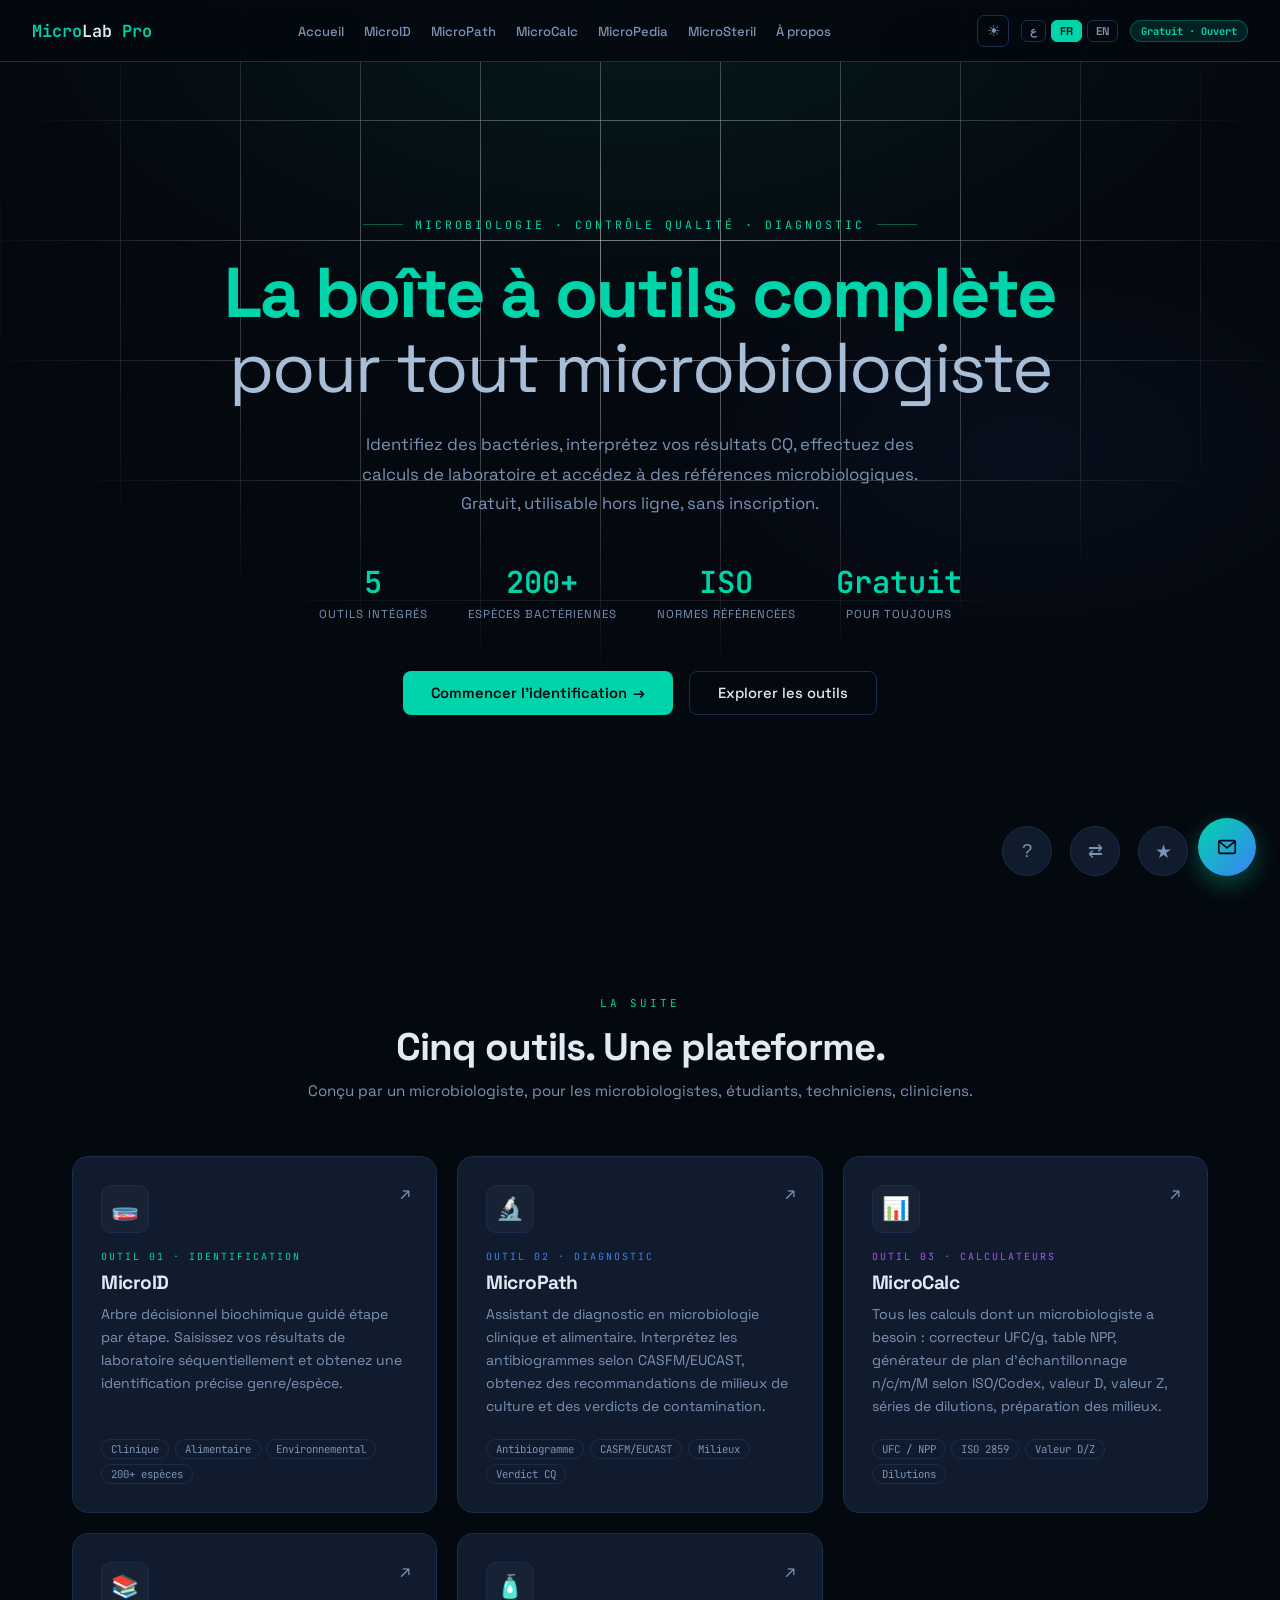
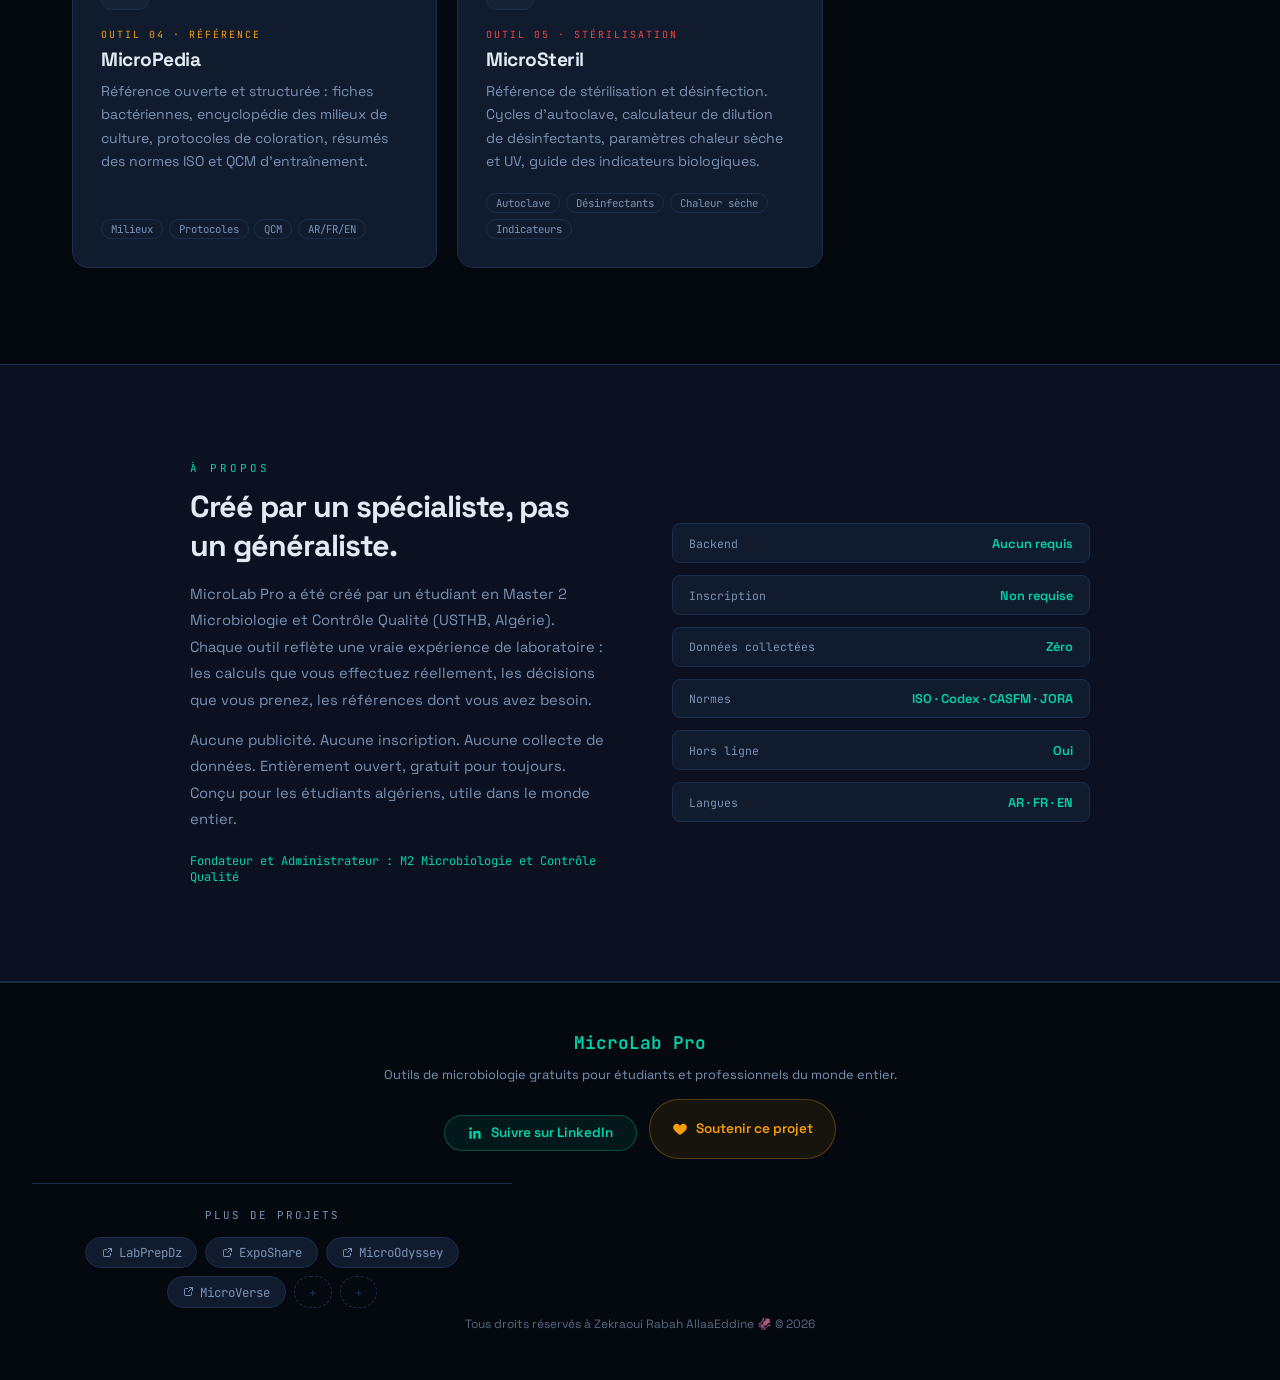
<file: index.html>
<!DOCTYPE html>
<html lang="fr" dir="ltr">
<head>
<meta charset="UTF-8"/>
<meta name="viewport" content="width=device-width, initial-scale=1.0"/>
<title>MicroLab Pro : Outils gratuits de microbiologie et controle qualite</title>
<meta name="description" content="Boite a outils gratuite pour microbiologistes : identification bacterienne, antibiogramme, calculateurs de laboratoire, sterilisation et reference ISO. Sans inscription, en francais, anglais et arabe."/>
<meta name="author" content="Zekraoui Rabah AllaaEddine"/>
<meta name="keywords" content="microbiologie, controle qualite, identification bacterienne, antibiogramme, ISO, laboratoire, USTHB, Algerie,biologie,identification,preparation,مراقبة نوعية،علم الأحياء,ISO,CODEX,JORA"/>
<link rel="canonical" href="https://intj-boy.github.io/MicroLabPro/"/>
<meta property="og:type" content="website"/>
<meta property="og:site_name" content="MicroLab Pro"/>
<meta property="og:title" content="MicroLab Pro : Outils gratuits de microbiologie et controle qualite"/>
<meta property="og:description" content="Identification bacterienne, antibiogramme, calculateurs de laboratoire, sterilisation et reference ISO. Gratuit, sans inscription, en francais, anglais et arabe."/>
<meta property="og:url" content="https://intj-boy.github.io/MicroLabPro/"/>
<meta property="og:image" content="https://intj-boy.github.io/MicroLabPro/og-image.png"/>
<meta property="og:image:width" content="1200"/>
<meta property="og:image:height" content="630"/>
<meta property="og:image:alt" content="MicroLab Pro : boite a outils gratuite de microbiologie et controle qualite"/>
<meta property="og:locale" content="fr_FR"/>
<meta property="og:locale:alternate" content="en_US"/>
<meta property="og:locale:alternate" content="ar_AR"/>
<meta name="twitter:card" content="summary_large_image"/>
<meta name="twitter:title" content="MicroLab Pro : Outils gratuits de microbiologie"/>
<meta name="twitter:description" content="Identification bacterienne, antibiogramme, calculateurs de laboratoire et reference ISO. Gratuit, sans inscription."/>
<meta name="twitter:image" content="https://intj-boy.github.io/MicroLabPro/og-image.png"/>
<meta name="twitter:image:alt" content="MicroLab Pro : boite a outils gratuite de microbiologie"/>
<script type="application/ld+json">
{
  "@context": "https://schema.org",
  "@type": "WebApplication",
  "name": "MicroLab Pro",
  "url": "https://intj-boy.github.io/MicroLabPro/",
  "description": "Boite a outils gratuite pour microbiologistes : identification bacterienne, antibiogramme, calculateurs de laboratoire, sterilisation et reference ISO.",
  "applicationCategory": "EducationalApplication",
  "operatingSystem": "Any",
  "inLanguage": ["fr","en","ar"],
  "offers": { "@type": "Offer", "price": "0", "priceCurrency": "USD" },
  "author": {
    "@type": "Person",
    "name": "Zekraoui Rabah AllaaEddine",
    "sameAs": "https://www.linkedin.com/in/zekraouirabahallaaeddine"
  }
}
</script>
<link rel="preconnect" href="https://fonts.googleapis.com"/>
<link rel="icon" type="image/x-icon" href="favicon.ico"/>
<link rel="icon" type="image/png" sizes="32x32" href="favicon-32x32.png"/>
<link rel="icon" type="image/png" sizes="16x16" href="favicon-16x16.png"/>
<link rel="apple-touch-icon" sizes="180x180" href="apple-touch-icon.png"/>
<link rel="manifest" href="site.webmanifest"/>
<meta name="theme-color" content="#04080f"/>
<link href="https://fonts.googleapis.com/css2?family=Space+Grotesk:wght@300;400;500;600;700&family=JetBrains+Mono:wght@400;600&display=swap" rel="stylesheet"/>
<link rel="stylesheet" href="style.css"/>
</head>
<body>

<div class="loader-screen" id="loaderScreen">
  <div class="loader-mascot">🦑</div>
  <div class="loader-bar"><div class="loader-bar-fill"></div></div>
  <div class="loader-text" data-i18n="loading_text">Chargement de la boite a outils</div>
</div>

<nav>
  <a class="nav-logo" href="index.html">Micro<span>Lab</span> Pro</a>
  <ul class="nav-links">
    <li><a href="index.html" data-i18n="nav_home">Accueil</a></li>
    <li><a href="tools/microid.html" data-i18n="nav_microid">MicroID</a></li>
    <li><a href="tools/micropath.html" data-i18n="nav_micropath">MicroPath</a></li>
    <li><a href="tools/microcalc.html" data-i18n="nav_microcalc">MicroCalc</a></li>
    <li><a href="tools/micropedia.html" data-i18n="nav_micropedia">MicroPedia</a></li>
    <li><a href="tools/microsteril.html" data-i18n="nav_microsteril">MicroSteril</a></li>
    <li><a href="#about" data-i18n="nav_about">A propos</a></li>
  </ul>
  <div class="nav-right">
    <div class="lang-switcher">
      <button class="lang-btn" data-lang="ar" onclick="setLang('ar')">ع</button>
      <button class="lang-btn" data-lang="fr" onclick="setLang('fr')">FR</button>
      <button class="lang-btn" data-lang="en" onclick="setLang('en')">EN</button>
    </div>
    <span class="nav-badge" data-i18n="nav_badge">Gratuit · Ouvert</span>
  </div>
  <button class="hamburger" onclick="toggleMenu()" aria-label="Menu">&#9776;</button>
</nav>

<div class="mobile-menu" id="mobileMenu">
  <a href="index.html" data-i18n="nav_home">Accueil</a>
  <a href="tools/microid.html" data-i18n="nav_microid">MicroID</a>
  <a href="tools/micropath.html" data-i18n="nav_micropath">MicroPath</a>
  <a href="tools/microcalc.html" data-i18n="nav_microcalc">MicroCalc</a>
  <a href="tools/micropedia.html" data-i18n="nav_micropedia">MicroPedia</a>
  <a href="tools/microsteril.html" data-i18n="nav_microsteril">MicroSteril</a>
  <a href="#about" data-i18n="nav_about">A propos</a>
  <div class="lang-switcher" style="margin-top:1rem;">
    <button class="lang-btn" data-lang="ar" onclick="setLang('ar');toggleMenu()">ع</button>
    <button class="lang-btn" data-lang="fr" onclick="setLang('fr');toggleMenu()">FR</button>
    <button class="lang-btn" data-lang="en" onclick="setLang('en');toggleMenu()">EN</button>
  </div>
</div>

<section class="hero">
  <div class="grid-bg"></div>
  <div class="hero-eyebrow" data-i18n="hero_eyebrow">Microbiologie · Controle Qualite · Diagnostic</div>
  <h1><span class="accent" data-i18n="hero_h1a">La boite a outils complete</span><br/><span class="dim" data-i18n="hero_h1b">pour tout microbiologiste</span></h1>
  <p class="hero-sub" data-i18n="hero_sub">Identifiez des bacteries, interpretez vos resultats CQ, effectuez des calculs de laboratoire et accedez a des references microbiologiques.</p>
  <div class="hero-stats">
    <div class="stat"><span class="stat-num" data-i18n="stat1_num">5</span><span class="stat-label" data-i18n="stat1_label">Outils integres</span></div>
    <div class="stat"><span class="stat-num" data-i18n="stat2_num">200+</span><span class="stat-label" data-i18n="stat2_label">Especes bacteriennes</span></div>
    <div class="stat"><span class="stat-num" data-i18n="stat3_num">ISO</span><span class="stat-label" data-i18n="stat3_label">Normes referencees</span></div>
    <div class="stat"><span class="stat-num" data-i18n="stat4_num">Gratuit</span><span class="stat-label" data-i18n="stat4_label">Pour toujours</span></div>
  </div>
  <div class="hero-cta">
    <a class="btn-primary" href="tools/microid.html"><span data-i18n="btn_start">Commencer l'identification</span> &rarr;</a>
    <a class="btn-ghost" href="#tools" data-i18n="btn_explore">Explorer les outils</a>
  </div>
</section>

<section class="tools-section" id="tools">
  <div class="section-header">
    <div class="section-eyebrow" data-i18n="tools_eyebrow">La Suite</div>
    <h2 class="section-title" data-i18n="tools_title">Cinq outils. Une plateforme.</h2>
    <p class="section-sub" data-i18n="tools_sub">Concu par un microbiologiste, pour les microbiologistes.</p>
  </div>
  <div class="tools-grid">

    <a class="tool-card" href="tools/microid.html" style="--card-accent:#00d4aa">
      <span class="tool-arrow">&#8599;</span>
      <div class="tool-icon">🧫</div>
      <div class="tool-tag" data-i18n="t1_tag">Outil 01 · Identification</div>
      <div class="tool-name" data-i18n="t1_name">MicroID</div>
      <p class="tool-desc" data-i18n="t1_desc">Arbre decisionnel biochimique guide.</p>
      <div class="tool-features">
        <span class="feature-pill" data-i18n="t1_p1">Clinique</span>
        <span class="feature-pill" data-i18n="t1_p2">Alimentaire</span>
        <span class="feature-pill" data-i18n="t1_p3">Environnemental</span>
        <span class="feature-pill" data-i18n="t1_p4">200+ especes</span>
      </div>
    </a>

    <a class="tool-card" href="tools/micropath.html" style="--card-accent:#3b82f6">
      <span class="tool-arrow">&#8599;</span>
      <div class="tool-icon">🔬</div>
      <div class="tool-tag" data-i18n="t2_tag">Outil 02 · Diagnostic</div>
      <div class="tool-name" data-i18n="t2_name">MicroPath</div>
      <p class="tool-desc" data-i18n="t2_desc">Assistant de diagnostic.</p>
      <div class="tool-features">
        <span class="feature-pill" data-i18n="t2_p1">Antibiogramme</span>
        <span class="feature-pill" data-i18n="t2_p2">CASFM/EUCAST</span>
        <span class="feature-pill" data-i18n="t2_p3">Milieux</span>
        <span class="feature-pill" data-i18n="t2_p4">Verdict CQ</span>
      </div>
    </a>

    <a class="tool-card" href="tools/microcalc.html" style="--card-accent:#a855f7">
      <span class="tool-arrow">&#8599;</span>
      <div class="tool-icon">📊</div>
      <div class="tool-tag" data-i18n="t3_tag">Outil 03 · Calculateurs</div>
      <div class="tool-name" data-i18n="t3_name">MicroCalc</div>
      <p class="tool-desc" data-i18n="t3_desc">Tous les calculs de laboratoire.</p>
      <div class="tool-features">
        <span class="feature-pill" data-i18n="t3_p1">UFC / NPP</span>
        <span class="feature-pill" data-i18n="t3_p2">ISO 2859</span>
        <span class="feature-pill" data-i18n="t3_p3">Valeur D/Z</span>
        <span class="feature-pill" data-i18n="t3_p4">Dilutions</span>
      </div>
    </a>

    <a class="tool-card" href="tools/micropedia.html" style="--card-accent:#f59e0b">
      <span class="tool-arrow">&#8599;</span>
      <div class="tool-icon">📚</div>
      <div class="tool-tag" data-i18n="t4_tag">Outil 04 · Reference</div>
      <div class="tool-name" data-i18n="t4_name">MicroPedia</div>
      <p class="tool-desc" data-i18n="t4_desc">Reference ouverte et structuree.</p>
      <div class="tool-features">
        <span class="feature-pill" data-i18n="t4_p1">Milieux</span>
        <span class="feature-pill" data-i18n="t4_p2">Protocoles</span>
        <span class="feature-pill" data-i18n="t4_p3">QCM</span>
        <span class="feature-pill" data-i18n="t4_p4">AR/FR/EN</span>
      </div>
    </a>

    <a class="tool-card" href="tools/microsteril.html" style="--card-accent:#ef4444">
      <span class="tool-arrow">&#8599;</span>
      <div class="tool-icon">🧴</div>
      <div class="tool-tag" data-i18n="t5_tag">Outil 05 · Sterilisation</div>
      <div class="tool-name" data-i18n="t5_name">MicroSteril</div>
      <p class="tool-desc" data-i18n="t5_desc">Reference de sterilisation et desinfection.</p>
      <div class="tool-features">
        <span class="feature-pill" data-i18n="t5_p1">Autoclave</span>
        <span class="feature-pill" data-i18n="t5_p2">Desinfectants</span>
        <span class="feature-pill" data-i18n="t5_p3">Chaleur seche</span>
        <span class="feature-pill" data-i18n="t5_p4">Indicateurs</span>
      </div>
    </a>

  </div>
</section>

<section class="about-section" id="about">
  <div class="about-inner">
    <div>
      <div class="section-eyebrow" data-i18n="about_eyebrow">A propos</div>
      <h2 class="about-title" data-i18n="about_title">Cree par un specialiste, pas un generaliste.</h2>
      <p class="about-text" data-i18n="about_p1">MicroLab Pro a ete cree par un etudiant en Master 2 Microbiologie et Controle Qualite.</p>
      <p class="about-text" data-i18n="about_p2">Aucune publicite. Aucune inscription. Aucune collecte de donnees.</p>
      <div class="about-sig" data-i18n="about_sig">Fondateur et Administrateur : M2 Microbiologie et Controle Qualite</div>
    </div>
    <div class="about-specs">
      <div class="spec-row"><span class="spec-key" data-i18n="spec1k">Backend</span><span class="spec-val" data-i18n="spec1v">Aucun requis</span></div>
      <div class="spec-row"><span class="spec-key" data-i18n="spec2k">Inscription</span><span class="spec-val" data-i18n="spec2v">Non requise</span></div>
      <div class="spec-row"><span class="spec-key" data-i18n="spec3k">Donnees collectees</span><span class="spec-val" data-i18n="spec3v">Zero</span></div>
      <div class="spec-row"><span class="spec-key" data-i18n="spec4k">Normes</span><span class="spec-val" data-i18n="spec4v">ISO · Codex · CASFM · JORA</span></div>
      <div class="spec-row"><span class="spec-key" data-i18n="spec5k">Hors ligne</span><span class="spec-val" data-i18n="spec5v">Oui</span></div>
      <div class="spec-row"><span class="spec-key" data-i18n="spec6k">Langues</span><span class="spec-val" data-i18n="spec6v">AR · FR · EN</span></div>
    </div>
  </div>
</section>

<footer>
  <span class="footer-logo">MicroLab Pro</span>
  <p data-i18n="footer_tagline">Outils de microbiologie gratuits pour etudiants et professionnels du monde entier.</p>
  <a class="footer-social" href="https://www.linkedin.com/in/zekraouirabahallaaeddine" target="_blank" rel="noopener">
    <svg viewBox="0 0 24 24"><path d="M20.45 20.45h-3.56v-5.57c0-1.33-.03-3.04-1.85-3.04-1.85 0-2.14 1.45-2.14 2.94v5.67H9.34V9h3.41v1.56h.05c.48-.9 1.64-1.85 3.38-1.85 3.6 0 4.27 2.37 4.27 5.46v6.28zM5.34 7.43a2.06 2.06 0 1 1 0-4.12 2.06 2.06 0 0 1 0 4.12zM7.12 20.45H3.56V9h3.56v11.45z"/></svg>
    <span data-i18n="follow_link">Suivre sur LinkedIn</span>
  </a>
  <p class="footer-copy" data-i18n="copyright">Tous droits reserves a Zekraoui Rabah AllaaEddine 🦑 © 2026</p>
</footer>

<script src="lang.js"></script>
<script src="inquiry.js"></script>
<script src="widgets.js"></script>
<script>
  function toggleMenu() {
    document.getElementById('mobileMenu').classList.toggle('open');
  }
  initLang();
  window.addEventListener('load', () => {
    const loader = document.getElementById('loaderScreen');
    setTimeout(() => {
      loader.classList.add('hidden');
      setTimeout(() => loader.remove(), 600);
    }, 500);
  });
</script>
</body>
</html>
</file>
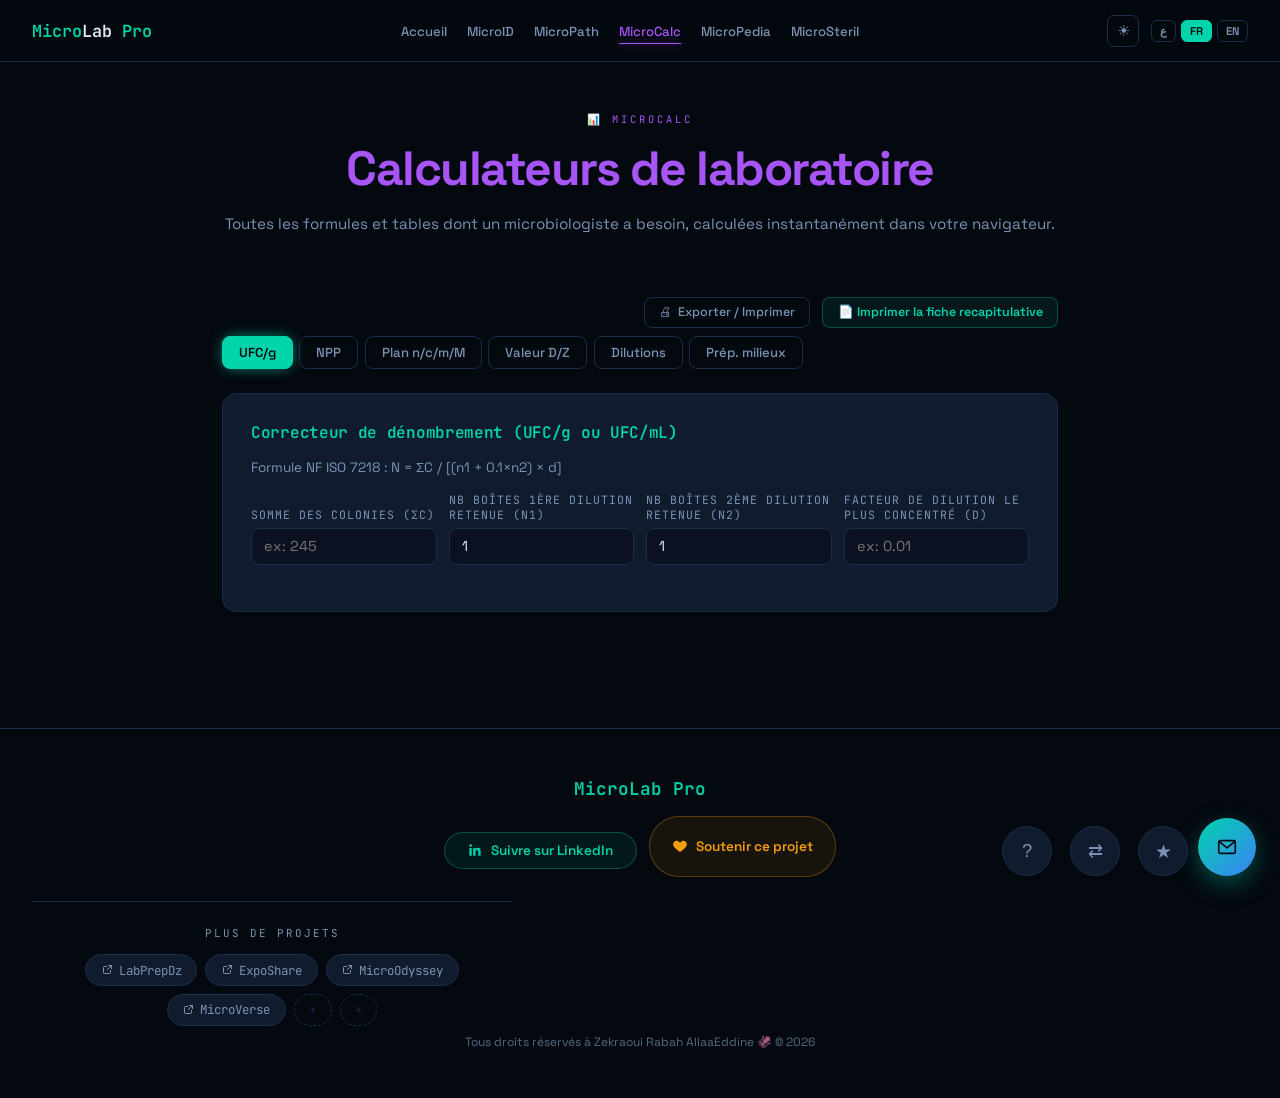
<file: tools/microcalc.html>
<!DOCTYPE html>
<html lang="fr" dir="ltr">
<head>
<meta charset="UTF-8"/>
<meta name="viewport" content="width=device-width, initial-scale=1.0"/>
<title>MicroCalc : Calculateurs de laboratoire microbiologie (UFC, NPP, D/Z)</title>
<meta name="description" content="Calculateurs gratuits pour microbiologistes : correcteur UFC/g, table NPP, plan d'echantillonnage n/c/m/M, valeur D et Z, series de dilutions, preparation de milieux et molarite."/>
<link rel="canonical" href="https://intj-boy.github.io/MicroLabPro/tools/microcalc.html"/>
<meta property="og:type" content="website"/>
<meta property="og:title" content="MicroCalc : Calculateurs de laboratoire"/>
<meta property="og:description" content="Toutes les formules et tables dont un microbiologiste a besoin, calculees instantanement."/>
<meta property="og:url" content="https://intj-boy.github.io/MicroLabPro/tools/microcalc.html"/>
<meta property="og:image" content="https://intj-boy.github.io/MicroLabPro/og-image.png"/>
<script type="application/ld+json">
{
  "@context": "https://schema.org",
  "@type": "WebApplication",
  "name": "MicroCalc",
  "url": "https://intj-boy.github.io/MicroLabPro/tools/microcalc.html",
  "description": "Suite de calculateurs pour la microbiologie et le controle qualite de laboratoire.",
  "applicationCategory": "EducationalApplication",
  "isPartOf": { "@type": "WebSite", "name": "MicroLab Pro", "url": "https://intj-boy.github.io/MicroLabPro/" }
}
</script>
<link rel="preconnect" href="https://fonts.googleapis.com"/>
<link rel="icon" type="image/x-icon" href="../favicon.ico"/>
<link rel="icon" type="image/png" sizes="32x32" href="../favicon-32x32.png"/>
<link rel="icon" type="image/png" sizes="16x16" href="../favicon-16x16.png"/>
<link rel="apple-touch-icon" sizes="180x180" href="../apple-touch-icon.png"/>
<link rel="manifest" href="../site.webmanifest"/>
<meta name="theme-color" content="#04080f"/>
<link href="https://fonts.googleapis.com/css2?family=Space+Grotesk:wght@300;400;500;600;700&family=JetBrains+Mono:wght@400;600&display=swap" rel="stylesheet"/>
<link rel="stylesheet" href="../style.css"/>
</head>
<body>

<div class="loader-screen" id="loaderScreen">
  <div class="loader-mascot">🦑</div>
  <div class="loader-bar"><div class="loader-bar-fill"></div></div>
  <div class="loader-text" data-i18n="loading_text">Chargement de la boite a outils</div>
</div>

<nav>
  <a class="nav-logo" href="../index.html">Micro<span>Lab</span> Pro</a>
  <ul class="nav-links">
    <li><a href="../index.html" data-i18n="nav_home">Accueil</a></li>
    <li><a href="microid.html" data-i18n="nav_microid">MicroID</a></li>
    <li><a href="micropath.html" data-i18n="nav_micropath">MicroPath</a></li>
    <li><a href="microcalc.html" style="color:var(--accent3)" data-i18n="nav_microcalc">MicroCalc</a></li>
    <li><a href="micropedia.html" data-i18n="nav_micropedia">MicroPedia</a></li>
    <li><a href="microsteril.html" data-i18n="nav_microsteril">MicroSteril</a></li>
  </ul>
  <div class="nav-right">
    <div class="lang-switcher">
      <button class="lang-btn" data-lang="ar" onclick="setLang('ar')">ع</button>
      <button class="lang-btn" data-lang="fr" onclick="setLang('fr')">FR</button>
      <button class="lang-btn" data-lang="en" onclick="setLang('en')">EN</button>
    </div>
  </div>
  <button class="hamburger" onclick="toggleMenu()">&#9776;</button>
</nav>
<div class="mobile-menu" id="mobileMenu">
  <a href="../index.html" data-i18n="nav_home">Accueil</a>
  <a href="microid.html" data-i18n="nav_microid">MicroID</a>
  <a href="micropath.html" data-i18n="nav_micropath">MicroPath</a>
  <a href="microcalc.html" data-i18n="nav_microcalc">MicroCalc</a>
  <a href="micropedia.html" data-i18n="nav_micropedia">MicroPedia</a>
  <a href="microsteril.html" data-i18n="nav_microsteril">MicroSteril</a>
  <div class="lang-switcher" style="margin-top:1rem;">
    <button class="lang-btn" data-lang="ar" onclick="setLang('ar');toggleMenu()">ع</button>
    <button class="lang-btn" data-lang="fr" onclick="setLang('fr');toggleMenu()">FR</button>
    <button class="lang-btn" data-lang="en" onclick="setLang('en');toggleMenu()">EN</button>
  </div>
</div>
</div>

<div class="tool-page-header">
  <div class="tool-page-eyebrow" style="color:var(--accent3)"><span data-i18n="microcalc_eyebrow">📊 MicroCalc</span></div>
  <h1 class="tool-page-title" style="color:var(--accent3)" data-i18n="microcalc_title">Calculateurs de laboratoire</h1>
  <p class="tool-page-sub" data-i18n="microcalc_sub">Toutes les formules et tables dont un microbiologiste a besoin, calculées instantanement dans votre navigateur.</p>
</div>

<div class="print-header">
  <strong>MicroLab Pro</strong> &middot; <span id="printDate"></span>
</div>
<div class="tool-page-body">
  <div style="text-align:right; margin-bottom:0.5rem;">
    <button class="export-btn" onclick="printResult()">🖨 <span data-i18n="export_print">Exporter / Imprimer</span></button>
  </div>
  <div class="tabs">
    <button class="tab-btn active" onclick="switchTab('cfu')" data-i18n="mc_tab_cfu">UFC/g</button>
    <button class="tab-btn" onclick="switchTab('mpn')" data-i18n="mc_tab_mpn">NPP</button>
    <button class="tab-btn" onclick="switchTab('sampling')" data-i18n="mc_tab_plan">Plan n/c/m/M</button>
    <button class="tab-btn" onclick="switchTab('dvalue')" data-i18n="mc_tab_dz">Valeur D/Z</button>
    <button class="tab-btn" onclick="switchTab('dilution')" data-i18n="mc_tab_dil">Dilutions</button>
    <button class="tab-btn" onclick="switchTab('media')" data-i18n="mc_tab_media">Prep. milieux</button>
  </div>

  <!-- CFU CORRECTOR -->
  <div class="tab-content active" id="tab-cfu">
    <div class="calc-card">
      <h3 data-i18n="mc_cfu_h3">Correcteur de dénombrement (UFC/g ou UFC/mL)</h3>
      <p style="color:var(--muted); font-size:0.85rem; margin-bottom:1rem;" data-i18n="mc_cfu_formula">Formule NF ISO 7218 : N = ΣC / [(n1 + 0.1×n2) × d]</p>
      <div class="field-row">
        <div class="field"><label data-i18n="mc_cfu_sum">Somme des colonies (ΣC)</label><input type="number" id="cfuSum" placeholder="ex: 245" oninput="calcCFU()"/></div>
        <div class="field"><label data-i18n="mc_cfu_n1">Nb boîtes 1ère dilution retenue (n1)</label><input type="number" id="cfuN1" value="1" oninput="calcCFU()"/></div>
        <div class="field"><label data-i18n="mc_cfu_n2">Nb boîtes 2ème dilution retenue (n2)</label><input type="number" id="cfuN2" value="1" oninput="calcCFU()"/></div>
        <div class="field"><label data-i18n="mc_cfu_d">Facteur de dilution le plus concentré (d)</label><input type="number" id="cfuD" placeholder="ex: 0.01" step="any" oninput="calcCFU()"/></div>
      </div>
      <div class="result-box" id="cfuResult">
        <div class="result-label" data-i18n="mc_cfu_result">Résultat</div>
        <div class="result-value" id="cfuValue"></div>
        <div class="result-sub" id="cfuSub"></div>
      </div>
    </div>
  </div>

  <!-- MPN -->
  <div class="tab-content" id="tab-mpn">
    <div class="calc-card">
      <h3 data-i18n="mc_mpn_h3">Table du Nombre le Plus Probable (NPP)</h3>
      <p style="color:var(--muted); font-size:0.85rem; margin-bottom:1rem;" data-i18n="mc_mpn_desc">Méthode à 3 tubes par dilution.</p>
      <div class="field-row">
        <div class="field"><label data-i18n="mc_mpn_a">Positifs 1ère dilution (/3)</label>
          <select id="mpnA"><option>0</option><option>1</option><option>2</option><option>3</option></select>
        </div>
        <div class="field"><label data-i18n="mc_mpn_b">Positifs 2ème dilution (/3)</label>
          <select id="mpnB"><option>0</option><option>1</option><option>2</option><option>3</option></select>
        </div>
        <div class="field"><label data-i18n="mc_mpn_c">Positifs 3ème dilution (/3)</label>
          <select id="mpnC"><option>0</option><option>1</option><option>2</option><option>3</option></select>
        </div>
        <button class="btn-calc" onclick="calcMPN()" data-i18n="mc_mpn_calc">Calculer</button>
      </div>
      <div class="result-box" id="mpnResult">
        <div class="result-label" data-i18n="mc_mpn_result">NPP / 100mL (ou g)</div>
        <div class="result-value" id="mpnValue"></div>
        <div class="result-sub" id="mpnSub"></div>
      </div>
    </div>
  </div>

  <!-- SAMPLING PLAN -->
  <div class="tab-content" id="tab-sampling">
    <div class="calc-card">
      <h3 data-i18n="mc_plan_h3">Générateur de plan d'échantillonnage (n, c, m, M)</h3>
      <p style="color:var(--muted); font-size:0.85rem; margin-bottom:1rem;" data-i18n="mc_plan_desc">Selon Codex Alimentarius / ISO 2859.</p>
      <div class="field-row">
        <div class="field">
          <label data-i18n="mc_plan_class">Classe de danger</label>
          <select id="planClass" onchange="calcPlan()">
            <option value="1" data-i18n="mc_plan_c1">Classe 1 : Pas de danger direct pour la santé (n=5, c=3)</option>
            <option value="2" data-i18n="mc_plan_c2">Classe 2 : Danger indirect faible (n=5, c=2)</option>
            <option value="3" data-i18n="mc_plan_c3">Classe 3 : Danger indirect modéré (n=5, c=1)</option>
            <option value="4" data-i18n="mc_plan_c4">Classe 4 : Danger modéré, propagation limitée (n=5, c=0)</option>
            <option value="5" data-i18n="mc_plan_c5">Classe 5 : Danger sévère (n=10, c=0)</option>
            <option value="6" data-i18n="mc_plan_c6">Classe 6 : Danger sévère, pathogène strict (n=15, c=0)</option>
          </select>
        </div>
        <div class="field">
          <label data-i18n="mc_plan_m">m (UFC/g, seuil acceptable)</label>
          <input type="number" id="planM" placeholder="ex: 100" oninput="calcPlan()"/>
        </div>
        <div class="field">
          <label data-i18n="mc_plan_cap">M (UFC/g, seuil rejet)</label>
          <input type="number" id="planCap" placeholder="ex: 1000" oninput="calcPlan()"/>
        </div>
      </div>
      <div class="result-box show" id="planResult" style="display:block">
        <div style="display:grid; grid-template-columns:repeat(4,1fr); gap:1rem; text-align:center;">
          <div><div class="result-label">n</div><div class="result-value" id="planN">5</div><div class="result-sub" data-i18n="mc_plan_samples">échantillons</div></div>
          <div><div class="result-label">c</div><div class="result-value" id="planC">3</div><div class="result-sub" data-i18n="mc_plan_tolerance">tolérance</div></div>
          <div><div class="result-label">m</div><div class="result-value" id="planMOut">-</div><div class="result-sub" data-i18n="mc_plan_ufc">UFC/g</div></div>
          <div><div class="result-label">M</div><div class="result-value" id="planMax">-</div><div class="result-sub" data-i18n="mc_plan_ufc">UFC/g</div></div>
        </div>
        <div class="result-sub" style="margin-top:1rem;" id="planExplain"></div>
      </div>
    </div>
  </div>

  <!-- D/Z VALUE -->
  <div class="tab-content" id="tab-dvalue">
    <div class="calc-card">
      <h3 data-i18n="mc_dz_h3a">Valeur D (temps de réduction décimale)</h3>
      <p style="color:var(--muted); font-size:0.85rem; margin-bottom:1rem;" data-i18n="mc_dz_formula_d">D = t / log(N0/N)</p>
      <div class="field-row">
        <div class="field"><label data-i18n="mc_dz_n0">Population initiale N0 (UFC/mL)</label><input type="number" id="dN0" placeholder="ex: 1000000" oninput="calcD()"/></div>
        <div class="field"><label data-i18n="mc_dz_n">Population finale N (UFC/mL)</label><input type="number" id="dN" placeholder="ex: 1000" oninput="calcD()"/></div>
        <div class="field"><label data-i18n="mc_dz_t">Temps de traitement t (min)</label><input type="number" id="dT" placeholder="ex: 15" oninput="calcD()"/></div>
      </div>
      <div class="result-box" id="dResult">
        <div class="result-label" data-i18n="mc_dz_result_d">Valeur D</div>
        <div class="result-value" id="dValue"></div>
        <div class="result-sub" id="dSub"></div>
      </div>
    </div>
    <div class="calc-card">
      <h3 data-i18n="mc_dz_h3b">Valeur Z (sensibilité thermique)</h3>
      <p style="color:var(--muted); font-size:0.85rem; margin-bottom:1rem;" data-i18n="mc_dz_formula_z">Z = (T2 - T1) / (log D1 - log D2)</p>
      <div class="field-row">
        <div class="field"><label data-i18n="mc_dz_t1">Température T1 (°C)</label><input type="number" id="zT1" placeholder="ex: 100" oninput="calcZ()"/></div>
        <div class="field"><label data-i18n="mc_dz_d1">D1 (min)</label><input type="number" id="zD1" placeholder="ex: 10" oninput="calcZ()"/></div>
        <div class="field"><label data-i18n="mc_dz_t2">Température T2 (°C)</label><input type="number" id="zT2" placeholder="ex: 110" oninput="calcZ()"/></div>
        <div class="field"><label data-i18n="mc_dz_d2">D2 (min)</label><input type="number" id="zD2" placeholder="ex: 1" oninput="calcZ()"/></div>
      </div>
      <div class="result-box" id="zResult">
        <div class="result-label" data-i18n="mc_dz_result_z">Valeur Z</div>
        <div class="result-value" id="zValue"></div>
        <div class="result-sub" data-i18n="mc_dz_z_sub">°C nécessaires pour diviser D par 10</div>
      </div>
    </div>
  </div>

  <!-- DILUTION SERIES -->
  <div class="tab-content" id="tab-dilution">
    <div class="calc-card">
      <h3 data-i18n="mc_dil_h3">Planificateur de série de dilutions décimales</h3>
      <div class="field-row">
        <div class="field"><label data-i18n="mc_dil_sample">Volume échantillon initial (mL ou g)</label><input type="number" id="dilSample" value="1" oninput="calcDilution()"/></div>
        <div class="field"><label data-i18n="mc_dil_diluent">Volume diluant par tube (mL)</label><input type="number" id="dilDiluent" value="9" oninput="calcDilution()"/></div>
        <div class="field"><label data-i18n="mc_dil_count">Nombre de dilutions</label><input type="number" id="dilCount" value="6" min="1" max="10" oninput="calcDilution()"/></div>
      </div>
      <div class="result-box show" id="dilResult" style="display:block"></div>
    </div>
  </div>

  <!-- MEDIA PREP -->
  <div class="tab-content" id="tab-media">
    <div class="calc-card">
      <h3 data-i18n="mc_mp_h3">Calculateur de préparation de milieux de culture</h3>
      <div class="field-row">
        <div class="field"><label data-i18n="mc_mp_conc">Concentration indiquée (g/L)</label><input type="number" id="mpConc" placeholder="ex: 65" oninput="calcMediaPrep()"/></div>
        <div class="field"><label data-i18n="mc_mp_vol">Volume à préparer (mL)</label><input type="number" id="mpVol" placeholder="ex: 500" oninput="calcMediaPrep()"/></div>
      </div>
      <div class="result-box" id="mpResult">
        <div class="result-label" data-i18n="mc_mp_result">Masse à peser</div>
        <div class="result-value" id="mpValue"></div>
        <div class="result-sub" id="mpSub"></div>
      </div>
    </div>
    <div class="calc-card">
      <h3 data-i18n="mc_mol_h3">Calculateur de molarité</h3>
      <p style="color:var(--muted); font-size:0.85rem; margin-bottom:1rem;" data-i18n="mc_mol_formula">Masse (g) = Molarité (mol/L) × Volume (L) × Masse molaire (g/mol)</p>
      <div class="field-row">
        <div class="field"><label data-i18n="mc_mol_m">Molarité souhaitée (mol/L)</label><input type="number" id="molM" step="any" placeholder="ex: 0.1" oninput="calcMolarity()"/></div>
        <div class="field"><label data-i18n="mc_mol_v">Volume (mL)</label><input type="number" id="molV" placeholder="ex: 1000" oninput="calcMolarity()"/></div>
        <div class="field"><label data-i18n="mc_mol_mm">Masse molaire (g/mol)</label><input type="number" id="molMM" placeholder="ex: 58.44 (NaCl)" oninput="calcMolarity()"/></div>
      </div>
      <div class="result-box" id="molResult">
        <div class="result-label" data-i18n="mc_mol_result">Masse à peser</div>
        <div class="result-value" id="molValue"></div>
      </div>
    </div>
  </div>

</div>

<footer>
  <span class="footer-logo">MicroLab Pro</span>
  <a class="footer-social" href="https://www.linkedin.com/in/zekraouirabahallaaeddine" target="_blank" rel="noopener">
    <svg viewBox="0 0 24 24"><path d="M20.45 20.45h-3.56v-5.57c0-1.33-.03-3.04-1.85-3.04-1.85 0-2.14 1.45-2.14 2.94v5.67H9.34V9h3.41v1.56h.05c.48-.9 1.64-1.85 3.38-1.85 3.6 0 4.27 2.37 4.27 5.46v6.28zM5.34 7.43a2.06 2.06 0 1 1 0-4.12 2.06 2.06 0 0 1 0 4.12zM7.12 20.45H3.56V9h3.56v11.45z"/></svg>
    <span data-i18n="follow_link">Suivre sur LinkedIn</span>
  </a>
  <p class="footer-copy" data-i18n="copyright">Tous droits reserves a Zekraoui Rabah AllaaEddine 🦑 © 2026</p>
</footer>

<script src="../lang.js"></script>
<script src="../inquiry.js"></script>
<script src="../widgets.js"></script>
<script>
function toggleMenu(){ document.getElementById('mobileMenu').classList.toggle('open'); }
function switchTab(id){
  const ids=['cfu','mpn','sampling','dvalue','dilution','media'];
  document.querySelectorAll('.tab-btn').forEach((b,i)=>b.classList.toggle('active', ids[i]===id));
  document.querySelectorAll('.tab-content').forEach(t=>t.classList.toggle('active', t.id==='tab-'+id));
}

// ── CFU CORRECTOR ──
function calcCFU(){
  const sum=+document.getElementById('cfuSum').value;
  const n1=+document.getElementById('cfuN1').value;
  const n2=+document.getElementById('cfuN2').value;
  const d=+document.getElementById('cfuD').value;
  const box=document.getElementById('cfuResult');
  const t = LANG[currentLang || 'fr'];
  if(!sum||!d||(!n1&&!n2)){ box.classList.remove('show'); return; }
  const N = sum / ((n1 + 0.1*n2) * d);
  box.classList.add('show');
  document.getElementById('cfuValue').textContent = N.toExponential(2).replace('e+','×10^') + ' UFC/g';
  document.getElementById('cfuSub').textContent = t.mc_cfu_raw.replace('{n}', Math.round(N).toLocaleString());
}

// ── MPN TABLE (standard 3-tube, McCrady simplified subset) ──
const MPN_TABLE = {
  '0-0-0':0,'0-0-1':3,'0-1-0':3,'1-0-0':4,'1-0-1':7,'1-1-0':7,'1-1-1':11,'1-2-0':11,
  '2-0-0':9,'2-0-1':14,'2-1-0':15,'2-1-1':20,'2-2-0':21,'2-2-1':28,'2-3-0':29,
  '3-0-0':23,'3-0-1':39,'3-0-2':64,'3-1-0':43,'3-1-1':75,'3-1-2':120,
  '3-2-0':93,'3-2-1':150,'3-2-2':210,'3-3-0':240,'3-3-1':460,'3-3-2':1100,'3-3-3':1100
};
function calcMPN(){
  const a=document.getElementById('mpnA').value;
  const b=document.getElementById('mpnB').value;
  const c=document.getElementById('mpnC').value;
  const key = `${a}-${b}-${c}`;
  const val = MPN_TABLE[key];
  const box=document.getElementById('mpnResult');
  const t = LANG[currentLang || 'fr'];
  box.classList.add('show');
  if(val===undefined){
    document.getElementById('mpnValue').textContent = t.mc_mpn_offtable;
    document.getElementById('mpnSub').textContent = t.mc_mpn_offtable_sub;
  } else {
    document.getElementById('mpnValue').textContent = val + ' /100mL';
    document.getElementById('mpnSub').textContent = t.mc_mpn_combo_sub.replace('{key}', key);
  }
}

// ── SAMPLING PLAN ──
const PLAN_TABLE = {
  '1':{n:5,c:3}, '2':{n:5,c:2}, '3':{n:5,c:1}, '4':{n:5,c:0}, '5':{n:10,c:0}, '6':{n:15,c:0}
};
function calcPlan(){
  const cls = document.getElementById('planClass').value;
  const m = document.getElementById('planM').value;
  const M = document.getElementById('planCap').value;
  const p = PLAN_TABLE[cls];
  const t = LANG[currentLang || 'fr'];
  document.getElementById('planN').textContent = p.n;
  document.getElementById('planC').textContent = p.c;
  document.getElementById('planMOut').textContent = m || '-';
  document.getElementById('planMax').textContent = M || '-';
  document.getElementById('planExplain').textContent = t.mc_plan_explain.replace('{n}',p.n).replace('{c}',p.c);
}

// ── D VALUE ──
function calcD(){
  const N0=+document.getElementById('dN0').value;
  const N=+document.getElementById('dN').value;
  const t=+document.getElementById('dT').value;
  const box=document.getElementById('dResult');
  const tr = LANG[currentLang || 'fr'];
  if(!N0||!N||!t||N0<=N){ box.classList.remove('show'); return; }
  const D = t / (Math.log10(N0/N));
  box.classList.add('show');
  document.getElementById('dValue').textContent = D.toFixed(2) + ' min';
  document.getElementById('dSub').textContent = tr.mc_dz_d_sub;
}
function calcZ(){
  const T1=+document.getElementById('zT1').value;
  const D1=+document.getElementById('zD1').value;
  const T2=+document.getElementById('zT2').value;
  const D2=+document.getElementById('zD2').value;
  const box=document.getElementById('zResult');
  if(!T1||!T2||!D1||!D2||T1===T2){ box.classList.remove('show'); return; }
  const Z = Math.abs(T2-T1) / Math.abs(Math.log10(D1)-Math.log10(D2));
  box.classList.add('show');
  document.getElementById('zValue').textContent = Z.toFixed(2) + ' °C';
}

// ── DILUTION SERIES ──
function calcDilution(){
  const sample=+document.getElementById('dilSample').value;
  const diluent=+document.getElementById('dilDiluent').value;
  const count=+document.getElementById('dilCount').value;
  const box=document.getElementById('dilResult');
  const t = LANG[currentLang || 'fr'];
  if(!sample||!diluent||!count){ box.innerHTML=''; return; }
  const factor = sample/(sample+diluent);
  let rows='';
  let cumFactor = 1;
  for(let i=1;i<=count;i++){
    cumFactor *= factor;
    rows += `<div style="display:flex;justify-content:space-between;padding:0.4rem 0;border-bottom:1px solid var(--border);font-size:0.85rem;">
      <span>${t.mc_dil_tube_label.replace('{i}',i).replace('{i}',i)}</span>
      <span style="font-family:var(--mono);color:var(--accent3)">${sample}mL + ${diluent}mL</span>
      <span style="color:var(--muted)">${t.mc_dil_factor_label.replace('{f}', cumFactor.toExponential(1))}</span>
    </div>`;
  }
  box.innerHTML = `<div class="result-label">${t.mc_dil_series_label}</div>${rows}`;
}

// ── MEDIA PREP ──
function calcMediaPrep(){
  const conc=+document.getElementById('mpConc').value;
  const vol=+document.getElementById('mpVol').value;
  const box=document.getElementById('mpResult');
  const t = LANG[currentLang || 'fr'];
  if(!conc||!vol){ box.classList.remove('show'); return; }
  const mass = (conc*vol)/1000;
  box.classList.add('show');
  document.getElementById('mpValue').textContent = mass.toFixed(2) + ' g';
  document.getElementById('mpSub').textContent = t.mc_mp_result_sub.replace('{vol}',vol).replace('{conc}',conc).replace('{mass}',mass.toFixed(2));
}
function calcMolarity(){
  const M=+document.getElementById('molM').value;
  const V=+document.getElementById('molV').value;
  const MM=+document.getElementById('molMM').value;
  const box=document.getElementById('molResult');
  if(!M||!V||!MM){ box.classList.remove('show'); return; }
  const mass = M * (V/1000) * MM;
  box.classList.add('show');
  document.getElementById('molValue').textContent = mass.toFixed(3) + ' g';
}

// init sampling plan default
window.addEventListener('load', ()=>{
  initLang(); calcPlan(); calcDilution();
  const loader = document.getElementById('loaderScreen');
  setTimeout(() => { loader.classList.add('hidden'); setTimeout(() => loader.remove(), 600); }, 500);
  window.CHEATSHEET_DATA = {
    title: 'MicroCalc Cheat Sheet',
    sections: [
      { heading: 'Sampling plan classes (n, c, m, M)', headers: ['Class','n','c','Description'],
        rows: [
          ['1','5','3','No direct health hazard'],
          ['2','5','2','Low indirect hazard'],
          ['3','5','1','Moderate indirect hazard'],
          ['4','5','0','Moderate hazard, limited spread'],
          ['5','10','0','Severe hazard'],
          ['6','15','0','Severe hazard, strict pathogen']
        ]
      },
      { heading: 'Key formulas', headers: ['Calculation','Formula'],
        rows: [
          ['CFU/g (ISO 7218)','N = &Sigma;C / [(n1 + 0.1&times;n2) &times; d]'],
          ['D-value','D = t / log(N0/N)'],
          ['Z-value','Z = (T2 - T1) / (log D1 - log D2)'],
          ['Molarity','Mass (g) = Molarity (mol/L) &times; Volume (L) &times; Molar mass (g/mol)']
        ]
      },
      { heading: 'MPN table (3-tube method, selected values)', headers: ['Positive tubes (a-b-c)','MPN/100mL'],
        rows: [['0-0-0','0'],['1-0-0','4'],['2-0-0','9'],['3-0-0','23'],['3-1-0','43'],['3-2-0','93'],['3-3-0','240'],['3-3-3','1100']]
      }
    ]
  };
  injectCheatSheetButton('.tool-page-body > div:first-child');
});
window.addEventListener('langchange', () => {
  calcCFU(); calcMPN(); calcPlan(); calcD(); calcDilution(); calcMediaPrep();
});
</script>
</body>
</html>
</file>
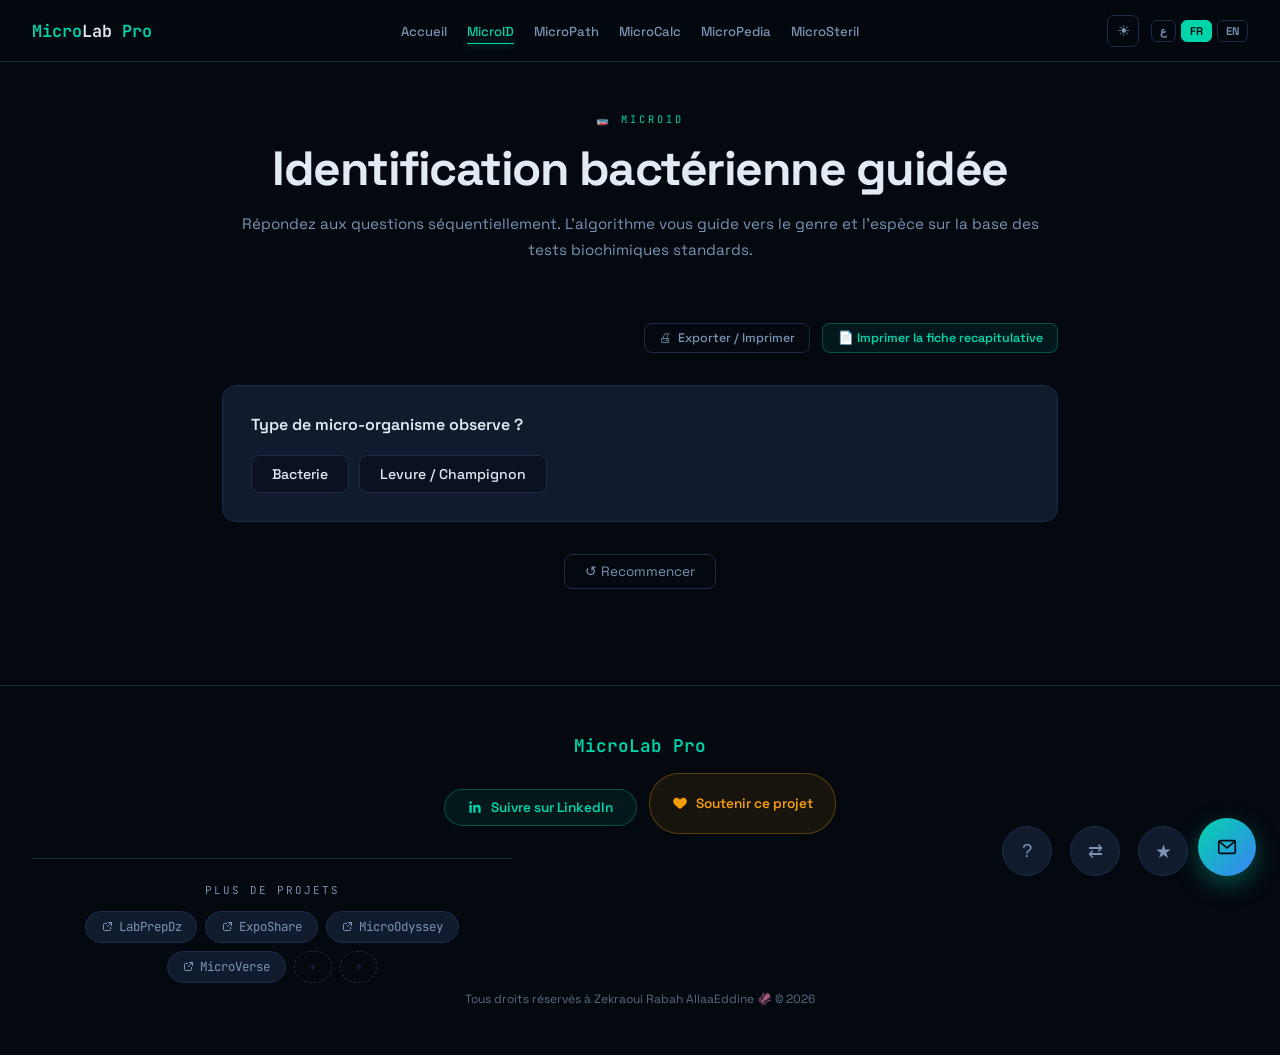
<file: tools/microid.html>
<!DOCTYPE html>
<html lang="fr" dir="ltr">
<head>
<meta charset="UTF-8"/>
<meta name="viewport" content="width=device-width, initial-scale=1.0"/>
<title>MicroID : Identification bacterienne guidee gratuite</title>
<meta name="description" content="Identifiez plus de 50 bacteries, levures et moisissures par arbre decisionnel biochimique guide : Gram, catalase, oxydase, TSI et plus. Outil gratuit pour etudiants et laborantins."/>
<link rel="canonical" href="https://intj-boy.github.io/MicroLabPro/tools/microid.html"/>
<meta property="og:type" content="website"/>
<meta property="og:title" content="MicroID : Identification bacterienne guidee"/>
<meta property="og:description" content="Arbre decisionnel biochimique interactif pour identifier bacteries, levures et moisissures."/>
<meta property="og:url" content="https://intj-boy.github.io/MicroLabPro/tools/microid.html"/>
<meta property="og:image" content="https://intj-boy.github.io/MicroLabPro/og-image.png"/>
<script type="application/ld+json">
{
  "@context": "https://schema.org",
  "@type": "WebApplication",
  "name": "MicroID",
  "url": "https://intj-boy.github.io/MicroLabPro/tools/microid.html",
  "description": "Outil d'identification bacterienne par arbre de decision biochimique.",
  "applicationCategory": "EducationalApplication",
  "isPartOf": { "@type": "WebSite", "name": "MicroLab Pro", "url": "https://intj-boy.github.io/MicroLabPro/" }
}
</script>
<link rel="preconnect" href="https://fonts.googleapis.com"/>
<link rel="icon" type="image/x-icon" href="../favicon.ico"/>
<link rel="icon" type="image/png" sizes="32x32" href="../favicon-32x32.png"/>
<link rel="icon" type="image/png" sizes="16x16" href="../favicon-16x16.png"/>
<link rel="apple-touch-icon" sizes="180x180" href="../apple-touch-icon.png"/>
<link rel="manifest" href="../site.webmanifest"/>
<meta name="theme-color" content="#04080f"/>
<link href="https://fonts.googleapis.com/css2?family=Space+Grotesk:wght@300;400;500;600;700&family=JetBrains+Mono:wght@400;600&display=swap" rel="stylesheet"/>
<link rel="stylesheet" href="../style.css"/>
</head>
<body>

<div class="loader-screen" id="loaderScreen">
  <div class="loader-mascot">🦑</div>
  <div class="loader-bar"><div class="loader-bar-fill"></div></div>
  <div class="loader-text" data-i18n="loading_text">Chargement de la boite a outils</div>
</div>

<nav>
  <a class="nav-logo" href="../index.html">Micro<span>Lab</span> Pro</a>
  <ul class="nav-links">
    <li><a href="../index.html" data-i18n="nav_home">Accueil</a></li>
    <li><a href="microid.html" style="color:var(--accent)" data-i18n="nav_microid">MicroID</a></li>
    <li><a href="micropath.html" data-i18n="nav_micropath">MicroPath</a></li>
    <li><a href="microcalc.html" data-i18n="nav_microcalc">MicroCalc</a></li>
    <li><a href="micropedia.html" data-i18n="nav_micropedia">MicroPedia</a></li>
    <li><a href="microsteril.html" data-i18n="nav_microsteril">MicroSteril</a></li>
  </ul>
  <div class="nav-right">
    <div class="lang-switcher">
      <button class="lang-btn" data-lang="ar" onclick="setLang('ar')">ع</button>
      <button class="lang-btn" data-lang="fr" onclick="setLang('fr')">FR</button>
      <button class="lang-btn" data-lang="en" onclick="setLang('en')">EN</button>
    </div>
  </div>
  <button class="hamburger" onclick="toggleMenu()">&#9776;</button>
</nav>

<div class="mobile-menu" id="mobileMenu">
  <a href="../index.html" data-i18n="nav_home">Accueil</a>
  <a href="microid.html" data-i18n="nav_microid">MicroID</a>
  <a href="micropath.html" data-i18n="nav_micropath">MicroPath</a>
  <a href="microcalc.html" data-i18n="nav_microcalc">MicroCalc</a>
  <a href="micropedia.html" data-i18n="nav_micropedia">MicroPedia</a>
  <a href="microsteril.html" data-i18n="nav_microsteril">MicroSteril</a>
  <div class="lang-switcher" style="margin-top:1rem;">
    <button class="lang-btn" data-lang="ar" onclick="setLang('ar');toggleMenu()">ع</button>
    <button class="lang-btn" data-lang="fr" onclick="setLang('fr');toggleMenu()">FR</button>
    <button class="lang-btn" data-lang="en" onclick="setLang('en');toggleMenu()">EN</button>
  </div>
</div>
</div>

<div class="tool-page-header">
  <div class="tool-page-eyebrow" style="color:var(--accent)"><span data-i18n="microid_eyebrow">🧫 MicroID</span></div>
  <h1 class="tool-page-title" data-i18n="microid_title">Identification bactérienne guidée</h1>
  <p class="tool-page-sub" data-i18n="microid_sub">Répondez aux questions séquentiellement. L'algorithme vous guide vers le genre et l'espèce sur la base des tests biochimiques standards.</p>
</div>

<div class="print-header">
  <strong>MicroLab Pro</strong> &middot; <span id="printDate"></span>
</div>
<div class="tool-page-body">
  <div style="text-align:right; margin-bottom:0.5rem;">
    <button class="export-btn" onclick="printResult()">🖨 <span data-i18n="export_print">Exporter / Imprimer</span></button>
  </div>

  <!-- PATH DISPLAY -->
  <div class="tree-path" id="pathDisplay"></div>

  <!-- TREE STEP -->
  <div id="treeContainer"></div>

  <!-- RESET -->
  <div style="text-align:center; margin-top:1rem;">
    <button class="btn-reset" onclick="resetTree()">↺ <span data-i18n="microid_reset">Recommencer</span></button>
  </div>

</div>

<footer>
  <span class="footer-logo">MicroLab Pro</span>
  <a class="footer-social" href="https://www.linkedin.com/in/zekraouirabahallaaeddine" target="_blank" rel="noopener">
    <svg viewBox="0 0 24 24"><path d="M20.45 20.45h-3.56v-5.57c0-1.33-.03-3.04-1.85-3.04-1.85 0-2.14 1.45-2.14 2.94v5.67H9.34V9h3.41v1.56h.05c.48-.9 1.64-1.85 3.38-1.85 3.6 0 4.27 2.37 4.27 5.46v6.28zM5.34 7.43a2.06 2.06 0 1 1 0-4.12 2.06 2.06 0 0 1 0 4.12zM7.12 20.45H3.56V9h3.56v11.45z"/></svg>
    <span data-i18n="follow_link">Suivre sur LinkedIn</span>
  </a>
  <p class="footer-copy" data-i18n="copyright">Tous droits réservés à Zekraoui Rabah AllaaEddine 🦑 © 2026</p>
</footer>

<script src="../lang.js"></script>
<script src="../inquiry.js"></script>
<script src="../widgets.js"></script>
<script>
// ── DECISION TREE ─────────────────────────────────────────────────────────────
// Structure: { id, question, options: [{label, next}] } or { id, result: {name, family, notes} }

const TREE = {
  start: {
    q: { fr:"Type de micro-organisme observe ?", en:"Type of microorganism observed?", ar:"نوع الكائن الدقيق الملاحظ؟" },
    options: [
      { label:{ fr:"Bacterie", en:"Bacterium", ar:"بكتيريا" }, next:"gram_choice" },
      { label:{ fr:"Levure / Champignon", en:"Yeast / Fungus", ar:"خميرة / فطر" }, next:"fungi_type" }
    ]
  },
  gram_choice: {
    q: { fr:"Coloration de Gram ?", en:"Gram stain?", ar:"صبغة غرام؟" },
    options: [
      { label:{ fr:"Gram +", en:"Gram +", ar:"غرام +" }, next:"gram_pos" },
      { label:{ fr:"Gram -", en:"Gram -", ar:"غرام -" }, next:"gram_neg" }
    ]
  },
  fungi_type: {
    q: { fr:"Morphologie microscopique ?", en:"Microscopic morphology?", ar:"الشكل المجهري؟" },
    options: [
      { label:{ fr:"Cellules bourgeonnantes (levure)", en:"Budding cells (yeast)", ar:"خلايا متبرعمة (خميرة)" }, next:"fungi_yeast" },
      { label:{ fr:"Hyphes cloisonnes", en:"Septate hyphae", ar:"خيوط مقسمة" }, next:"fungi_mold_septate" },
      { label:{ fr:"Hyphes non cloisonnes", en:"Non-septate hyphae", ar:"خيوط غير مقسمة" }, next:"r_mucor" }
    ]
  },
  fungi_yeast: {
    q: { fr:"Test de blastese (germ tube) ?", en:"Germ tube test?", ar:"اختبار الأنبوب الجرثومي؟" },
    options: [
      { label:{ fr:"Positif", en:"Positive", ar:"إيجابي" }, next:"r_candida_albicans" },
      { label:{ fr:"Negatif", en:"Negative", ar:"سلبي" }, next:"fungi_yeast_neg" }
    ]
  },
  fungi_yeast_neg: {
    q: { fr:"Pigmentation sur CHROMagar ?", en:"CHROMagar pigmentation?", ar:"التصبغ على CHROMagar؟" },
    options: [
      { label:{ fr:"Colonies roses", en:"Pink colonies", ar:"مستعمرات وردية" }, next:"r_candida_glabrata" },
      { label:{ fr:"Colonies bleu-vert metallique", en:"Metallic blue-green colonies", ar:"مستعمرات زرقاء معدنية" }, next:"r_candida_tropicalis" },
      { label:{ fr:"Capsule visible a l'encre de Chine", en:"Capsule visible with India ink", ar:"محفظة ظاهرة بالحبر الصيني" }, next:"r_cryptococcus" }
    ]
  },
  fungi_mold_septate: {
    q: { fr:"Couleur et tete conidienne ?", en:"Color and conidial head?", ar:"اللون ورأس الأبواغ؟" },
    options: [
      { label:{ fr:"Tete radiee noire/verte (Aspergillus)", en:"Black/green radiate head (Aspergillus)", ar:"رأس إشعاعي أسود/أخضر" }, next:"fungi_aspergillus" },
      { label:{ fr:"Colonies duveteuses colorees (dermatophyte)", en:"Colored fluffy colonies (dermatophyte)", ar:"مستعمرات زغبية ملونة" }, next:"fungi_dermato" }
    ]
  },
  fungi_aspergillus: {
    q: { fr:"Couleur des conidies ?", en:"Conidia color?", ar:"لون الأبواغ؟" },
    options: [
      { label:{ fr:"Vert-noir", en:"Green-black", ar:"أخضر-أسود" }, next:"r_a_niger" },
      { label:{ fr:"Vert-jaune", en:"Green-yellow", ar:"أخضر-أصفر" }, next:"r_a_flavus" },
      { label:{ fr:"Bleu-vert", en:"Blue-green", ar:"أزرق-أخضر" }, next:"r_a_fumigatus" }
    ]
  },
  fungi_dermato: {
    q: { fr:"Genre suspecte ?", en:"Suspected genus?", ar:"الجنس المشتبه به؟" },
    options: [
      { label:{ fr:"Atteinte cutanee/unguéale", en:"Skin/nail involvement", ar:"إصابة جلدية/ظفرية" }, next:"r_trichophyton" },
      { label:{ fr:"Atteinte du cuir chevelu", en:"Scalp involvement", ar:"إصابة فروة الرأس" }, next:"r_microsporum" }
    ]
  },
  // ── GRAM + ──────────────────────────────────────────────────────────────────
  gram_pos: {
    q: { fr:"Morphologie ?", en:"Morphology?", ar:"الشكل المجهري؟" },
    options: [
      { label:{ fr:"Cocci", en:"Cocci", ar:"مكورات" }, next:"gp_cocci" },
      { label:{ fr:"Bacilles", en:"Bacilli", ar:"عصيات" }, next:"gp_bacilli" },
      { label:{ fr:"Cocci en chaînettes", en:"Cocci in chains", ar:"مكورات في سلاسل" }, next:"gp_strepto" }
    ]
  },
  gp_cocci: {
    q: { fr:"Test catalase ?", en:"Catalase test?", ar:"اختبار الكتالاز؟" },
    options: [
      { label:{ fr:"Catalase +", en:"Catalase +", ar:"كتالاز +" }, next:"gp_staph_group" },
      { label:{ fr:"Catalase -", en:"Catalase -", ar:"كتالاز -" }, next:"gp_strepto" }
    ]
  },
  gp_staph_group: {
    q: { fr:"Test coagulase ?", en:"Coagulase test?", ar:"اختبار الكواغولاز؟" },
    options: [
      { label:{ fr:"Coagulase +", en:"Coagulase +", ar:"كواغولاز +" }, next:"r_s_aureus" },
      { label:{ fr:"Coagulase - + Novobiocine S", en:"Coagulase - + Novobiocin S", ar:"كواغولاز - + نوفوبيوسين حساس" }, next:"gp_coag_neg_s" },
      { label:{ fr:"Coagulase - + Novobiocine R", en:"Coagulase - + Novobiocin R", ar:"كواغولاز - + نوفوبيوسين مقاوم" }, next:"r_s_saprophyticus" }
    ]
  },
  gp_coag_neg_s: {
    q: { fr:"Origine du prelevement ?", en:"Sample origin?", ar:"أصل العينة؟" },
    options: [
      { label:{ fr:"Peau / cathéter", en:"Skin / catheter", ar:"جلد / قسطرة" }, next:"r_s_epidermidis" },
      { label:{ fr:"Prothese articulaire / sang", en:"Joint prosthesis / blood", ar:"طرف اصطناعي / دم" }, next:"r_s_haemolyticus" }
    ]
  },
  gp_strepto: {
    q: { fr:"Hémolyse sur gélose au sang ?", en:"Hemolysis on blood agar?", ar:"انحلال الدم على أجار الدم؟" },
    options: [
      { label:{ fr:"Bêta-hémolyse", en:"Beta-hemolysis", ar:"انحلال بيتا" }, next:"gp_strep_beta" },
      { label:{ fr:"Alpha-hémolyse", en:"Alpha-hemolysis", ar:"انحلال ألفا" }, next:"gp_strep_alpha" },
      { label:{ fr:"Gamma (aucune)", en:"Gamma (none)", ar:"غاما (لا انحلال)" }, next:"r_enterococcus" }
    ]
  },
  gp_strep_beta: {
    q: { fr:"Sensibilité à la Bacitracine ?", en:"Bacitracin sensitivity?", ar:"الحساسية للباسيتراسين؟" },
    options: [
      { label:{ fr:"Sensible (S)", en:"Sensitive (S)", ar:"حساس" }, next:"r_s_pyogenes" },
      { label:{ fr:"Résistant (R)", en:"Resistant (R)", ar:"مقاوم" }, next:"r_s_agalactiae" }
    ]
  },
  gp_strep_alpha: {
    q: { fr:"Sensibilité à l'Optochine ?", en:"Optochin sensitivity?", ar:"الحساسية للأوبتوشين؟" },
    options: [
      { label:{ fr:"Sensible", en:"Sensitive", ar:"حساس" }, next:"r_s_pneumoniae" },
      { label:{ fr:"Résistant", en:"Resistant", ar:"مقاوم" }, next:"r_viridans" }
    ]
  },
  gp_bacilli: {
    q: { fr:"Sporulation ?", en:"Sporulation?", ar:"التبويغ؟" },
    options: [
      { label:{ fr:"Spores présentes", en:"Spores present", ar:"جراثيم موجودة" }, next:"gp_spore" },
      { label:{ fr:"Pas de spores", en:"No spores", ar:"لا جراثيم" }, next:"gp_nospore" }
    ]
  },
  gp_spore: {
    q: { fr:"Caractère aérobie ?", en:"Aerobic character?", ar:"الطابع الهوائي؟" },
    options: [
      { label:{ fr:"Aérobie strict", en:"Strict aerobe", ar:"هوائي صارم" }, next:"r_bacillus" },
      { label:{ fr:"Anaérobie strict", en:"Strict anaerobe", ar:"لاهوائي صارم" }, next:"r_clostridium" }
    ]
  },
  gp_nospore: {
    q: { fr:"Mobilité ?", en:"Motility?", ar:"الحركة؟" },
    options: [
      { label:{ fr:"Mobile", en:"Motile", ar:"متحرك" }, next:"r_listeria" },
      { label:{ fr:"Immobile, ramifie (branching)", en:"Non-motile, branching", ar:"غير متحرك، متفرع" }, next:"gp_actinomyces_branch" },
      { label:{ fr:"Immobile, en palissade", en:"Non-motile, palisade", ar:"غير متحرك، صفوف" }, next:"r_corynebacterium" }
    ]
  },
  gp_actinomyces_branch: {
    q: { fr:"Aerobie ou anaerobie ?", en:"Aerobic or anaerobic?", ar:"هوائي أم لاهوائي؟" },
    options: [
      { label:{ fr:"Aerobie, acido-resistance partielle", en:"Aerobic, partial acid-fastness", ar:"هوائي، مقاومة جزئية للحمض" }, next:"r_nocardia" },
      { label:{ fr:"Anaerobie strict", en:"Strict anaerobe", ar:"لاهوائي صارم" }, next:"r_actinomyces" }
    ]
  },
  // ── GRAM - ──────────────────────────────────────────────────────────────────
  gram_neg: {
    q: { fr:"Morphologie ?", en:"Morphology?", ar:"الشكل المجهري؟" },
    options: [
      { label:{ fr:"Bacilles (Entérobactéries)", en:"Bacilli (Enterobacteria)", ar:"عصيات (أمعائيات)" }, next:"gn_entero" },
      { label:{ fr:"Cocci", en:"Cocci", ar:"مكورات" }, next:"gn_cocci" },
      { label:{ fr:"Coccobacilles", en:"Coccobacilli", ar:"مكورات عصوية" }, next:"gn_coccobacilli" },
      { label:{ fr:"Bacilles non entérobactéries", en:"Non-enteric bacilli", ar:"عصيات غير أمعائية" }, next:"gn_nonentero" },
      { label:{ fr:"Anaerobie strict", en:"Strict anaerobe", ar:"لاهوائي صارم" }, next:"gn_anaerobe" }
    ]
  },
  gn_anaerobe: {
    q: { fr:"Aspect et pigmentation ?", en:"Appearance and pigmentation?", ar:"الشكل والتصبغ؟" },
    options: [
      { label:{ fr:"Bacille, pigmentation noire", en:"Bacillus, black pigmentation", ar:"عصية، تصبغ أسود" }, next:"r_porphyromonas" },
      { label:{ fr:"Bacille, sans pigment, resistant bile", en:"Bacillus, no pigment, bile resistant", ar:"عصية، بدون صبغة، مقاومة للصفراء" }, next:"r_bacteroides" },
      { label:{ fr:"Cocci en amas", en:"Cocci in clusters", ar:"مكورات متجمعة" }, next:"r_veillonella" }
    ]
  },
  gn_entero: {
    q: { fr:"Test Oxydase ?", en:"Oxidase test?", ar:"اختبار الأوكسيداز؟" },
    options: [
      { label:{ fr:"Oxydase -", en:"Oxidase -", ar:"أوكسيداز -" }, next:"gn_entero_ox_neg" },
      { label:{ fr:"Oxydase +", en:"Oxidase +", ar:"أوكسيداز +" }, next:"gn_entero_ox_pos" }
    ]
  },
  gn_entero_ox_neg: {
    q: { fr:"Milieu TSI (H2S, gaz, glucose/lactose) ?", en:"TSI medium (H2S, gas, glucose/lactose)?", ar:"وسط TSI (H2S، غاز، جلوكوز/لاكتوز)؟" },
    options: [
      { label:{ fr:"Lac+ / H2S-", en:"Lac+ / H2S-", ar:"لاكتوز+ / H2S-" }, next:"gn_entero_lac_pos" },
      { label:{ fr:"Lac- / H2S+", en:"Lac- / H2S+", ar:"لاكتوز- / H2S+" }, next:"gn_salmo_shig" },
      { label:{ fr:"Lac- / H2S-", en:"Lac- / H2S-", ar:"لاكتوز- / H2S-" }, next:"gn_shig_proto" }
    ]
  },
  gn_entero_lac_pos: {
    q: { fr:"Test IMViC (Indole / RM / VP / Citrate) ?", en:"IMViC tests (Indole / MR / VP / Citrate)?", ar:"اختبارات IMViC؟" },
    options: [
      { label:{ fr:"+ + - - (E. coli typique)", en:"+ + - - (E. coli)", ar:"+ + - - (إي كولاي)" }, next:"r_e_coli" },
      { label:{ fr:"- - + + (Klebsiella)", en:"- - + + (Klebsiella)", ar:"- - + + (كليبسيلا)" }, next:"r_klebsiella" },
      { label:{ fr:"+ - - - (Citrobacter)", en:"+ - - - (Citrobacter)", ar:"+ - - - (سيتروباكتر)" }, next:"r_citrobacter" }
    ]
  },
  gn_salmo_shig: {
    q: { fr:"Mobilité + H2S ?", en:"Motility + H2S?", ar:"الحركة + H2S؟" },
    options: [
      { label:{ fr:"Mobile + H2S +", en:"Motile + H2S +", ar:"متحرك + H2S +" }, next:"r_salmonella" },
      { label:{ fr:"Mobile + H2S -", en:"Motile + H2S -", ar:"متحرك + H2S -" }, next:"r_proteus" }
    ]
  },
  gn_shig_proto: {
    q: { fr:"Mobilité ?", en:"Motility?", ar:"الحركة؟" },
    options: [
      { label:{ fr:"Immobile", en:"Non-motile", ar:"غير متحرك" }, next:"r_shigella" },
      { label:{ fr:"Mobile", en:"Motile", ar:"متحرك" }, next:"r_proteus" }
    ]
  },
  gn_entero_ox_pos: {
    q: { fr:"Croissance à 42°C / Microaérophile ?", en:"Growth at 42°C / Microaerophilic?", ar:"النمو عند 42 درجة / ميكروهوائي؟" },
    options: [
      { label:{ fr:"Oui (Campylobacter)", en:"Yes (Campylobacter)", ar:"نعم (كامبيلوباكتر)" }, next:"r_campylobacter" },
      { label:{ fr:"Non (Aeromonas)", en:"No (Aeromonas)", ar:"لا (أيروموناس)" }, next:"r_aeromonas" }
    ]
  },
  gn_cocci: {
    q: { fr:"Diplocoque / Oxydase ?", en:"Diplococcus / Oxidase?", ar:"ثنائي المكورات / أوكسيداز؟" },
    options: [
      { label:{ fr:"Diplococques Ox+ intracellulaires", en:"Ox+ intracellular diplococci", ar:"ثنائي مكورات داخل خلوي أوكسيداز+" }, next:"r_neisseria_g" },
      { label:{ fr:"Diplococques Ox+", en:"Ox+ diplococci", ar:"ثنائي مكورات أوكسيداز+" }, next:"r_neisseria_m" }
    ]
  },
  gn_coccobacilli: {
    q: { fr:"Aérobie strict / Oxydase ?", en:"Strict aerobe / Oxidase?", ar:"هوائي صارم / أوكسيداز؟" },
    options: [
      { label:{ fr:"Ox+ / Moteur polaire", en:"Ox+ / Polar flagellum", ar:"أوكسيداز+ / أهداب قطبية" }, next:"r_pseudomonas" },
      { label:{ fr:"Ox- / Immobile", en:"Ox- / Non-motile", ar:"أوكسيداز- / غير متحرك" }, next:"r_acinetobacter" },
      { label:{ fr:"Ox+ / Haemophilus", en:"Ox+ / Haemophilus-like", ar:"أوكسيداز+ / هيموفيلوس" }, next:"r_haemophilus" },
      { label:{ fr:"Ox+ / Toux quinteuse", en:"Ox+ / Paroxysmal cough", ar:"أوكسيداز+ / سعال نوبي" }, next:"r_bordetella" },
      { label:{ fr:"Ox+ / Diplocoque respiratoire", en:"Ox+ / Respiratory diplococcus", ar:"أوكسيداز+ / ثنائي مكورات تنفسي" }, next:"r_moraxella" }
    ]
  },
  gn_nonentero: {
    q: { fr:"Test Oxydase + acido-résistance ?", en:"Oxidase + acid-fast?", ar:"أوكسيداز + مقاوم للحمض؟" },
    options: [
      { label:{ fr:"Acido-alcoolo-résistant (BAAR)", en:"Acid-fast (BAAR)", ar:"مقاوم للحمض والكحول (BAAR)" }, next:"gn_baar" },
      { label:{ fr:"Ox+ incurvé", en:"Ox+ curved", ar:"أوكسيداز+ منحني" }, next:"gn_vibrio_group" },
      { label:{ fr:"Ox+ hélicoïdal", en:"Ox+ helical", ar:"أوكسيداز+ حلزوني" }, next:"r_helicobacter" },
      { label:{ fr:"Bacille fin, croissance lente", en:"Thin bacillus, slow growth", ar:"عصية رفيعة، نمو بطيء" }, next:"gn_fastidious" }
    ]
  },
  gn_baar: {
    q: { fr:"Vitesse de croissance ?", en:"Growth speed?", ar:"سرعة النمو؟" },
    options: [
      { label:{ fr:"Lente (3-8 semaines)", en:"Slow (3-8 weeks)", ar:"بطيئة (3-8 أسابيع)" }, next:"r_mycobacterium" },
      { label:{ fr:"Rapide (moins de 7 jours)", en:"Rapid (under 7 days)", ar:"سريعة (أقل من 7 أيام)" }, next:"r_m_fortuitum" }
    ]
  },
  gn_vibrio_group: {
    q: { fr:"Halophile (NaCl requis) ?", en:"Halophilic (NaCl required)?", ar:"محب للملح (يحتاج NaCl)؟" },
    options: [
      { label:{ fr:"Non, croit sans sel ajoute", en:"No, grows without added salt", ar:"لا، ينمو بدون ملح إضافي" }, next:"r_vibrio" },
      { label:{ fr:"Oui, halophile strict", en:"Yes, strictly halophilic", ar:"نعم، محب للملح بشدة" }, next:"r_v_parahaemolyticus" }
    ]
  },
  gn_fastidious: {
    q: { fr:"Contexte clinique ?", en:"Clinical context?", ar:"السياق السريري؟" },
    options: [
      { label:{ fr:"Morsure/griffure animale", en:"Animal bite/scratch", ar:"عضة/خدشة حيوانية" }, next:"r_pasteurella" },
      { label:{ fr:"Contact zoonotique (bovins/ovins)", en:"Zoonotic contact (cattle/sheep)", ar:"تلامس مع الحيوانات" }, next:"r_brucella" },
      { label:{ fr:"Eau contaminee, climatisation", en:"Contaminated water, AC systems", ar:"مياه ملوثة، تكييف" }, next:"r_legionella" }
    ]
  },
  // ── RESULTS ─────────────────────────────────────────────────────────────────
  r_s_aureus: {
    result: {
      name: "Staphylococcus aureus",
      family: { fr:"Staphylococcaceae", en:"Staphylococcaceae", ar:"ستافيلوكوكاسيا" },
      notes: { fr:"Coagulase +. DNase +. Thermonucléase +. Pathogène majeur : infections cutanées, septicémies, intoxinations alimentaires (entérotoxines thermostables). Milieu sélectif : Chapman (MSA).", en:"Coagulase +. DNase +. Thermonuclease +. Major pathogen: skin infections, septicemia, food poisoning (heat-stable enterotoxins). Selective medium: Chapman (MSA).", ar:"كواغولاز+. مسبب رئيسي للأمراض: التهابات جلدية، تسمم غذائي. وسط انتقائي: شابمان." }
    }
  },
  r_s_epidermidis: {
    result: {
      name: "Staphylococcus epidermidis",
      family: { fr:"Staphylococcaceae", en:"Staphylococcaceae", ar:"ستافيلوكوكاسيا" },
      notes: { fr:"Coagulase - / Novobiocine sensible. Commensale de la peau. Pathogène opportuniste chez l'immunodéprimé, infections de prothèses et cathéters.", en:"Coagulase - / Novobiocin sensitive. Skin commensal. Opportunistic pathogen in immunocompromised patients, prosthetic and catheter infections.", ar:"كواغولاز-. ميكروب انتهازي على الأجهزة الطبية المزروعة." }
    }
  },
  r_s_saprophyticus: {
    result: {
      name: "Staphylococcus saprophyticus",
      family: { fr:"Staphylococcaceae", en:"Staphylococcaceae", ar:"ستافيلوكوكاسيا" },
      notes: { fr:"Coagulase - / Novobiocine résistant. Cause fréquente d'infections urinaires chez la femme jeune.", en:"Coagulase - / Novobiocin resistant. Common cause of urinary tract infections in young women.", ar:"كواغولاز-. سبب شائع لالتهابات المسالك البولية عند النساء الشابات." }
    }
  },
  r_s_pyogenes: {
    result: {
      name: "Streptococcus pyogenes (groupe A)",
      family: { fr:"Streptococcaceae", en:"Streptococcaceae", ar:"ستريبتوكوكاسيا" },
      notes: { fr:"Bêta-hémolytique / Bacitracine S. Angines, scarlatines, impétigo, RAA. Détection rapide : test TDR.", en:"Beta-hemolytic / Bacitracin S. Pharyngitis, scarlet fever, impetigo, rheumatic fever. Rapid detection: RAT test.", ar:"بيتا انحلالي / حساس للباسيتراسين. التهاب الحلق، الحمى القرمزية، الحمى الروماتيزمية." }
    }
  },
  r_s_agalactiae: {
    result: {
      name: "Streptococcus agalactiae (groupe B)",
      family: { fr:"Streptococcaceae", en:"Streptococcaceae", ar:"ستريبتوكوكاسيا" },
      notes: { fr:"Bêta-hémolytique / Bacitracine R. CAMP test +. Infections néonatales graves, méningites. Dépistage chez la femme enceinte à 36 SA.", en:"Beta-hemolytic / Bacitracin R. CAMP test +. Severe neonatal infections, meningitis. Screening in pregnant women at 36 weeks.", ar:"بيتا انحلالي / مقاوم للباسيتراسين. عدوى حديثي الولادة الخطيرة." }
    }
  },
  r_s_pneumoniae: {
    result: {
      name: "Streptococcus pneumoniae",
      family: { fr:"Streptococcaceae", en:"Streptococcaceae", ar:"ستريبتوكوكاسيا" },
      notes: { fr:"Optochine S / Bile soluble. Lancéolé, encapsulé. Pneumonies, méningites, otites. Vaccin disponible.", en:"Optochin S / Bile soluble. Lancet-shaped, encapsulated. Pneumonia, meningitis, otitis. Vaccine available.", ar:"حساس للأوبتوشين. محفظة. التهاب رئوي، التهاب سحايا." }
    }
  },
  r_viridans: {
    result: {
      name: "Streptococcus viridans (groupe)",
      family: { fr:"Streptococcaceae", en:"Streptococcaceae", ar:"ستريبتوكوكاسيا" },
      notes: { fr:"Alpha-hémolytique / Optochine R. Flore buccale normale. Endocardites subaiguës (prophylaxie antibiotique en chirurgie dentaire).", en:"Alpha-hemolytic / Optochin R. Normal oral flora. Subacute endocarditis (antibiotic prophylaxis for dental surgery).", ar:"ألفا انحلالي / مقاوم للأوبتوشين. فلورا الفم الطبيعية. التهاب الشغاف." }
    }
  },
  r_enterococcus: {
    result: {
      name: "Enterococcus faecalis / faecium",
      family: { fr:"Enterococcaceae", en:"Enterococcaceae", ar:"إنتيروكوكاسيا" },
      notes: { fr:"Gamma-hémolyse. Croît à 6,5% NaCl et à 45°C. Infections urinaires, endocardites. Résistances multiples (ERV : entérocoques résistants aux glycopeptides).", en:"Gamma-hemolysis. Grows in 6.5% NaCl and at 45°C. UTIs, endocarditis. Multi-drug resistance (VRE: vancomycin-resistant enterococci).", ar:"لا انحلال. ينمو في 6.5% NaCl. التهابات بولية، التهاب شغاف." }
    }
  },
  r_bacillus: {
    result: {
      name: "Bacillus sp. (B. cereus / B. anthracis)",
      family: { fr:"Bacillaceae", en:"Bacillaceae", ar:"باسيلاسيا" },
      notes: { fr:"Bacilles Gram+ sporulés aérobies. B. cereus : toxi-infection alimentaire. B. anthracis : charbon (anthrax), non mobile, encapsulé. Milieu sélectif : PEMBA pour B. cereus.", en:"Aerobic Gram+ sporulating bacilli. B. cereus: food poisoning. B. anthracis: anthrax, non-motile, encapsulated. Selective medium: PEMBA for B. cereus.", ar:"عصيات غرام+ تبويغية هوائية. B. cereus: تسمم غذائي. B. anthracis: الجمرة الخبيثة." }
    }
  },
  r_clostridium: {
    result: {
      name: "Clostridium sp. (C. perfringens / C. difficile)",
      family: { fr:"Clostridiaceae", en:"Clostridiaceae", ar:"كلوستريدياسيا" },
      notes: { fr:"Bacilles Gram+ sporulés anaérobies stricts. C. perfringens : gangrène gazeuse, toxi-infection. C. difficile : colites pseudomembraneuses post-antibiotiques. C. tetani : tétanos.", en:"Strictly anaerobic Gram+ sporulating bacilli. C. perfringens: gas gangrene, food poisoning. C. difficile: post-antibiotic pseudomembranous colitis. C. tetani: tetanus.", ar:"عصيات غرام+ لاهوائية صارمة. C. difficile: التهاب القولون. C. tetani: الكزاز." }
    }
  },
  r_listeria: {
    result: {
      name: "Listeria monocytogenes",
      family: { fr:"Listeriaceae", en:"Listeriaceae", ar:"ليستيرياسيا" },
      notes: { fr:"Gram+, mobile à 25°C (culbute), bêta-hémolytique. Croît à 4°C. Listériose : méningites, avortements. Contrôle majeur en industrie alimentaire (NF EN ISO 11290).", en:"Gram+, motile at 25°C (tumbling), beta-hemolytic. Grows at 4°C. Listeriosis: meningitis, abortion. Major food industry control (NF EN ISO 11290).", ar:"غرام+، متحرك عند 25°C. ينمو عند 4°C. مهم جداً في الرقابة الغذائية." }
    }
  },
  r_corynebacterium: {
    result: {
      name: "Corynebacterium diphtheriae",
      family: { fr:"Corynebacteriaceae", en:"Corynebacteriaceae", ar:"كورينيباكتيرياسيا" },
      notes: { fr:"Bacilles Gram+ en palissade / V. Test de Elek (toxigenèse). Diphtérie (pseudomembranes laryngées). Vaccination DTP obligatoire.", en:"Gram+ bacilli in palisades/V-forms. Elek test (toxigenesis). Diphtheria (laryngeal pseudomembranes). Mandatory DTP vaccination.", ar:"عصيات غرام+ على شكل حرف V. الدفتيريا. التطعيم إلزامي." }
    }
  },
  r_e_coli: {
    result: {
      name: "Escherichia coli",
      family: { fr:"Enterobacteriaceae", en:"Enterobacteriaceae", ar:"أمعائيات" },
      notes: { fr:"IMViC : + + - -. Lactose +. Indicateur de contamination fécale. ECEH (O157:H7) : SHU. Infections urinaires, méningites néonatales. Milieux : EMB, MacConkey. NF ISO 16649.", en:"IMViC: + + - -. Lactose +. Fecal contamination indicator. EHEC (O157:H7): HUS. UTIs, neonatal meningitis. Media: EMB, MacConkey. NF ISO 16649.", ar:"مؤشر التلوث البرازي. ECEH: متلازمة HUS. التهابات بولية." }
    }
  },
  r_klebsiella: {
    result: {
      name: "Klebsiella pneumoniae",
      family: { fr:"Enterobacteriaceae", en:"Enterobacteriaceae", ar:"أمعائيات" },
      notes: { fr:"IMViC : - - + +. Encapsulée, muccoïde. Pneumonies nécrosantes, infections urinaires. Productrice de BLSE (résistances aux bêta-lactamines).", en:"IMViC: - - + +. Encapsulated, mucoïd. Necrotizing pneumonia, UTIs. ESBL producer (beta-lactam resistance).", ar:"محفظة مخاطية. التهاب رئوي، التهابات بولية. منتجة للBLSE." }
    }
  },
  r_citrobacter: {
    result: {
      name: "Citrobacter freundii",
      family: { fr:"Enterobacteriaceae", en:"Enterobacteriaceae", ar:"أمعائيات" },
      notes: { fr:"Indole +, citrate +. Opportuniste. Infections nosocomiales, urinaires. Peut produire des bêta-lactamases AmpC.", en:"Indole +, citrate +. Opportunistic. Nosocomial infections, UTIs. Can produce AmpC beta-lactamases.", ar:"انتهازي. عدوى مستشفوية. منتج للبيتا-لاكتاماز AmpC." }
    }
  },
  r_salmonella: {
    result: {
      name: "Salmonella sp. (S. enterica)",
      family: { fr:"Enterobacteriaceae", en:"Enterobacteriaceae", ar:"أمعائيات" },
      notes: { fr:"Lac- / H2S+ / Mobile. Sérotyoage (antigènes O, H, Vi). Toxi-infections alimentaires collectives (TIAC), fièvre typhoïde (S. Typhi). Recherche obligatoire en contrôle alimentaire (ISO 6579).", en:"Lac- / H2S+ / Motile. Serotyping (O, H, Vi antigens). Collective food poisoning, typhoid fever (S. Typhi). Mandatory detection in food control (ISO 6579).", ar:"لاكتوز- / H2S+. تسمم غذائي جماعي، حمى التيفوئيد. بحث إلزامي في الرقابة الغذائية (ISO 6579)." }
    }
  },
  r_shigella: {
    result: {
      name: "Shigella sp.",
      family: { fr:"Enterobacteriaceae", en:"Enterobacteriaceae", ar:"أمعائيات" },
      notes: { fr:"Lac- / H2S- / Immobile. Dysenterie bacillaire (diarrhées sanglantes). S. dysenteriae produit la toxine de Shiga. Transmission féco-orale.", en:"Lac- / H2S- / Non-motile. Bacillary dysentery (bloody diarrhea). S. dysenteriae produces Shiga toxin. Fecal-oral transmission.", ar:"لاكتوز- / H2S- / غير متحرك. الدوسنتاريا. انتقال برازي-فموي." }
    }
  },
  r_proteus: {
    result: {
      name: "Proteus mirabilis",
      family: { fr:"Enterobacteriaceae", en:"Enterobacteriaceae", ar:"أمعائيات" },
      notes: { fr:"Uréase +++ (rapide). Essaimage sur gélose. Infections urinaires récidivantes, lithiases rénales. Résistant à l'ampicilline.", en:"Urease +++ (rapid). Swarming on agar. Recurrent UTIs, kidney stones. Resistant to ampicillin.", ar:"يوريازا+++ سريعة. الانتشار على الأجار. التهابات بولية متكررة." }
    }
  },
  r_pseudomonas: {
    result: {
      name: "Pseudomonas aeruginosa",
      family: { fr:"Pseudomonadaceae", en:"Pseudomonadaceae", ar:"سودوموناداسيا" },
      notes: { fr:"Ox+ / Pigment pyocyanine (bleu-vert) / Odeur de fleur. Aérobie strict. Infections nosocomiales graves (brûlés, mucoviscidose). Multirésistant (PAVM). Milieu : Cétrimide.", en:"Ox+ / Pyocyanin pigment (blue-green) / Fruity odor. Strict aerobe. Serious nosocomial infections (burns, cystic fibrosis). Multi-drug resistant (MPDR). Medium: Cetrimide.", ar:"أوكسيداز+، صبغة بيوسيانين خضراء-زرقاء. عدوى مستشفوية خطيرة. متعدد المقاومة." }
    }
  },
  r_acinetobacter: {
    result: {
      name: "Acinetobacter baumannii",
      family: { fr:"Moraxellaceae", en:"Moraxellaceae", ar:"موراكسيلاسيا" },
      notes: { fr:"Ox- / Immobile / Coccobacille. Aérobie strict. Infections nosocomiales, bactériémies. Extrêmement multirésistant (ABRI). Survit longtemps sur les surfaces.", en:"Ox- / Non-motile / Coccobacillus. Strict aerobe. Nosocomial infections, bacteremia. Extremely multi-drug resistant (XDRAB). Survives long on surfaces.", ar:"أوكسيداز-. عدوى مستشفوية. مقاوم للغاية. يبقى حياً على الأسطح مدة طويلة." }
    }
  },
  r_haemophilus: {
    result: {
      name: "Haemophilus influenzae",
      family: { fr:"Pasteurellaceae", en:"Pasteurellaceae", ar:"باستيرياسيا" },
      notes: { fr:"Nécessite facteurs X (hémine) et V (NAD). Satellite du Staphylocoque. Méningites bactériennes (enfants), infections ORL. Vaccin Hib disponible.", en:"Requires factors X (hemin) and V (NAD). Staphylococcal satellite. Bacterial meningitis (children), ENT infections. Hib vaccine available.", ar:"يحتاج العوامل X و V. التهاب سحايا عند الأطفال. اللقاح Hib متاح." }
    }
  },
  r_neisseria_g: {
    result: {
      name: "Neisseria gonorrhoeae",
      family: { fr:"Neisseriaceae", en:"Neisseriaceae", ar:"نيسيرياسيا" },
      notes: { fr:"Diplocoque Gram- intracellulaire (LPN). Gonorrhée (urétrite, cervicite). IST. Milieu sélectif : Thayer-Martin. Sensible à la dessication.", en:"Intracellular Gram- diplococcus (PMN). Gonorrhea (urethritis, cervicitis). STI. Selective medium: Thayer-Martin. Sensitive to desiccation.", ar:"ثنائي مكورات غرام- داخل خلوي. السيلان (داء السيلان). أمراض جنسية." }
    }
  },
  r_neisseria_m: {
    result: {
      name: "Neisseria meningitidis",
      family: { fr:"Neisseriaceae", en:"Neisseriaceae", ar:"نيسيرياسيا" },
      notes: { fr:"Diplocoque Gram- encapsulé. Méningites bactériennes fulminantes (purpura fulminans). Sérogroupes A, B, C, W, Y. Vaccin méningocoque disponible.", en:"Encapsulated Gram- diplococcus. Fulminant bacterial meningitis (purpura fulminans). Serogroups A, B, C, W, Y. Meningococcal vaccine available.", ar:"ثنائي مكورات محفظة. التهاب السحايا الخاطف. التطعيم متاح." }
    }
  },
  r_campylobacter: {
    result: {
      name: "Campylobacter jejuni",
      family: { fr:"Campylobacteraceae", en:"Campylobacteraceae", ar:"كامبيلوباكتراسيا" },
      notes: { fr:"Microaérophile / Croissance 42°C / Mobile (flagelle unipolaire). Gastroentérites (diarrhées sanglantes). Réservoir : volailles. Milieu : Karmali. ISO 10272.", en:"Microaerophilic / Growth at 42°C / Motile (unipolar flagellum). Gastroenteritis (bloody diarrhea). Reservoir: poultry. Medium: Karmali. ISO 10272.", ar:"ميكروهوائي / ينمو عند 42°C. التهاب معوي. الدواجن المصدر الرئيسي. ISO 10272." }
    }
  },
  r_aeromonas: {
    result: {
      name: "Aeromonas hydrophila",
      family: { fr:"Aeromonadaceae", en:"Aeromonadaceae", ar:"إيروموناداسيا" },
      notes: { fr:"Ox+ / Mobile / Milieux aquatiques. Diarrhées, infections de plaies après exposition à l'eau. Bêta-hémolytique sur gélose au sang.", en:"Ox+ / Motile / Aquatic environments. Diarrhea, wound infections after water exposure. Beta-hemolytic on blood agar.", ar:"أوكسيداز+. بيئات مائية. إسهال، التهابات جروح." }
    }
  },
  r_mycobacterium: {
    result: {
      name: "Mycobacterium tuberculosis (BK)",
      family: { fr:"Mycobacteriaceae", en:"Mycobacteriaceae", ar:"ميكوباكتيرياسيا" },
      notes: { fr:"BAAR (Ziehl-Neelsen). Aérobie strict. Croissance lente (3-8 semaines sur Löwenstein-Jensen). Tuberculose. IDR tuberculinique / Quantiféron. Traitement : RHZE.", en:"Acid-fast (Ziehl-Neelsen). Strict aerobe. Slow growth (3-8 weeks on Löwenstein-Jensen). Tuberculosis. Tuberculin test / QuantiFERON. Treatment: RHZE.", ar:"مقاوم للحمض (زيل-نيلسن). نمو بطيء على لوينشتاين-جنسن. السل. علاج RHZE." }
    }
  },
  r_vibrio: {
    result: {
      name: "Vibrio cholerae",
      family: { fr:"Vibrionaceae", en:"Vibrionaceae", ar:"فيبريوناسيا" },
      notes: { fr:"Ox+ / Incurvé / Flagelle polaire. Choléra (diarrhées riziformes massives, déshydratation). TCBS sélectif. Biotypes El Tor, Ogawa, Inaba.", en:"Ox+ / Curved / Polar flagellum. Cholera (massive rice-water diarrhea, dehydration). TCBS selective medium. Biotypes El Tor, Ogawa, Inaba.", ar:"أوكسيداز+، منحني. الكوليرا (إسهال مائي حاد). وسط TCBS الانتقائي." }
    }
  },
  r_helicobacter: {
    result: {
      name: "Helicobacter pylori",
      family: { fr:"Helicobacteraceae", en:"Helicobacteraceae", ar:"هيليكوباكتراسيا" },
      notes: { fr:"Spiralé / Microaérophile / Uréase +++. Gastrite chronique, ulcères gastroduodénaux, adénocarcinome gastrique. Test rapide uréase (biopsie). Traitement triple IPP+2ATB.", en:"Spiral / Microaerophilic / Urease +++. Chronic gastritis, peptic ulcers, gastric adenocarcinoma. Rapid urease test (biopsy). Triple therapy PPI+2ATB.", ar:"حلزوني / يوريازا+++. قرحة معدية، سرطان المعدة. علاج ثلاثي." }
    }
  },
  r_s_haemolyticus: {
    result: { name:"Staphylococcus haemolyticus", family:{fr:"Staphylococcaceae",en:"Staphylococcaceae",ar:"ستافيلوكوكاسيا"},
      notes:{ fr:"SCN le plus resistant aux antibiotiques (multiresistant frequent). Infections sur protheses et catheters, bacteriemies nosocomiales.", en:"Most antibiotic-resistant CoNS species. Prosthetic and catheter infections, nosocomial bacteremia.", ar:"أكثر أنواع SCN مقاومة للمضادات الحيوية. عدوى مستشفوية." } } },
  r_nocardia: {
    result: { name:"Nocardia asteroides", family:{fr:"Nocardiaceae",en:"Nocardiaceae",ar:"نوكارديا"},
      notes:{ fr:"Bacille ramifie, acido-resistance partielle (Ziehl modifie). Nocardiose pulmonaire et cerebrale chez l'immunodeprime. Traitement : cotrimoxazole prolonge.", en:"Branching bacillus, partial acid-fastness (modified Ziehl). Pulmonary and cerebral nocardiosis in immunocompromised patients. Treatment: prolonged cotrimoxazole.", ar:"عصية متفرعة. داء النوكارديا الرئوي والدماغي عند ضعاف المناعة." } } },
  r_actinomyces: {
    result: { name:"Actinomyces israelii", family:{fr:"Actinomycetaceae",en:"Actinomycetaceae",ar:"أكتينوميسيتاسيا"},
      notes:{ fr:"Bacille ramifie anaerobie strict. Actinomycose cervico-faciale (grains de soufre), infections dentaires chroniques.", en:"Strictly anaerobic branching bacillus. Cervicofacial actinomycosis (sulfur granules), chronic dental infections.", ar:"عصية متفرعة لاهوائية. داء الشعيات الرقبي الوجهي." } } },
  r_pasteurella: {
    result: { name:"Pasteurella multocida", family:{fr:"Pasteurellaceae",en:"Pasteurellaceae",ar:"باستيرياسيا"},
      notes:{ fr:"Coccobacille Gram- Ox+. Transmission par morsure/griffure de chat ou chien. Cellulite d'evolution rapide au point d'inoculation.", en:"Gram- Ox+ coccobacillus. Transmitted by cat or dog bites/scratches. Rapidly progressive cellulitis at inoculation site.", ar:"عضة أو خدشة القطط والكلاب. التهاب نسيج خلوي سريع التطور." } } },
  r_brucella: {
    result: { name:"Brucella melitensis", family:{fr:"Brucellaceae",en:"Brucellaceae",ar:"بروسيلاسيا"},
      notes:{ fr:"Coccobacille Gram- intracellulaire. Brucellose (fievre ondulante), transmission par lait cru et contact animalier. Culture lente et dangereuse (BSL-3).", en:"Intracellular Gram- coccobacillus. Brucellosis (undulant fever), transmitted via raw milk and animal contact. Slow and hazardous culture (BSL-3).", ar:"داء البروسيلات (الحمى المتموجة). ينتقل عبر الحليب الخام." } } },
  r_legionella: {
    result: { name:"Legionella pneumophila", family:{fr:"Legionellaceae",en:"Legionellaceae",ar:"ليجيونيلاسيا"},
      notes:{ fr:"Bacille Gram- fastidieux, milieu BCYE special requis. Legionellose (pneumopathie severe), reservoirs hydriques et systemes de climatisation.", en:"Fastidious Gram- bacillus, requires special BCYE medium. Legionnaires' disease (severe pneumonia), water reservoirs and AC systems.", ar:"داء الفيالقة (التهاب رئوي حاد). مصدره أنظمة المياه والتكييف." } } },
  r_m_fortuitum: {
    result: { name:"Mycobacterium fortuitum", family:{fr:"Mycobacteriaceae",en:"Mycobacteriaceae",ar:"ميكوباكتيرياسيا"},
      notes:{ fr:"Mycobacterie atypique a croissance rapide (moins de 7 jours). Infections cutanees post-chirurgicales, cathéters.", en:"Rapidly growing atypical mycobacterium (under 7 days). Post-surgical skin infections, catheters.", ar:"ميكوباكتيريا سريعة النمو. عدوى جلدية بعد الجراحة." } } },
  r_v_parahaemolyticus: {
    result: { name:"Vibrio parahaemolyticus", family:{fr:"Vibrionaceae",en:"Vibrionaceae",ar:"فيبريوناسيا"},
      notes:{ fr:"Halophile strict (necessite NaCl). Gastro-enterite apres consommation de fruits de mer crus. TCBS : colonies vertes.", en:"Strictly halophilic (requires NaCl). Gastroenteritis after raw seafood consumption. TCBS: green colonies.", ar:"محب للملح بشدة. التهاب معوي بعد أكل المأكولات البحرية النيئة." } } },
  r_porphyromonas: {
    result: { name:"Porphyromonas gingivalis", family:{fr:"Porphyromonadaceae",en:"Porphyromonadaceae",ar:"بورفيروموناداسيا"},
      notes:{ fr:"Bacille anaerobie pigmente en noir sur gelose au sang. Parodontite chronique, associe aux maladies cardiovasculaires.", en:"Anaerobic bacillus, black pigmentation on blood agar. Chronic periodontitis, associated with cardiovascular disease.", ar:"عصية لاهوائية بتصبغ أسود. التهاب دواعم السن المزمن." } } },
  r_bacteroides: {
    result: { name:"Bacteroides fragilis", family:{fr:"Bacteroidaceae",en:"Bacteroidaceae",ar:"باكتيرويداسيا"},
      notes:{ fr:"Anaerobie strict, flore digestive dominante. Abces intra-abdominaux post-chirurgicaux. Resistant a la penicilline (beta-lactamase).", en:"Strict anaerobe, dominant gut flora. Post-surgical intra-abdominal abscesses. Penicillin-resistant (beta-lactamase).", ar:"لاهوائي صارم، الفلورا المعوية السائدة. خراجات بطنية بعد الجراحة." } } },
  r_veillonella: {
    result: { name:"Veillonella parvula", family:{fr:"Veillonellaceae",en:"Veillonellaceae",ar:"فيلونيلاسيا"},
      notes:{ fr:"Cocci Gram- anaerobies en amas. Flore commensale buccale et digestive, rarement pathogene.", en:"Anaerobic Gram- cocci in clusters. Commensal oral and gut flora, rarely pathogenic.", ar:"مكورات لاهوائية، فلورا الفم الطبيعية، نادراً ما تسبب المرض." } } },
  r_bordetella: {
    result: { name:"Bordetella pertussis", family:{fr:"Alcaligenaceae",en:"Alcaligenaceae",ar:"ألكاليجيناسيا"},
      notes:{ fr:"Coccobacille Gram- fastidieux. Coqueluche (toux quinteuse caracteristique). Milieu de Bordet-Gengou. Vaccination DTCaP.", en:"Fastidious Gram- coccobacillus. Whooping cough (characteristic paroxysmal cough). Bordet-Gengou medium. DTaP vaccination.", ar:"السعال الديكي (سعال نوبي مميز). التطعيم DTCaP." } } },
  r_moraxella: {
    result: { name:"Moraxella catarrhalis", family:{fr:"Moraxellaceae",en:"Moraxellaceae",ar:"موراكسيلاسيا"},
      notes:{ fr:"Diplocoque Gram- Ox+. Otites, sinusites, exacerbations de BPCO. Production frequente de beta-lactamases.", en:"Gram- Ox+ diplococcus. Otitis, sinusitis, COPD exacerbations. Frequent beta-lactamase production.", ar:"ثنائي مكورات أوكسيداز+. التهاب الأذن، تفاقم مرض الانسداد الرئوي." } } },
  r_candida_albicans: {
    result: { name:"Candida albicans", family:{fr:"Saccharomycetaceae",en:"Saccharomycetaceae",ar:"ساكاروميسيتاسيا"},
      notes:{ fr:"Levure bourgeonnante, germ tube +. Candidoses cutaneo-muqueuses (muguet, vaginites), candidemies chez l'immunodeprime. Milieu : Sabouraud, CHROMagar (colonies vertes).", en:"Budding yeast, germ tube +. Cutaneomucosal candidiasis (thrush, vaginitis), candidemia in immunocompromised patients. Medium: Sabouraud, CHROMagar (green colonies).", ar:"خميرة متبرعمة. داء المبيضات الجلدي المخاطي. وسط Sabouraud." } } },
  r_candida_glabrata: {
    result: { name:"Candida glabrata", family:{fr:"Saccharomycetaceae",en:"Saccharomycetaceae",ar:"ساكاروميسيتاسيا"},
      notes:{ fr:"Germ tube negatif, colonies roses sur CHROMagar. Sensibilite reduite aux azoles, infections nosocomiales chez l'immunodeprime.", en:"Germ tube negative, pink colonies on CHROMagar. Reduced azole susceptibility, nosocomial infections in immunocompromised patients.", ar:"سلبي لاختبار الأنبوب الجرثومي. حساسية منخفضة لمضادات الفطريات." } } },
  r_candida_tropicalis: {
    result: { name:"Candida tropicalis", family:{fr:"Saccharomycetaceae",en:"Saccharomycetaceae",ar:"ساكاروميسيتاسيا"},
      notes:{ fr:"Colonies bleu-vert metallique sur CHROMagar. Deuxieme cause de candidemie apres C. albicans chez les patients d'oncohematologie.", en:"Metallic blue-green colonies on CHROMagar. Second leading cause of candidemia after C. albicans in oncohematology patients.", ar:"مستعمرات زرقاء معدنية. السبب الثاني لداء المبيضات الدموي." } } },
  r_cryptococcus: {
    result: { name:"Cryptococcus neoformans", family:{fr:"Tremellaceae",en:"Tremellaceae",ar:"تريميلاسيا"},
      notes:{ fr:"Levure capsulee visible a l'encre de Chine. Meningite cryptococcique chez l'immunodeprime (VIH avance). Reservoir : fientes de pigeons.", en:"Capsulated yeast visible with India ink. Cryptococcal meningitis in immunocompromised patients (advanced HIV). Reservoir: pigeon droppings.", ar:"خميرة محفظة. التهاب سحايا خطير عند ضعاف المناعة. مصدره فضلات الحمام." } } },
  r_a_niger: {
    result: { name:"Aspergillus niger", family:{fr:"Aspergillaceae",en:"Aspergillaceae",ar:"أسبيرجيلاسيا"},
      notes:{ fr:"Tete conidienne radiee noire caracteristique. Otomycose, alteration alimentaire (fruits secs), rarement invasif.", en:"Characteristic black radiate conidial head. Otomycosis, food spoilage (dried fruits), rarely invasive.", ar:"رأس إشعاعي أسود مميز. التهاب فطري بالأذن، فساد المواد الغذائية." } } },
  r_a_flavus: {
    result: { name:"Aspergillus flavus", family:{fr:"Aspergillaceae",en:"Aspergillaceae",ar:"أسبيرجيلاسيا"},
      notes:{ fr:"Producteur d'aflatoxines (cancerigenes). Contamination des cereales et arachides mal stockees. Controle strict en industrie alimentaire.", en:"Aflatoxin producer (carcinogenic). Contamination of poorly stored cereals and peanuts. Strict control in food industry.", ar:"منتج للأفلاتوكسين المسرطن. تلوث الحبوب والفول السوداني." } } },
  r_a_fumigatus: {
    result: { name:"Aspergillus fumigatus", family:{fr:"Aspergillaceae",en:"Aspergillaceae",ar:"أسبيرجيلاسيا"},
      notes:{ fr:"Tete conidienne bleu-vert, thermotolerant (37-45°C). Aspergillose pulmonaire invasive chez le neutropenique, allergie (ABPA).", en:"Blue-green conidial head, thermotolerant (37-45°C). Invasive pulmonary aspergillosis in neutropenic patients, allergy (ABPA).", ar:"رأس أزرق أخضر، محب للحرارة. داء الرشاشيات الرئوي الغازي." } } },
  r_trichophyton: {
    result: { name:"Trichophyton rubrum", family:{fr:"Arthrodermataceae",en:"Arthrodermataceae",ar:"أرثروديرماتاسيا"},
      notes:{ fr:"Dermatophyte anthropophile le plus frequent. Onychomycoses, dermatophytoses cutanees (pied d'athlete). Culture lente sur Sabouraud (2-3 semaines).", en:"Most common anthropophilic dermatophyte. Onychomycosis, cutaneous dermatophytosis (athlete's foot). Slow culture on Sabouraud (2-3 weeks).", ar:"أكثر الفطريات الجلدية شيوعاً. فطريات الأظافر، قدم الرياضي." } } },
  r_microsporum: {
    result: { name:"Microsporum canis", family:{fr:"Arthrodermataceae",en:"Arthrodermataceae",ar:"أرثروديرماتاسيا"},
      notes:{ fr:"Dermatophyte zoophile (chats, chiens). Teignes du cuir chevelu chez l'enfant, fluorescence verte en lumiere de Wood.", en:"Zoophilic dermatophyte (cats, dogs). Scalp ringworm in children, green fluorescence under Wood's lamp.", ar:"فطر جلدي حيواني المنشأ. سعفة فروة الرأس عند الأطفال." } } },
  r_mucor: {
    result: { name:"Mucor sp. / Rhizopus sp.", family:{fr:"Mucoraceae",en:"Mucoraceae",ar:"موكوراسيا"},
      notes:{ fr:"Hyphes larges non cloisonnes, croissance tres rapide (moisissure du pain). Mucormycose invasive grave chez le diabetique acidocetosique et le neutropenique.", en:"Wide non-septate hyphae, very rapid growth (bread mold). Severe invasive mucormycosis in ketoacidotic diabetics and neutropenic patients.", ar:"خيوط عريضة غير مقسمة، نمو سريع جداً. داء الفطر الطحلبي الغازي الخطير." } } }
};

// ── PATH & STATE ──────────────────────────────────────────────────────────────
let pathHistory = []; // [{question, answer}]
let currentNode = 'start';

function getLang() { return currentLang || 'fr'; }

function renderTree() {
  const container = document.getElementById('treeContainer');
  const pathDiv = document.getElementById('pathDisplay');
  const lang = getLang();
  const node = TREE[currentNode];

  // Render path chips
  pathDiv.innerHTML = pathHistory.map(p =>
    `<span class="path-chip">${p.answer}</span>`
  ).join(' &rsaquo; ');

  if (!node) { container.innerHTML = `<p style="color:var(--muted)">${LANG[lang].microid_error}</p>`; return; }

  // Result node
  if (node.result) {
    const favId = 'microid-' + node.result.name.replace(/\s+/g,'-').toLowerCase();
    container.innerHTML = `
      <div class="result-organism" style="position:relative;">
        <button class="fav-btn ${typeof isFavorited==='function' && isFavorited(favId) ? 'active' : ''}" data-fav-id="${favId}" onclick="toggleFavorite('${favId}','${node.result.name.replace(/'/g,"\\'")}','tools/microid.html')">${typeof isFavorited==='function' && isFavorited(favId) ? '★' : '☆'}</button>
        <div style="font-size:2.5rem;margin-bottom:0.75rem;">🎯</div>
        <h2>${node.result.name}</h2>
        <div style="font-size:0.8rem;color:var(--muted);font-family:var(--mono);margin-bottom:1rem;">${node.result.family[lang]}</div>
        <p>${node.result.notes[lang]}</p>
        <div style="display:flex; gap:0.6rem; justify-content:center; flex-wrap:wrap;">
          <button class="btn-reset" onclick="resetTree()" style="margin-top:1.5rem;">↺ ${LANG[lang].microid_new}</button>
          <button class="export-btn" onclick="printResult()" style="margin-top:1.5rem;">🖨 ${LANG[lang].export_print}</button>
        </div>
      </div>`;
    return;
  }

  // Question node
  const optionsBtns = node.options.map((opt, i) =>
    `<button class="tree-btn" onclick="selectOption(${i})">${opt.label[lang]}</button>`
  ).join('');

  container.innerHTML = `
    <div class="tree-step">
      <div class="tree-question">${node.q[lang]}</div>
      <div class="tree-options">${optionsBtns}</div>
    </div>`;
}

function selectOption(index) {
  const lang = getLang();
  const node = TREE[currentNode];
  const opt = node.options[index];
  pathHistory.push({ question: node.q[lang], answer: opt.label[lang] });
  currentNode = opt.next;
  renderTree();
}

function resetTree() {
  pathHistory = [];
  currentNode = 'start';
  renderTree();
}

function toggleMenu() { document.getElementById('mobileMenu').classList.toggle('open'); }

function buildMicroIDCheatsheet(){
  const lang = currentLang || 'fr';
  const rows = Object.values(TREE)
    .filter(node => node.result)
    .map(node => [node.result.name, node.result.family[lang], node.result.notes[lang].slice(0,90) + '...']);
  window.CHEATSHEET_DATA = {
    title: 'MicroID Species Cheat Sheet',
    sections: [
      { heading: 'All identified organisms (' + rows.length + ')', headers: ['Organism','Family','Key notes'], rows }
    ]
  };
}
window.addEventListener('load', () => {
  initLang();
  renderTree();
  buildMicroIDCheatsheet();
  injectCheatSheetButton('.tool-page-body > div:first-child');
  const loader = document.getElementById('loaderScreen');
  setTimeout(() => { loader.classList.add('hidden'); setTimeout(() => loader.remove(), 600); }, 500);
});
window.addEventListener('langchange', () => { renderTree(); buildMicroIDCheatsheet(); });
</script>
</body>
</html>
</file>
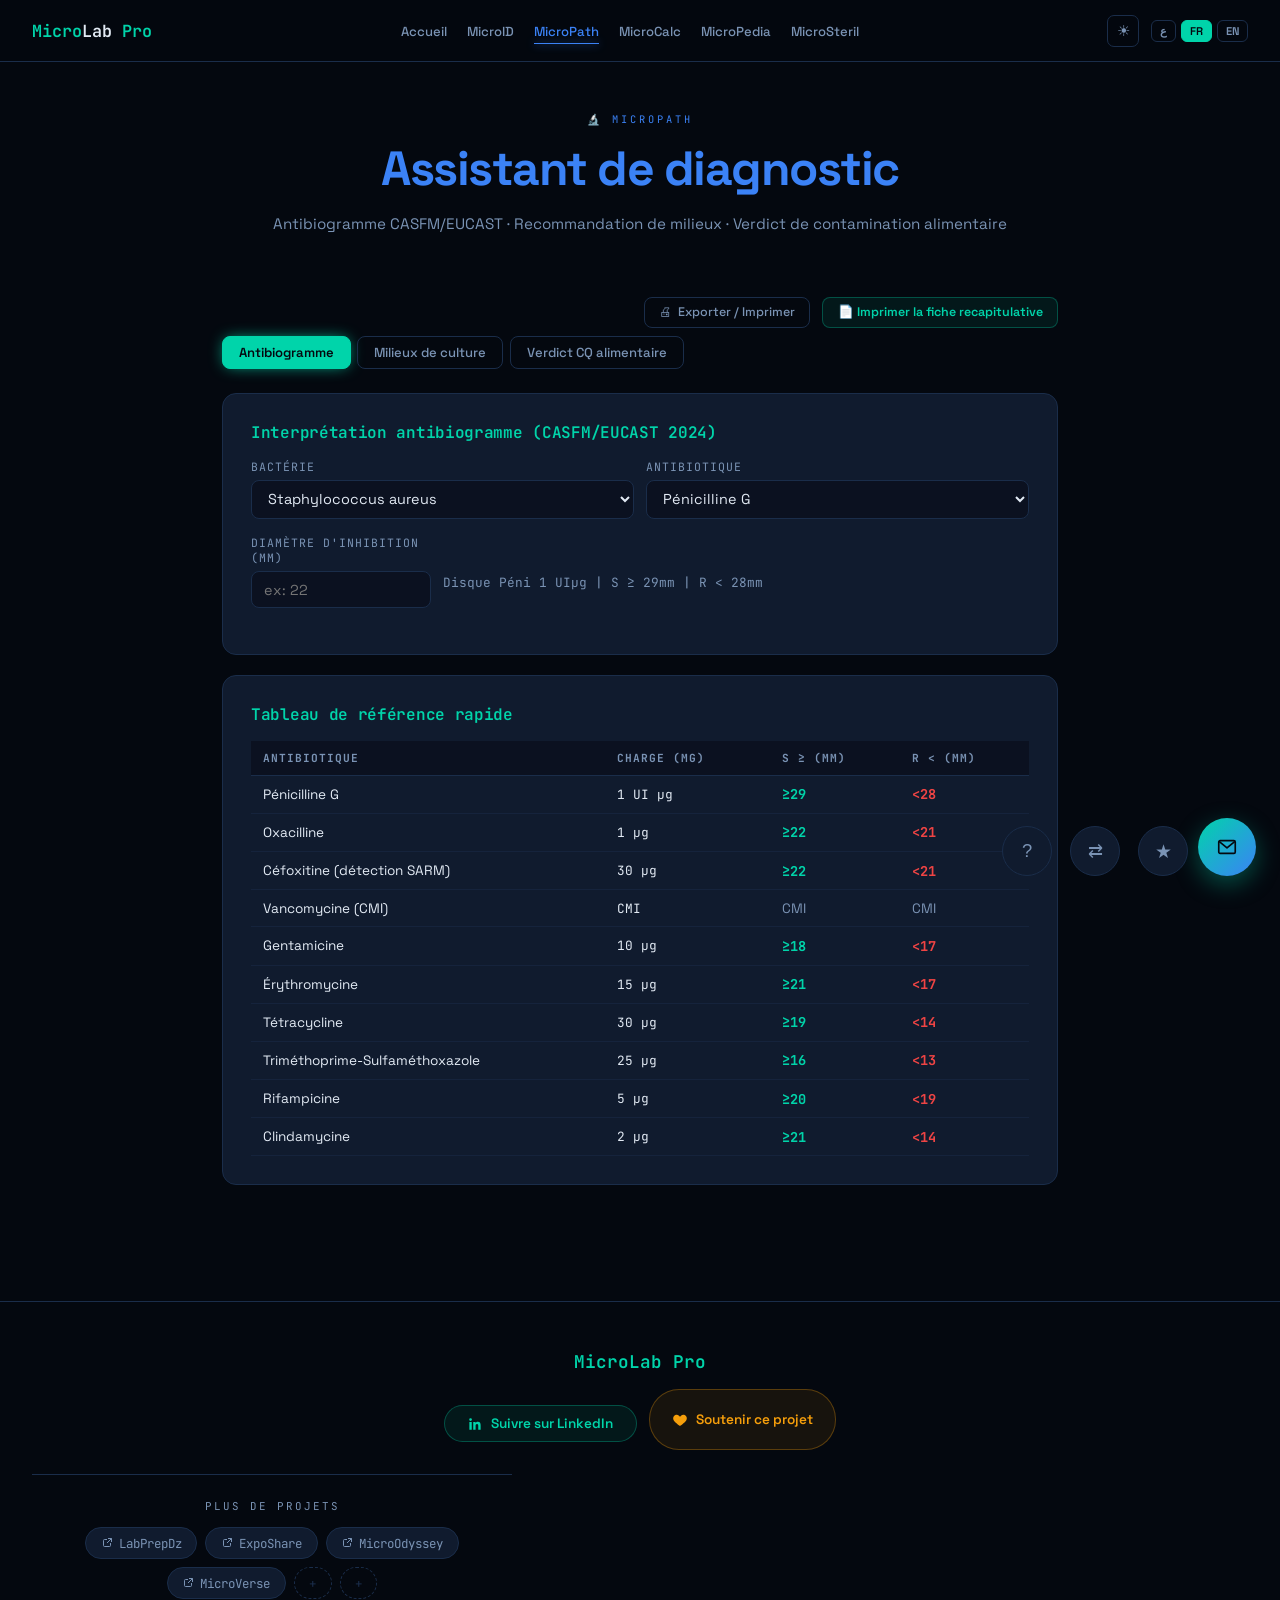
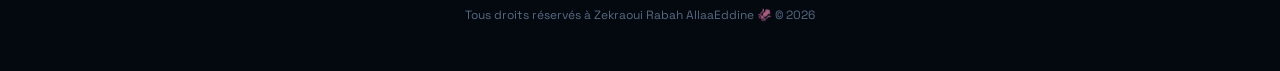
<file: tools/micropath.html>
<!DOCTYPE html>
<html lang="fr" dir="ltr">
<head>
<meta charset="UTF-8"/>
<meta name="viewport" content="width=device-width, initial-scale=1.0"/>
<title>MicroPath : Antibiogramme, milieux de culture et verdict CQ</title>
<meta name="description" content="Interpretez un antibiogramme selon CASFM/EUCAST, trouvez le milieu de culture adapte a chaque germe et evaluez un resultat de controle qualite alimentaire selon les normes ISO et Codex."/>
<link rel="canonical" href="https://intj-boy.github.io/MicroLabPro/tools/micropath.html"/>
<meta property="og:type" content="website"/>
<meta property="og:title" content="MicroPath : Diagnostic microbiologique"/>
<meta property="og:description" content="Antibiogramme CASFM/EUCAST, recommandation de milieux, verdict de contamination."/>
<meta property="og:url" content="https://intj-boy.github.io/MicroLabPro/tools/micropath.html"/>
<meta property="og:image" content="https://intj-boy.github.io/MicroLabPro/og-image.png"/>
<script type="application/ld+json">
{
  "@context": "https://schema.org",
  "@type": "WebApplication",
  "name": "MicroPath",
  "url": "https://intj-boy.github.io/MicroLabPro/tools/micropath.html",
  "description": "Assistant de diagnostic microbiologique clinique et alimentaire.",
  "applicationCategory": "EducationalApplication",
  "isPartOf": { "@type": "WebSite", "name": "MicroLab Pro", "url": "https://intj-boy.github.io/MicroLabPro/" }
}
</script>
<link rel="preconnect" href="https://fonts.googleapis.com"/>
<link rel="icon" type="image/x-icon" href="../favicon.ico"/>
<link rel="icon" type="image/png" sizes="32x32" href="../favicon-32x32.png"/>
<link rel="icon" type="image/png" sizes="16x16" href="../favicon-16x16.png"/>
<link rel="apple-touch-icon" sizes="180x180" href="../apple-touch-icon.png"/>
<link rel="manifest" href="../site.webmanifest"/>
<meta name="theme-color" content="#04080f"/>
<link href="https://fonts.googleapis.com/css2?family=Space+Grotesk:wght@300;400;500;600;700&family=JetBrains+Mono:wght@400;600&display=swap" rel="stylesheet"/>
<link rel="stylesheet" href="../style.css"/>
</head>
<body>

<div class="loader-screen" id="loaderScreen">
  <div class="loader-mascot">🦑</div>
  <div class="loader-bar"><div class="loader-bar-fill"></div></div>
  <div class="loader-text" data-i18n="loading_text">Chargement de la boite a outils</div>
</div>

<nav>
  <a class="nav-logo" href="../index.html">Micro<span>Lab</span> Pro</a>
  <ul class="nav-links">
    <li><a href="../index.html" data-i18n="nav_home">Accueil</a></li>
    <li><a href="microid.html" data-i18n="nav_microid">MicroID</a></li>
    <li><a href="micropath.html" style="color:var(--accent2)" data-i18n="nav_micropath">MicroPath</a></li>
    <li><a href="microcalc.html" data-i18n="nav_microcalc">MicroCalc</a></li>
    <li><a href="micropedia.html" data-i18n="nav_micropedia">MicroPedia</a></li>
    <li><a href="microsteril.html" data-i18n="nav_microsteril">MicroSteril</a></li>
  </ul>
  <div class="nav-right">
    <div class="lang-switcher">
      <button class="lang-btn" data-lang="ar" onclick="setLang('ar')">ع</button>
      <button class="lang-btn" data-lang="fr" onclick="setLang('fr')">FR</button>
      <button class="lang-btn" data-lang="en" onclick="setLang('en')">EN</button>
    </div>
  </div>
  <button class="hamburger" onclick="toggleMenu()">&#9776;</button>
</nav>
<div class="mobile-menu" id="mobileMenu">
  <a href="../index.html" data-i18n="nav_home">Accueil</a>
  <a href="microid.html" data-i18n="nav_microid">MicroID</a>
  <a href="micropath.html" data-i18n="nav_micropath">MicroPath</a>
  <a href="microcalc.html" data-i18n="nav_microcalc">MicroCalc</a>
  <a href="micropedia.html" data-i18n="nav_micropedia">MicroPedia</a>
  <a href="microsteril.html" data-i18n="nav_microsteril">MicroSteril</a>
  <div class="lang-switcher" style="margin-top:1rem;">
    <button class="lang-btn" data-lang="ar" onclick="setLang('ar');toggleMenu()">ع</button>
    <button class="lang-btn" data-lang="fr" onclick="setLang('fr');toggleMenu()">FR</button>
    <button class="lang-btn" data-lang="en" onclick="setLang('en');toggleMenu()">EN</button>
  </div>
</div>
</div>

<div class="tool-page-header">
  <div class="tool-page-eyebrow" style="color:var(--accent2)"><span data-i18n="micropath_eyebrow">🔬 MicroPath</span></div>
  <h1 class="tool-page-title" style="color:var(--accent2)" data-i18n="micropath_title">Assistant de diagnostic</h1>
  <p class="tool-page-sub" data-i18n="micropath_sub">Antibiogramme CASFM/EUCAST · Recommandation de milieux · Verdict de contamination alimentaire</p>
</div>

<div class="print-header">
  <strong>MicroLab Pro</strong> &middot; <span id="printDate"></span>
</div>
<div class="tool-page-body">
  <div style="text-align:right; margin-bottom:0.5rem;">
    <button class="export-btn" onclick="printResult()">🖨 <span data-i18n="export_print">Exporter / Imprimer</span></button>
  </div>
  <div class="tabs">
    <button class="tab-btn active" onclick="switchTab('antibiogram')" data-i18n="mp_tab_ab">Antibiogramme</button>
    <button class="tab-btn" onclick="switchTab('media')" data-i18n="mp_tab_media">Milieux de culture</button>
    <button class="tab-btn" onclick="switchTab('qcverdict')" data-i18n="mp_tab_qc">Verdict CQ alimentaire</button>
  </div>

  <!-- ── ANTIBIOGRAMME ── -->
  <div class="tab-content active" id="tab-antibiogram">
    <div class="calc-card">
      <h3 data-i18n="mp_ab_h3">Interprétation antibiogramme (CASFM/EUCAST 2024)</h3>
      <div class="field-row">
        <div class="field">
          <label data-i18n="mp_ab_bact">Bactérie</label>
          <select id="abBacteria" onchange="populateAbx()">
            <option value="s_aureus">Staphylococcus aureus</option>
            <option value="e_coli">Escherichia coli</option>
            <option value="klebsiella">Klebsiella pneumoniae</option>
            <option value="pseudomonas">Pseudomonas aeruginosa</option>
            <option value="s_pneumoniae">Streptococcus pneumoniae</option>
            <option value="enterococcus">Enterococcus sp.</option>
            <option value="acinetobacter">Acinetobacter baumannii</option>
            <option value="proteus">Proteus mirabilis</option>
            <option value="salmonella">Salmonella sp.</option>
            <option value="streptoA">Streptococcus pyogenes</option>
          </select>
        </div>
        <div class="field">
          <label data-i18n="mp_ab_abx">Antibiotique</label>
          <select id="abAntibiotic" onchange="updateAbxInfo()"></select>
        </div>
      </div>
      <div class="field-row" style="align-items:center">
        <div class="field" style="max-width:180px">
          <label data-i18n="mp_ab_diam">Diametre d'inhibition (mm)</label>
          <input type="number" id="abDiameter" min="0" max="60" placeholder="ex: 22" oninput="interpretAbx()"/>
        </div>
        <div style="padding-top:1.4rem; color:var(--muted); font-size:0.8rem; font-family:var(--mono)">
          <span id="abxInfo"></span>
        </div>
      </div>
      <div class="result-box" id="abResult">
        <div class="result-label" data-i18n="mp_ab_result">Résultat CASFM/EUCAST</div>
        <div id="abVerdict"></div>
        <div class="result-sub" id="abInterpret"></div>
      </div>
    </div>

    <div class="calc-card" style="margin-top:0">
      <h3 data-i18n="mp_ab_ref_h3">Tableau de référence rapide</h3>
      <div style="overflow-x:auto">
      <table class="ref-table" id="refTable">
        <thead><tr><th data-i18n="mp_ab_th_abx">Antibiotique</th><th data-i18n="mp_ab_th_charge">Charge (µg)</th><th data-i18n="mp_ab_th_s">S ≥ (mm)</th><th data-i18n="mp_ab_th_r">R &lt; (mm)</th></tr></thead>
        <tbody id="refTableBody"></tbody>
      </table>
      </div>
    </div>
  </div>

  <!-- ── MILIEUX ── -->
  <div class="tab-content" id="tab-media">
    <div class="calc-card">
      <h3 data-i18n="mp_media_h3">Recommandation de milieux de culture</h3>
      <div class="field-row">
        <div class="field">
          <label data-i18n="mp_media_germ">Germe recherché</label>
          <select id="mediaGerm" onchange="showMedia()">
            <option value="" data-i18n="mp_media_choose_opt">-- Choisir un germe --</option>
            <option value="salmonella">Salmonella sp.</option>
            <option value="listeria">Listeria monocytogenes</option>
            <option value="ecoli">E. coli</option>
            <option value="staph">Staphylococcus aureus</option>
            <option value="campylobacter">Campylobacter sp.</option>
            <option value="clostridium">Clostridium perfringens</option>
            <option value="coliformes" data-i18n="mp_media_opt_coliformes">Coliformes totaux / fecaux</option>
            <option value="moisissures" data-i18n="mp_media_opt_moisissures">Levures et moisissures</option>
            <option value="pseudomonas">Pseudomonas aeruginosa</option>
            <option value="vibrio">Vibrio cholerae</option>
            <option value="shigella">Shigella sp.</option>
            <option value="bacillus">Bacillus cereus</option>
            <option value="enterococcus">Enterococcus sp.</option>
            <option value="klebsiella">Klebsiella pneumoniae</option>
            <option value="proteus">Proteus sp.</option>
            <option value="streptoA">Streptococcus pyogenes</option>
            <option value="neisseria">Neisseria sp.</option>
            <option value="haemophilus">Haemophilus influenzae</option>
            <option value="mycobact">Mycobacterium tuberculosis</option>
            <option value="helicobacter">Helicobacter pylori</option>
            <option value="acinetobacter">Acinetobacter baumannii</option>
            <option value="candida">Candida albicans</option>
            <option value="anaerobes" data-i18n="mp_media_opt_anaerobes">Anaerobies stricts (Bacteroides)</option>
          </select>
        </div>
        <div class="field">
          <label data-i18n="mp_media_matrix">Matrice / contexte</label>
          <select id="mediaMatrix" onchange="showMedia()">
            <option value="food" data-i18n="mp_media_food">Alimentaire</option>
            <option value="clinical" data-i18n="mp_media_clinical">Clinique</option>
            <option value="water" data-i18n="mp_media_water">Eau</option>
            <option value="env" data-i18n="mp_media_env">Environnemental</option>
          </select>
        </div>
      </div>
      <div class="result-box show" id="mediaResult" style="display:block">
        <div style="color:var(--muted); font-size:0.9rem;" data-i18n="mp_media_choose">Choisissez un germe pour afficher les recommandations.</div>
      </div>
    </div>
  </div>

  <!-- ── VERDICT CQ ── -->
  <div class="tab-content" id="tab-qcverdict">
    <div class="calc-card">
      <h3 data-i18n="mp_qc_h3">Verdict microbiologique (Codex Alimentarius / JORA)</h3>
      <div class="field-row">
        <div class="field">
          <label data-i18n="mp_qc_germ">Germe / Critère</label>
          <select id="vcGerm" onchange="updateVcLimits()">
            <option value="aerobic" data-i18n="mp_qc_opt_aerobic">Flore totale aérobie mésophile (FTAM)</option>
            <option value="coliforms" data-i18n="mp_qc_opt_coliforms">Coliformes totaux</option>
            <option value="ecoli" data-i18n="mp_qc_opt_ecoli">E. coli</option>
            <option value="staph" data-i18n="mp_qc_opt_staph">Staphylocoques pathogènes</option>
            <option value="salmonella" data-i18n="mp_qc_opt_salmonella">Salmonella (présence/absence)</option>
            <option value="listeria" data-i18n="mp_qc_opt_listeria">Listeria monocytogenes</option>
            <option value="yeast" data-i18n="mp_qc_opt_yeast">Levures et moisissures</option>
            <option value="bcereus" data-i18n="mp_qc_opt_bcereus">Bacillus cereus</option>
            <option value="cperfringens" data-i18n="mp_qc_opt_cperfringens">Clostridium perfringens</option>
            <option value="enterococcus" data-i18n="mp_qc_opt_enterococcus">Enterococcus (eaux de baignade)</option>
            <option value="anaerobies" data-i18n="mp_qc_opt_anaerobies">Anaerobies sulfito-reducteurs</option>
          </select>
        </div>
        <div class="field">
          <label data-i18n="mp_qc_product">Type de produit</label>
          <select id="vcProduct" onchange="updateVcLimits()">
            <option value="rte" data-i18n="mp_qc_rte">Prêt à consommer (RTE)</option>
            <option value="raw" data-i18n="mp_qc_raw">Produit cru</option>
            <option value="heat" data-i18n="mp_qc_heat">Traité thermiquement</option>
            <option value="dairy" data-i18n="mp_qc_dairy">Produit laitier</option>
          </select>
        </div>
      </div>
      <div class="field-row" id="vcCountRow">
        <div class="field" style="max-width:200px">
          <label data-i18n="mp_qc_count">Résultat (UFC/g ou UFC/mL)</label>
          <input type="number" id="vcCount" min="0" placeholder="ex: 5000" oninput="interpretVc()"/>
        </div>
        <div class="field" id="vcLimitsDisplay" style="max-width:300px; justify-content:flex-end">
          <label data-i18n="mp_qc_limits">Limites applicables</label>
          <div id="vcLimitsText" style="font-family:var(--mono);font-size:0.78rem;color:var(--muted);padding:0.55rem 0;"></div>
        </div>
      </div>
      <div class="result-box" id="vcResult">
        <div class="result-label" data-i18n="mp_qc_verdict">Verdict</div>
        <div id="vcVerdict"></div>
        <div class="result-sub" id="vcSub"></div>
      </div>
    </div>
  </div>
</div>

<footer>
  <span class="footer-logo">MicroLab Pro</span>
  <a class="footer-social" href="https://www.linkedin.com/in/zekraouirabahallaaeddine" target="_blank" rel="noopener">
    <svg viewBox="0 0 24 24"><path d="M20.45 20.45h-3.56v-5.57c0-1.33-.03-3.04-1.85-3.04-1.85 0-2.14 1.45-2.14 2.94v5.67H9.34V9h3.41v1.56h.05c.48-.9 1.64-1.85 3.38-1.85 3.6 0 4.27 2.37 4.27 5.46v6.28zM5.34 7.43a2.06 2.06 0 1 1 0-4.12 2.06 2.06 0 0 1 0 4.12zM7.12 20.45H3.56V9h3.56v11.45z"/></svg>
    <span data-i18n="follow_link">Suivre sur LinkedIn</span>
  </a>
  <p class="footer-copy" data-i18n="copyright">Tous droits réservés à Zekraoui Rabah AllaaEddine 🦑 © 2026</p>
</footer>

<script src="../lang.js"></script>
<script src="../inquiry.js"></script>
<script src="../widgets.js"></script>
<script>
function toggleMenu(){ document.getElementById('mobileMenu').classList.toggle('open'); }
function switchTab(id){
  document.querySelectorAll('.tab-btn').forEach((b,i)=>{
    const ids=['antibiogram','media','qcverdict'];
    b.classList.toggle('active', ids[i]===id);
  });
  document.querySelectorAll('.tab-content').forEach(t=>{ t.classList.toggle('active', t.id==='tab-'+id); });
}

// ── ANTIBIOGRAM DATA ──────────────────────────────────────────────────────────
const ABX_DATA = {
  s_aureus: [
    {name:'Pénicilline G',charge:'1 UI',s:29,r:28,disc:'Péni'},
    {name:'Oxacilline',charge:'1',s:22,r:21,disc:'OX'},
    {name:'Céfoxitine (détection SARM)',charge:'30',s:22,r:21,disc:'FOX'},
    {name:'Vancomycine (CMI)',charge:'CMI',s:null,r:null,disc:'VA',cmi:true},
    {name:'Gentamicine',charge:'10',s:18,r:17,disc:'GEN'},
    {name:'Érythromycine',charge:'15',s:21,r:17,disc:'ERY'},
    {name:'Tétracycline',charge:'30',s:19,r:14,disc:'TET'},
    {name:'Triméthoprime-Sulfaméthoxazole',charge:'25',s:16,r:13,disc:'SXT'},
    {name:'Rifampicine',charge:'5',s:20,r:19,disc:'RIF'},
    {name:'Clindamycine',charge:'2',s:21,r:14,disc:'CLI'}
  ],
  e_coli: [
    {name:'Ampicilline',charge:'10',s:17,r:13,disc:'AMP'},
    {name:'Amoxicilline-Acide clavulanique',charge:'20/10',s:19,r:13,disc:'AMC'},
    {name:'Céfotaxime',charge:'5',s:20,r:17,disc:'CTX'},
    {name:'Céftazidime',charge:'10',s:21,r:17,disc:'CAZ'},
    {name:'Imipénème',charge:'10',s:22,r:21,disc:'IMP'},
    {name:'Gentamicine',charge:'10',s:15,r:12,disc:'GEN'},
    {name:'Ciprofloxacine',charge:'5',s:25,r:21,disc:'CIP'},
    {name:'Triméthoprime-Sulfaméthoxazole',charge:'25',s:16,r:13,disc:'SXT'},
    {name:'Nitrofurantoïne',charge:'100',s:13,r:12,disc:'NIT'},
    {name:'Fosfomycine',charge:'200',s:16,r:12,disc:'FOS'}
  ],
  klebsiella: [
    {name:'Ampicilline',charge:'10',s:null,r:null,disc:'AMP',note:'Résistance naturelle'},
    {name:'Amoxicilline-Acide clavulanique',charge:'20/10',s:18,r:13,disc:'AMC'},
    {name:'Céfotaxime',charge:'5',s:20,r:17,disc:'CTX'},
    {name:'Céftazidime',charge:'10',s:21,r:17,disc:'CAZ'},
    {name:'Imipénème',charge:'10',s:22,r:21,disc:'IMP'},
    {name:'Gentamicine',charge:'10',s:15,r:12,disc:'GEN'},
    {name:'Ciprofloxacine',charge:'5',s:25,r:21,disc:'CIP'},
    {name:'Colistine (CMI)',charge:'CMI',s:null,r:null,cmi:true,disc:'CST'}
  ],
  pseudomonas: [
    {name:'Ticarcilline',charge:'75',s:21,r:17,disc:'TIC'},
    {name:'Pipéracilline-Tazobactam',charge:'100/10',s:21,r:17,disc:'TZP'},
    {name:'Céftazidime',charge:'10',s:21,r:17,disc:'CAZ'},
    {name:'Imipénème',charge:'10',s:20,r:19,disc:'IMP'},
    {name:'Méropénème',charge:'10',s:21,r:17,disc:'MEM'},
    {name:'Gentamicine',charge:'10',s:15,r:12,disc:'GEN'},
    {name:'Amikacine',charge:'30',s:17,r:14,disc:'AMK'},
    {name:'Ciprofloxacine',charge:'5',s:25,r:21,disc:'CIP'},
    {name:'Colistine',charge:'CMI',s:null,r:null,cmi:true,disc:'CST'}
  ],
  s_pneumoniae: [
    {name:'Oxacilline (criblage)',charge:'1',s:20,r:19,disc:'OX'},
    {name:'Pénicilline G (CMI)',charge:'CMI',s:null,r:null,cmi:true,disc:'Péni'},
    {name:'Amoxicilline',charge:'2',s:22,r:19,disc:'AMX'},
    {name:'Céfotaxime',charge:'5',s:20,r:17,disc:'CTX'},
    {name:'Vancomycine',charge:'5',s:17,r:16,disc:'VA'},
    {name:'Érythromycine',charge:'15',s:21,r:17,disc:'ERY'},
    {name:'Tétracycline',charge:'30',s:19,r:14,disc:'TET'}
  ],
  enterococcus: [
    {name:'Ampicilline',charge:'2',s:17,r:16,disc:'AMP'},
    {name:'Vancomycine',charge:'5',s:17,r:14,disc:'VA'},
    {name:'Teicoplanine',charge:'30',s:14,r:13,disc:'TEC'},
    {name:'Linézolide',charge:'10',s:21,r:20,disc:'LZD'},
    {name:'Nitrofurantoïne',charge:'100',s:13,r:12,disc:'NIT'},
    {name:'Gentamicine HN (synergie)',charge:'120',s:10,r:9,disc:'GEN-HN'}
  ],
  acinetobacter: [
    {name:'Ticarcilline-Acide clavulanique',charge:'75/10',s:20,r:14,disc:'TCC'},
    {name:'Ceftazidime',charge:'10',s:18,r:14,disc:'CAZ'},
    {name:'Imipeneme',charge:'10',s:22,r:16,disc:'IMP'},
    {name:'Amikacine',charge:'30',s:17,r:14,disc:'AMK'},
    {name:'Ciprofloxacine',charge:'5',s:21,r:15,disc:'CIP'},
    {name:'Colistine',charge:'CMI',s:null,r:null,cmi:true,disc:'CST'}
  ],
  proteus: [
    {name:'Ampicilline',charge:'10',s:17,r:13,disc:'AMP'},
    {name:'Amoxicilline-Acide clavulanique',charge:'20/10',s:19,r:13,disc:'AMC'},
    {name:'Cefotaxime',charge:'5',s:20,r:17,disc:'CTX'},
    {name:'Gentamicine',charge:'10',s:15,r:12,disc:'GEN'},
    {name:'Ciprofloxacine',charge:'5',s:25,r:21,disc:'CIP'},
    {name:'Trimethoprime-Sulfamethoxazole',charge:'25',s:16,r:13,disc:'SXT'}
  ],
  salmonella: [
    {name:'Ampicilline',charge:'10',s:17,r:13,disc:'AMP'},
    {name:'Cefotaxime',charge:'5',s:20,r:17,disc:'CTX'},
    {name:'Ciprofloxacine',charge:'5',s:25,r:21,disc:'CIP'},
    {name:'Trimethoprime-Sulfamethoxazole',charge:'25',s:16,r:13,disc:'SXT'},
    {name:'Chloramphenicol',charge:'30',s:23,r:19,disc:'CHL'},
    {name:'Azithromycine',charge:'15',s:13,r:11,disc:'AZM'}
  ],
  streptoA: [
    {name:'Penicilline G',charge:'1 UI',s:24,r:0,disc:'Peni',note:'Resistance exceptionnelle, jamais rapportee cliniquement'},
    {name:'Amoxicilline',charge:'2',s:22,r:19,disc:'AMX'},
    {name:'Erythromycine',charge:'15',s:21,r:17,disc:'ERY'},
    {name:'Clindamycine',charge:'2',s:21,r:14,disc:'CLI'},
    {name:'Vancomycine',charge:'5',s:17,r:16,disc:'VA'}
  ]
};

function populateAbx(){
  const bact = document.getElementById('abBacteria').value;
  const sel = document.getElementById('abAntibiotic');
  sel.innerHTML = ABX_DATA[bact].map((a,i)=>`<option value="${i}">${a.name}</option>`).join('');
  updateAbxInfo();
  interpretAbx();
}
function updateAbxInfo(){
  const bact = document.getElementById('abBacteria').value;
  const idx = +document.getElementById('abAntibiotic').value;
  const a = ABX_DATA[bact][idx];
  const infoEl = document.getElementById('abxInfo');
  const t = LANG[currentLang || 'fr'];
  if(a.note){ infoEl.textContent = a.note; document.getElementById('abResult').classList.remove('show'); return; }
  if(a.cmi){ infoEl.textContent = t.mp_ab_cmi_note; document.getElementById('abResult').classList.remove('show'); return; }
  infoEl.textContent = t.mp_ab_disc_info.replace('{disc}',a.disc).replace('{charge}',a.charge).replace('{s}',a.s).replace('{r}',a.r);
}
function interpretAbx(){
  const bact = document.getElementById('abBacteria').value;
  const idx = +document.getElementById('abAntibiotic').value;
  const a = ABX_DATA[bact][idx];
  const diam = +document.getElementById('abDiameter').value;
  const resBox = document.getElementById('abResult');
  const verdict = document.getElementById('abVerdict');
  const interpret = document.getElementById('abInterpret');
  const t = LANG[currentLang || 'fr'];
  if(!diam || a.cmi || a.note){ resBox.classList.remove('show'); return; }
  resBox.classList.add('show');
  if(diam >= a.s){
    verdict.innerHTML = `<span class="badge-s">${t.mp_ab_s_label}</span>`;
    interpret.textContent = t.mp_ab_s_text.replace('{d}',diam).replace('{s}',a.s);
  } else if(diam < a.r){
    verdict.innerHTML = `<span class="badge-r">${t.mp_ab_r_label}</span>`;
    interpret.textContent = t.mp_ab_r_text.replace('{d}',diam).replace('{r}',a.r);
  } else {
    verdict.innerHTML = `<span class="badge-i">${t.mp_ab_i_label}</span>`;
    interpret.textContent = t.mp_ab_i_text.replace('{d}',diam).replace('{r}',a.r).replace('{s}',a.s);
  }
}

function buildRefTable(){
  const bact = document.getElementById('abBacteria').value;
  const tbody = document.getElementById('refTableBody');
  tbody.innerHTML = ABX_DATA[bact].map(a=> `<tr>
    <td>${a.name}</td>
    <td style="font-family:var(--mono);font-size:0.8rem">${a.charge}${a.cmi?'':' µg'}</td>
    <td>${a.s!=null ? '<span class="badge-s">≥'+a.s+'</span>' : '<span style="color:var(--muted)">CMI</span>'}</td>
    <td>${a.r!=null ? '<span class="badge-r"><'+a.r+'</span>' : '<span style="color:var(--muted)">CMI</span>'}</td>
  </tr>`).join('');
}
document.getElementById('abBacteria').addEventListener('change', buildRefTable);

// ── MEDIA DATA (matrix-aware: food / clinical / water / env) ──────────────────
const MEDIA_DATA = {
  salmonella: {
    enrichment: { fr:['Eau peptonee tamponnee (ETP) : 37°C/18h', 'Bouillon Rappaport-Vassiliadis (RV) : 41.5°C/24h', 'Bouillon Muller-Kauffmann (MKTTn)'], en:['Buffered peptone water (BPW): 37°C/18h', 'Rappaport-Vassiliadis broth (RV): 41.5°C/24h', 'Muller-Kauffmann broth (MKTTn)'], ar:['ماء ببتوني مؤقلن: 37°C/18 ساعة', 'مرق Rappaport-Vassiliadis: 41.5°C/24 ساعة', 'مرق Muller-Kauffmann'] },
    selective: { fr:['Xylose Lysine Desoxycholate (XLD) : colonies roses/noires avec halo', 'Hektoen : colonies vertes/bleues avec centre noir', 'MSRV (mobilite)'], en:['Xylose Lysine Deoxycholate (XLD): pink/black colonies with halo', 'Hektoen: green/blue colonies with black center', 'MSRV (motility)'], ar:['XLD: مستعمرات وردية/سوداء بهالة', 'Hektoen: مستعمرات خضراء/زرقاء بمركز أسود', 'MSRV (الحركة)'] },
    confirmation: { fr:['TSI : Lac-/Glu+/H2S+', 'Urease -', 'Lysine +', 'Serotypage O/H/Vi'], en:['TSI: Lac-/Glu+/H2S+', 'Urease -', 'Lysine +', 'O/H/Vi serotyping'], ar:['TSI: لاكتوز-/غلوكوز+/H2S+', 'يورياز -', 'ليسين +', 'تصنيف مصلي O/H/Vi'] },
    norm: { food:'ISO 6579-1:2017', clinical:{fr:'Copro-culture standard, hemoculture si typhoide',en:'Standard stool culture, blood culture if typhoid',ar:'زرع براز قياسي، زرع دم عند الاشتباه بالتيفوئيد'}, water:'ISO 19250', env:{fr:'ISO 6579-1 adaptee surfaces',en:'ISO 6579-1 adapted for surfaces',ar:'ISO 6579-1 مكيّف للأسطح'} },
    incubation: { fr:'37°C, 18-24h (selectifs)', en:'37°C, 18-24h (selective media)', ar:'37°C، 18-24 ساعة (الوسائط الانتقائية)' },
    matrixNote: { food:{fr:'Recherche obligatoire par lot (absence/25g)',en:'Mandatory testing per lot (absence/25g)',ar:'الفحص إلزامي لكل دفعة (غياب/25غ)'}, clinical:{fr:'Coprocultures, hemocultures en cas de fievre typhoide',en:'Stool and blood cultures in typhoid fever cases',ar:'زرع البراز والدم في حالات حمى التيفوئيد'}, water:{fr:'Concentration prealable par membrane filtrante',en:'Prior concentration by membrane filtration',ar:'تركيز مسبق بالترشيح الغشائي'}, env:{fr:'Ecouvillonnage de surfaces, tapis roulants, plans de travail',en:'Swabbing of surfaces, conveyor belts, work surfaces',ar:'مسح الأسطح، الأحزمة الناقلة، أسطح العمل'} }
  },
  listeria: {
    enrichment: { fr:['Fraser demi-concentration : 30°C/24h', 'Fraser complet : 37°C/48h'], en:['Half-Fraser broth: 30°C/24h', 'Full Fraser broth: 37°C/48h'], ar:['فريزر نصف مركّز: 30°C/24 ساعة', 'فريزر كامل: 37°C/48 ساعة'] },
    selective: { fr:['ALOA (agar Listeria Ottaviani-Agosti) : colonies bleues avec halo opaque', 'Oxford : colonies grises avec aureole noire', 'RAPID L.mono : colonies bleues'], en:['ALOA (Listeria Ottaviani-Agosti agar): blue colonies with opaque halo', 'Oxford: gray colonies with black halo', "RAPID L.mono: blue colonies"], ar:['ALOA: مستعمرات زرقاء بهالة معتمة', 'Oxford: مستعمرات رمادية بهالة سوداء', 'RAPID L.mono: مستعمرات زرقاء'] },
    confirmation: { fr:['Hemolyse beta', 'CAMP test +', 'Mobilite en culbute a 25°C', 'Coloration Gram : bacille court'], en:['Beta-hemolysis', 'CAMP test +', 'Tumbling motility at 25°C', 'Gram stain: short bacillus'], ar:['انحلال دموي بيتا', 'اختبار CAMP +', 'حركة تدحرجية عند 25°C', 'صبغة غرام: عصية قصيرة'] },
    norm: { food:'ISO 11290-1/2:2017', clinical:{fr:'Hemoculture, LCR si meningite',en:'Blood culture, CSF if meningitis',ar:'زرع الدم، السائل الدماغي الشوكي عند التهاب السحايا'}, water:{fr:'ISO 11290 adaptee',en:'ISO 11290 adapted',ar:'ISO 11290 مكيّف'}, env:{fr:'Ecouvillonnage environnemental industrie agroalimentaire',en:'Environmental swabbing in food industry',ar:'مسح بيئي في الصناعة الغذائية'} },
    incubation: { fr:'30°C ou 37°C selon etape', en:'30°C or 37°C depending on step', ar:'30°C أو 37°C حسب المرحلة' },
    matrixNote: { food:{fr:'Critique pour produits RTE, absence/25g',en:'Critical for RTE products, absence/25g',ar:'حرج للمنتجات الجاهزة للأكل، غياب/25غ'}, clinical:{fr:'Listeriose : grossesse, immunodeprimes, meningite neonatale',en:'Listeriosis: pregnancy, immunocompromised, neonatal meningitis',ar:'داء الليستريات: الحمل، ضعف المناعة، التهاب سحايا الوليد'}, water:{fr:'Rare, controle des eaux de process',en:'Rare, process water control',ar:'نادر، مراقبة مياه العمليات'}, env:{fr:'Points critiques : sols, canalisations, chambres froides',en:'Critical points: floors, drains, cold rooms',ar:'نقاط حرجة: الأرضيات، الأنابيب، غرف التبريد'} }
  },
  ecoli: {
    enrichment: { fr:['Eau peptonee (dilutions decimales)'], en:['Peptone water (decimal dilutions)'], ar:['ماء ببتوني (تخفيفات عشرية)'] },
    selective: { fr:['TBX (Tryptone Bile X-glucuronide) : colonies bleues, 44°C/18-24h', 'EMB (Eosine Bleu de Methylene) : reflet metallique', 'MacConkey : colonies roses'], en:['TBX (Tryptone Bile X-glucuronide): blue colonies, 44°C/18-24h', 'EMB (Eosin Methylene Blue): metallic sheen', 'MacConkey: pink colonies'], ar:['TBX: مستعمرات زرقاء، 44°C/18-24 ساعة', 'EMB: بريق معدني', 'MacConkey: مستعمرات وردية'] },
    confirmation: { fr:['IMViC : + + - -', 'Indole +', 'Test glucuronidase +'], en:['IMViC: + + - -', 'Indole +', 'Glucuronidase test +'], ar:['IMViC: + + - -', 'إندول +', 'اختبار غلوكورونيداز +'] },
    norm: { food:'ISO 16649-1/2:2001', clinical:{fr:'ECBU, coproculture',en:'Urine culture, stool culture',ar:'زرع البول، زرع البراز'}, water:{fr:'ISO 9308-1 (E. coli et coliformes)',en:'ISO 9308-1 (E. coli and coliforms)',ar:'ISO 9308-1 (E. coli والقولونيات)'}, env:{fr:'ISO 16649 adaptee surfaces',en:'ISO 16649 adapted for surfaces',ar:'ISO 16649 مكيّف للأسطح'} },
    incubation: { fr:'37°C ou 44°C selon protocole', en:'37°C or 44°C depending on protocol', ar:'37°C أو 44°C حسب البروتوكول' },
    matrixNote: { food:{fr:"Indicateur d'hygiene, denombrement UFC/g",en:'Hygiene indicator, CFU/g enumeration',ar:'مؤشر نظافة، عد CFU/g'}, clinical:{fr:"Premiere cause d'infection urinaire (ECBU)",en:'Leading cause of urinary tract infection',ar:'السبب الأول لالتهاب المسالك البولية'}, water:{fr:'Indicateur reglementaire de potabilite',en:'Regulatory potability indicator',ar:'مؤشر تنظيمي لصلاحية الشرب'}, env:{fr:'Controle hygiene des mains et surfaces',en:'Hand and surface hygiene control',ar:'مراقبة نظافة اليدين والأسطح'} }
  },
  staph: {
    enrichment: { fr:['Bouillon BPW + NaCl 10%'], en:['BPW broth + 10% NaCl'], ar:['مرق BPW + 10% NaCl'] },
    selective: { fr:['Chapman (MSA) : colonies jaunes sur fond jaune', 'Baird-Parker : colonies noires brillantes avec halo', 'Rabbit Plasma Fibrinogen (RPF)'], en:['Chapman (MSA): yellow colonies on yellow background', 'Baird-Parker: shiny black colonies with halo', 'Rabbit Plasma Fibrinogen (RPF)'], ar:['Chapman: مستعمرات صفراء على خلفية صفراء', 'Baird-Parker: مستعمرات سوداء لامعة بهالة', 'RPF'] },
    confirmation: { fr:['Coagulase +', 'DNase +', 'Thermonuclease +'], en:['Coagulase +', 'DNase +', 'Thermonuclease +'], ar:['كواغولاز +', 'DNase +', 'نوكلياز حراري +'] },
    norm: { food:'ISO 6888-1/2:1999', clinical:{fr:'Hemoculture, pus, ECBU',en:'Blood culture, pus, urine culture',ar:'زرع الدم، القيح، زرع البول'}, water:{fr:'Non standard (rare)',en:'Not standardized (rare)',ar:'غير معياري (نادر)'}, env:{fr:'Ecouvillonnage mains, surfaces de contact',en:'Hand and contact surface swabbing',ar:'مسح اليدين وأسطح التلامس'} },
    incubation: { fr:'37°C/24-48h', en:'37°C/24-48h', ar:'37°C/24-48 ساعة' },
    matrixNote: { food:{fr:'Toxine thermostable, intoxination rapide',en:'Heat-stable toxin, rapid intoxication',ar:'سم مقاوم للحرارة، تسمم سريع'}, clinical:{fr:'Infections cutanees, septicemies, endocardites',en:'Skin infections, sepsis, endocarditis',ar:'التهابات جلدية، تعفن الدم، التهاب الشغاف'}, water:{fr:'Peu pertinent hors contexte particulier',en:'Not very relevant outside specific contexts',ar:'غير ذي صلة كبيرة خارج سياقات محددة'}, env:{fr:'Indicateur de contamination manuportee',en:'Hand-transmitted contamination indicator',ar:'مؤشر تلوث منقول باليد'} }
  },
  campylobacter: {
    enrichment: { fr:['Bouillon Preston : 42°C/48h microaerophile'], en:['Preston broth: 42°C/48h microaerophilic'], ar:['مرق Preston: 42°C/48 ساعة ميكروهوائي'] },
    selective: { fr:['Karmali : colonies grises brillantes', 'CCDA (Charcoal Cefoperazone Deoxycholate Agar)', 'mCCDA'], en:['Karmali: shiny gray colonies', 'CCDA (Charcoal Cefoperazone Deoxycholate Agar)', 'mCCDA'], ar:['Karmali: مستعمرات رمادية لامعة', 'CCDA', 'mCCDA'] },
    confirmation: { fr:['Oxydase +', 'Croissance 42°C', 'Pas de croissance 25°C', 'Aspect spirale en Gram'], en:['Oxidase +', 'Growth at 42°C', 'No growth at 25°C', 'Spiral shape on Gram stain'], ar:['أوكسيداز +', 'نمو عند 42°C', 'لا نمو عند 25°C', 'شكل حلزوني بصبغة غرام'] },
    norm: { food:'ISO 10272-1/2:2017', clinical:{fr:'Coproculture selective',en:'Selective stool culture',ar:'زرع براز انتقائي'}, water:'ISO 17995', env:{fr:'Ecouvillonnage abattoirs volailles',en:'Poultry slaughterhouse swabbing',ar:'مسح مسالخ الدواجن'} },
    incubation: { fr:'42°C, microaerophile (5% O2, 10% CO2)', en:'42°C, microaerophilic (5% O2, 10% CO2)', ar:'42°C، ميكروهوائي (5% O2، 10% CO2)' },
    matrixNote: { food:{fr:'Volailles principal reservoir, cuisson essentielle',en:'Poultry main reservoir, cooking essential',ar:'الدواجن المستودع الرئيسي، الطهي ضروري'}, clinical:{fr:'Gastro-enterite, diarrhees sanglantes',en:'Gastroenteritis, bloody diarrhea',ar:'التهاب معوي، إسهال دموي'}, water:{fr:'Contamination des eaux de surface',en:'Surface water contamination',ar:'تلوث المياه السطحية'}, env:{fr:"Chaine d'abattage volaille critique",en:'Poultry slaughter chain critical',ar:'سلسلة ذبح الدواجن حرجة'} }
  },
  clostridium: {
    enrichment: { fr:['Choc thermique 80°C/10min (selection des spores)', 'Thioglycolate'], en:['Heat shock 80°C/10min (spore selection)', 'Thioglycolate'], ar:['صدمة حرارية 80°C/10 دقائق (اختيار الجراثيم)', 'ثيوغليكولات'] },
    selective: { fr:['TSN (Tryptose Sulfite Neomycine) : colonies noires', 'SPS Agar', 'Litmus Milk'], en:['TSN (Tryptose Sulfite Neomycin): black colonies', 'SPS Agar', 'Litmus Milk'], ar:['TSN: مستعمرات سوداء', 'SPS Agar', 'Litmus Milk'] },
    confirmation: { fr:['Gram+ sporule anaerobie', 'Lecithinase +', 'Absence de mobilite (C. perfringens)'], en:['Gram+ anaerobic sporulator', 'Lecithinase +', 'Non-motile (C. perfringens)'], ar:['غرام+ لاهوائي متبوغ', 'ليسيثيناز +', 'غير متحرك (C. perfringens)'] },
    norm: { food:'ISO 7937:2004', clinical:{fr:'Coproculture anaerobie',en:'Anaerobic stool culture',ar:'زرع براز لاهوائي'}, water:{fr:'ISO 6461 (spores sulfito-reductrices)',en:'ISO 6461 (sulfite-reducing spores)',ar:'ISO 6461 (جراثيم مختزلة للكبريتيت)'}, env:{fr:'Prelevements sols/poussieres',en:'Soil/dust sampling',ar:'أخذ عينات من التربة/الغبار'} },
    incubation: { fr:'37°C, anaerobiose stricte, 20-24h', en:'37°C, strict anaerobiosis, 20-24h', ar:'37°C، لاهوائية صارمة، 20-24 ساعة' },
    matrixNote: { food:{fr:'Plats cuisines refroidis lentement a risque',en:'Slowly cooled cooked dishes at risk',ar:'الأطباق المطهية المبردة ببطء معرضة للخطر'}, clinical:{fr:'Gangrene gazeuse, colite (C. difficile)',en:'Gas gangrene, colitis (C. difficile)',ar:'الغرغرينا الغازية، التهاب القولون (C. difficile)'}, water:{fr:'Indicateur de contamination fecale ancienne',en:'Indicator of past fecal contamination',ar:'مؤشر تلوث برازي قديم'}, env:{fr:"Persistance des spores dans l'environnement",en:'Spore persistence in the environment',ar:'استمرارية الجراثيم في البيئة'} }
  },
  coliformes: {
    enrichment: { fr:['Eau peptonee : dilutions decimales'], en:['Peptone water: decimal dilutions'], ar:['ماء ببتوني: تخفيفات عشرية'] },
    selective: { fr:['VRBL (Violet Red Bile Lactose) : 30°C ou 44°C', 'MacConkey', 'Lactose bouillon (tubes fermentation)'], en:['VRBL (Violet Red Bile Lactose): 30°C or 44°C', 'MacConkey', 'Lactose broth (fermentation tubes)'], ar:['VRBL: 30°C أو 44°C', 'MacConkey', 'مرق اللاكتوز (أنابيب التخمر)'] },
    confirmation: { fr:['Lactose + avec production de gaz', 'Test ONPG +'], en:['Lactose + with gas production', 'ONPG test +'], ar:['لاكتوز + مع إنتاج غاز', 'اختبار ONPG +'] },
    norm: { food:'ISO 4831/4832', clinical:{fr:'Non pertinent en clinique de routine',en:'Not relevant in routine clinical practice',ar:'غير ذي صلة في الممارسة السريرية الروتينية'}, water:'ISO 9308-1/2', env:{fr:'ISO 4832 adaptee surfaces',en:'ISO 4832 adapted for surfaces',ar:'ISO 4832 مكيّف للأسطح'} },
    incubation: { fr:'30°C/24h (totaux) ou 44°C/24h (fecaux)', en:'30°C/24h (total) or 44°C/24h (fecal)', ar:'30°C/24 ساعة (كلية) أو 44°C/24 ساعة (برازية)' },
    matrixNote: { food:{fr:"Indicateur global d'hygiene de fabrication",en:'Overall manufacturing hygiene indicator',ar:'مؤشر شامل لنظافة التصنيع'}, clinical:{fr:'Utilise rarement, contexte digestif specifique',en:'Rarely used, specific digestive context',ar:'يُستخدم نادراً، سياق هضمي محدد'}, water:{fr:'Critere reglementaire de potabilite majeur',en:'Major regulatory potability criterion',ar:'معيار تنظيمي رئيسي لصلاحية الشرب'}, env:{fr:'Controle du nettoyage-desinfection',en:'Cleaning-disinfection control',ar:'مراقبة التنظيف والتطهير'} }
  },
  moisissures: {
    enrichment: { fr:['Dilutions decimales dans eau peptonee sterile'], en:['Decimal dilutions in sterile peptone water'], ar:['تخفيفات عشرية في ماء ببتوني معقم'] },
    selective: { fr:['OGA (Oxytetracycline Glucose Agar) : 25°C/5j', 'DRBC (Dichloran Rose Bengal Chloramphenicol)', 'DG18 (produits a faible aw)'], en:['OGA (Oxytetracycline Glucose Agar): 25°C/5d', 'DRBC (Dichloran Rose Bengal Chloramphenicol)', 'DG18 (low aw products)'], ar:['OGA: 25°C/5 أيام', 'DRBC', 'DG18 (منتجات منخفضة النشاط المائي)'] },
    confirmation: { fr:['Microscopie : conidies, hyphes, sporanges', 'Identification par cle morphologique'], en:['Microscopy: conidia, hyphae, sporangia', 'Identification via morphological key'], ar:['فحص مجهري: أبواغ، خيوط، أكياس بوغية', 'التعريف عبر مفتاح شكلي'] },
    norm: { food:'ISO 21527-1/2:2008', clinical:{fr:'Prelevement cutane/unguéal, milieu Sabouraud',en:'Skin/nail sampling, Sabouraud medium',ar:'أخذ عينة جلدية/ظفرية، وسط Sabouraud'}, water:{fr:'Non standardise',en:'Not standardized',ar:'غير معياري'}, env:{fr:'Ecouvillonnage air/surfaces humides',en:'Air/humid surface swabbing',ar:'مسح الهواء/الأسطح الرطبة'} },
    incubation: { fr:'25°C, 5 jours, obscurite', en:'25°C, 5 days, darkness', ar:'25°C، 5 أيام، في الظلام' },
    matrixNote: { food:{fr:'Alteration produits secs, confitures, fruits',en:'Spoilage of dry products, jams, fruits',ar:'فساد المنتجات الجافة، المربى، الفواكه'}, clinical:{fr:'Mycoses cutanees, aspergillose',en:'Skin mycoses, aspergillosis',ar:'الفطريات الجلدية، داء الرشاشيات'}, water:{fr:"Biofilms de reseaux d'eau",en:'Water network biofilms',ar:'الأغشية الحيوية في شبكات المياه'}, env:{fr:"Qualite de l'air interieur, moisissures batiment",en:'Indoor air quality, building mold',ar:'جودة الهواء الداخلي، عفن المباني'} }
  },
  pseudomonas: {
    enrichment: { fr:['Bouillon asparagine (selection)'], en:['Asparagine broth (selection)'], ar:['مرق الأسباراجين (اختيار)'] },
    selective: { fr:['Cetrimide agar : pigment pyocyanine', 'King A / King B : pigments diffusibles'], en:['Cetrimide agar: pyocyanin pigment', 'King A / King B: diffusible pigments'], ar:['أجار Cetrimide: صبغة البيوسيانين', 'King A / King B: أصباغ منتشرة'] },
    confirmation: { fr:['Oxydase +', 'Pigment bleu-vert', 'Odeur caracteristique de fleur', 'Croissance 42°C'], en:['Oxidase +', 'Blue-green pigment', 'Characteristic floral odor', 'Growth at 42°C'], ar:['أوكسيداز +', 'صبغة زرقاء-خضراء', 'رائحة زهرية مميزة', 'نمو عند 42°C'] },
    norm: { food:{fr:'ISO 13720 (viandes)',en:'ISO 13720 (meats)',ar:'ISO 13720 (اللحوم)'}, clinical:{fr:'ECBU, prelevements plaies/brulures',en:'Urine culture, wound/burn samples',ar:'زرع البول، عينات الجروح/الحروق'}, water:'ISO 16266', env:{fr:'Controle reseaux hospitaliers',en:'Hospital network control',ar:'مراقبة الشبكات الاستشفائية'} },
    incubation: { fr:'37°C/24-48h, aerobie strict', en:'37°C/24-48h, strict aerobe', ar:'37°C/24-48 ساعة، هوائي صارم' },
    matrixNote: { food:{fr:'Alteration des viandes et produits refrigeres',en:'Spoilage of meats and refrigerated products',ar:'فساد اللحوم والمنتجات المبردة'}, clinical:{fr:'Infections nosocomiales graves, mucoviscidose',en:'Severe nosocomial infections, cystic fibrosis',ar:'التهابات مستشفوية خطيرة، التليف الكيسي'}, water:{fr:'Critere de qualite eaux embouteillees et piscines',en:'Quality criterion for bottled water and pools',ar:'معيار جودة المياه المعبأة وحمامات السباحة'}, env:{fr:"Colonisation des points d'eau hospitaliers",en:'Colonization of hospital water points',ar:'استعمار نقاط المياه الاستشفائية'} }
  },
  vibrio: {
    enrichment: { fr:['Eau peptonee alcaline pH 8.6 : 37°C/6-8h'], en:['Alkaline peptone water pH 8.6: 37°C/6-8h'], ar:['ماء ببتوني قلوي pH 8.6: 37°C/6-8 ساعات'] },
    selective: { fr:['TCBS (Thiosulfate Citrate Bile Sucrose) : colonies jaunes'], en:['TCBS (Thiosulfate Citrate Bile Sucrose): yellow colonies'], ar:['TCBS: مستعمرات صفراء'] },
    confirmation: { fr:['Oxydase +', 'Test de la corde', 'Agglutination antiserum O1/O139'], en:['Oxidase +', 'String test', 'O1/O139 antiserum agglutination'], ar:['أوكسيداز +', 'اختبار الخيط', 'تلازن بالمصل المضاد O1/O139'] },
    norm: { food:'ISO 21872-1', clinical:{fr:'Coproculture urgente si suspicion cholera',en:'Urgent stool culture if cholera suspected',ar:'زرع براز عاجل عند الاشتباه بالكوليرا'}, water:{fr:'ISO 21872 adaptee',en:'ISO 21872 adapted',ar:'ISO 21872 مكيّف'}, env:{fr:'Eaux cotieres, fruits de mer',en:'Coastal waters, seafood',ar:'المياه الساحلية، المأكولات البحرية'} },
    incubation: { fr:'37°C/18-24h', en:'37°C/18-24h', ar:'37°C/18-24 ساعة' },
    matrixNote: { food:{fr:'Fruits de mer crus, coquillages a risque',en:'Raw seafood, shellfish at risk',ar:'المأكولات البحرية النيئة، المحار المعرض للخطر'}, clinical:{fr:'Cholera : rehydratation urgente vitale',en:'Cholera: urgent vital rehydration',ar:'الكوليرا: إعادة الإماهة العاجلة الحيوية'}, water:{fr:'Eaux de baignade et estuaires tropicaux',en:'Bathing waters and tropical estuaries',ar:'مياه السباحة والمصبات الاستوائية'}, env:{fr:'Surveillance zones conchylicoles',en:'Shellfish farming area monitoring',ar:'مراقبة مناطق تربية المحار'} }
  },
  shigella: {
    enrichment: { fr:['Eau peptonee tamponnee'], en:['Buffered peptone water'], ar:['ماء ببتوني مؤقلن'] },
    selective: { fr:['Hektoen', 'SS Agar (Salmonella-Shigella)'], en:['Hektoen', 'SS Agar (Salmonella-Shigella)'], ar:['Hektoen', 'SS Agar'] },
    confirmation: { fr:['TSI : Lac-/H2S-', 'Immobile', 'Test serologique groupes A-D'], en:['TSI: Lac-/H2S-', 'Non-motile', 'Serological test groups A-D'], ar:['TSI: لاكتوز-/H2S-', 'غير متحرك', 'اختبار مصلي المجموعات A-D'] },
    norm: { food:'ISO 21567', clinical:{fr:'Coproculture',en:'Stool culture',ar:'زرع البراز'}, water:{fr:'Non standard courant',en:'Not commonly standardized',ar:'غير معياري شائع'}, env:{fr:"Rare hors contexte epidemique",en:'Rare outside epidemic context',ar:'نادر خارج السياق الوبائي'} },
    incubation: { fr:'37°C/18-24h', en:'37°C/18-24h', ar:'37°C/18-24 ساعة' },
    matrixNote: { food:{fr:'Transmission feco-orale via aliments contamines',en:'Fecal-oral transmission via contaminated food',ar:'انتقال برازي فموي عبر أغذية ملوثة'}, clinical:{fr:'Dysenterie bacillaire, toxine de Shiga (S. dysenteriae)',en:'Bacillary dysentery, Shiga toxin (S. dysenteriae)',ar:'الزحار العصوي، سم شيغا (S. dysenteriae)'}, water:{fr:'Eaux souillees en zones a hygiene precaire',en:'Contaminated water in poor hygiene areas',ar:'مياه ملوثة في مناطق ضعيفة النظافة'}, env:{fr:"Investigation en cas de toxi-infection collective",en:'Investigation in collective food poisoning cases',ar:'التحقيق في حالات التسمم الغذائي الجماعي'} }
  },
  bacillus: {
    enrichment: { fr:['Sans enrichissement (denombrement direct)'], en:['No enrichment (direct enumeration)'], ar:['بدون إثراء (عد مباشر)'] },
    selective: { fr:['PEMBA (Polymyxin Egg Yolk Mannitol Bromothymol Agar) : colonies bleu-vert', 'MYP Agar'], en:['PEMBA (Polymyxin Egg Yolk Mannitol Bromothymol Agar): blue-green colonies', 'MYP Agar'], ar:['PEMBA: مستعمرات زرقاء-خضراء', 'MYP Agar'] },
    confirmation: { fr:['Lecithinase +', 'Mannitol -', 'Gram+ sporule aerobie'], en:['Lecithinase +', 'Mannitol -', 'Gram+ aerobic sporulator'], ar:['ليسيثيناز +', 'مانيتول -', 'غرام+ هوائي متبوغ'] },
    norm: { food:'ISO 7932:2004', clinical:{fr:'Hemoculture (rare, immunodeprimes)',en:'Blood culture (rare, immunocompromised)',ar:'زرع الدم (نادر، ضعف المناعة)'}, water:{fr:'Non standard courant',en:'Not commonly standardized',ar:'غير معياري شائع'}, env:{fr:'Poussieres, sols agricoles',en:'Dust, agricultural soils',ar:'الغبار، التربة الزراعية'} },
    incubation: { fr:'30°C/18-24h', en:'30°C/18-24h', ar:'30°C/18-24 ساعة' },
    matrixNote: { food:{fr:'Riz et feculents mal refroidis, toxine emetique',en:'Poorly cooled rice and starches, emetic toxin',ar:'الأرز والنشويات سيئة التبريد، سم مقيء'}, clinical:{fr:'Rarement pathogene sauf terrain fragilise',en:'Rarely pathogenic except in weakened hosts',ar:'نادراً ما يكون ممرضاً إلا في المرضى الضعفاء'}, water:{fr:'Peu pertinent',en:'Not very relevant',ar:'غير ذي صلة كبيرة'}, env:{fr:'Ubiquitaire dans sols et poussieres',en:'Ubiquitous in soils and dust',ar:'منتشر في التربة والغبار'} }
  },
  enterococcus: {
    enrichment: { fr:['Bouillon Azide (selectif Gram+)'], en:['Azide broth (Gram+ selective)'], ar:['مرق الآزيد (انتقائي غرام+)'] },
    selective: { fr:['Slanetz-Bartley : colonies rouges/roses', 'Bile Esculine Azide'], en:['Slanetz-Bartley: red/pink colonies', 'Bile Esculin Azide'], ar:['Slanetz-Bartley: مستعمرات حمراء/وردية', 'Bile Esculine Azide'] },
    confirmation: { fr:['Croissance 45°C et NaCl 6.5%', 'Esculine +', 'PYR +'], en:['Growth at 45°C and 6.5% NaCl', 'Esculin +', 'PYR +'], ar:['نمو عند 45°C و6.5% NaCl', 'إسكولين +', 'PYR +'] },
    norm: { food:{fr:'ISO 7899-2 (eaux)',en:'ISO 7899-2 (water)',ar:'ISO 7899-2 (المياه)'}, clinical:{fr:'ECBU, hemoculture',en:'Urine culture, blood culture',ar:'زرع البول، زرع الدم'}, water:'ISO 7899-1/2', env:{fr:'Indicateur de contamination fecale',en:'Fecal contamination indicator',ar:'مؤشر تلوث برازي'} },
    incubation: { fr:'37°C ou 44°C/24-48h', en:'37°C or 44°C/24-48h', ar:'37°C أو 44°C/24-48 ساعة' },
    matrixNote: { food:{fr:'Indicateur de contamination fecale ancienne',en:'Indicator of past fecal contamination',ar:'مؤشر تلوث برازي قديم'}, clinical:{fr:'Infections urinaires, endocardites, ERV emergent',en:'UTIs, endocarditis, emerging VRE',ar:'التهابات بولية، التهاب الشغاف، ERV الناشئ'}, water:{fr:'Indicateur reglementaire eaux de baignade',en:'Regulatory bathing water indicator',ar:'مؤشر تنظيمي لمياه السباحة'}, env:{fr:'Marqueur de contamination fecale environnementale',en:'Environmental fecal contamination marker',ar:'علامة تلوث برازي بيئي'} }
  },
  klebsiella: {
    enrichment: { fr:['Eau peptonee simple'], en:['Simple peptone water'], ar:['ماء ببتوني بسيط'] },
    selective: { fr:['MacConkey : colonies roses mucoides', 'Milieu chromogene BLSE'], en:['MacConkey: mucoid pink colonies', 'ESBL chromogenic medium'], ar:['MacConkey: مستعمرات وردية مخاطية', 'وسط لوني لـBLSE'] },
    confirmation: { fr:['IMViC : - - + +', 'Uree +', 'Capsule volumineuse'], en:['IMViC: - - + +', 'Urease +', 'Large capsule'], ar:['IMViC: - - + +', 'يورياز +', 'محفظة كبيرة'] },
    norm: { food:{fr:'ISO 21528 (Enterobacteriaceae)',en:'ISO 21528 (Enterobacteriaceae)',ar:'ISO 21528 (الأمعائيات)'}, clinical:{fr:'ECBU, prelevements respiratoires',en:'Urine culture, respiratory samples',ar:'زرع البول، عينات تنفسية'}, water:{fr:'ISO 21528 adaptee',en:'ISO 21528 adapted',ar:'ISO 21528 مكيّف'}, env:{fr:'Ecouvillonnage surfaces hospitalieres',en:'Hospital surface swabbing',ar:'مسح الأسطح الاستشفائية'} },
    incubation: { fr:'37°C/18-24h', en:'37°C/18-24h', ar:'37°C/18-24 ساعة' },
    matrixNote: { food:{fr:"Indicateur d'hygiene generale",en:'General hygiene indicator',ar:'مؤشر نظافة عام'}, clinical:{fr:'Pneumonies nosocomiales, BLSE preoccupante',en:'Nosocomial pneumonia, concerning ESBL',ar:'التهاب رئوي مستشفوي، BLSE مقلق'}, water:{fr:'Contamination des reseaux',en:'Network contamination',ar:'تلوث الشبكات'}, env:{fr:'Reservoir hospitalier important',en:'Significant hospital reservoir',ar:'مستودع استشفائي هام'} }
  },
  proteus: {
    enrichment: { fr:['Eau peptonee simple'], en:['Simple peptone water'], ar:['ماء ببتوني بسيط'] },
    selective: { fr:["Milieu CLED (empeche l'essaimage)", 'Hektoen'], en:['CLED medium (prevents swarming)', 'Hektoen'], ar:['وسط CLED (يمنع الانتشار)', 'Hektoen'] },
    confirmation: { fr:['Uree +++ rapide', 'Essaimage caracteristique sur gelose', 'TSI : H2S+'], en:['Rapid urease +++', 'Characteristic swarming on agar', 'TSI: H2S+'], ar:['يورياز +++ سريع', 'انتشار مميز على الأجار', 'TSI: H2S+'] },
    norm: { food:'ISO 21528', clinical:{fr:'ECBU',en:'Urine culture',ar:'زرع البول'}, water:{fr:'Non standard courant',en:'Not commonly standardized',ar:'غير معياري شائع'}, env:{fr:'Ecouvillonnage sols/canalisations',en:'Floor/drain swabbing',ar:'مسح الأرضيات/الأنابيب'} },
    incubation: { fr:'37°C/18-24h', en:'37°C/18-24h', ar:'37°C/18-24 ساعة' },
    matrixNote: { food:{fr:'Alteration des proteines, odeurs putrides',en:'Protein spoilage, putrid odors',ar:'فساد البروتينات، روائح عفنة'}, clinical:{fr:'Infections urinaires recidivantes, lithiases',en:'Recurrent UTIs, kidney stones',ar:'التهابات بولية متكررة، حصى'}, water:{fr:'Peu surveille specifiquement',en:'Not specifically monitored',ar:'غير مراقب بشكل خاص'}, env:{fr:'Frequent dans environnements humides',en:'Common in humid environments',ar:'شائع في البيئات الرطبة'} }
  },
  streptoA: {
    enrichment: { fr:['Bouillon Todd-Hewitt'], en:['Todd-Hewitt broth'], ar:['مرق Todd-Hewitt'] },
    selective: { fr:['Gelose au sang de mouton 5%', "Milieu selectif a l'acide nalidixique"], en:['5% sheep blood agar', 'Nalidixic acid selective medium'], ar:['أجار دم الأغنام 5%', 'وسط انتقائي بحمض الناليديكسيك'] },
    confirmation: { fr:['Beta-hemolyse', 'Bacitracine sensible', 'Test de detection rapide antigenique (TDR)'], en:['Beta-hemolysis', 'Bacitracin sensitive', 'Rapid antigen detection test (RADT)'], ar:['انحلال دموي بيتا', 'حساس للباسيتراسين', 'اختبار الكشف السريع عن المستضد'] },
    norm: { food:{fr:'Non pertinent (pathogene strict humain)',en:'Not relevant (strict human pathogen)',ar:'غير ذي صلة (ممرض بشري صارم)'}, clinical:{fr:'Prelevement de gorge, TDR angine',en:'Throat swab, rapid strep test',ar:'مسحة حلقية، اختبار سريع للحمى القرمزية'}, water:{fr:'Non pertinent',en:'Not relevant',ar:'غير ذي صلة'}, env:{fr:'Non pertinent',en:'Not relevant',ar:'غير ذي صلة'} },
    incubation: { fr:'37°C/18-24h, CO2 5% ameliore la croissance', en:'37°C/18-24h, 5% CO2 improves growth', ar:'37°C/18-24 ساعة، 5% CO2 يحسّن النمو' },
    matrixNote: { food:{fr:'Non applicable',en:'Not applicable',ar:'غير قابل للتطبيق'}, clinical:{fr:'Angine streptococcique, scarlatine, RAA en absence de traitement',en:'Strep throat, scarlet fever, rheumatic fever if untreated',ar:'التهاب حلقي عقدي، الحمى القرمزية، الحمى الروماتيزمية دون علاج'}, water:{fr:'Non applicable',en:'Not applicable',ar:'غير قابل للتطبيق'}, env:{fr:'Non applicable',en:'Not applicable',ar:'غير قابل للتطبيق'} }
  },
  neisseria: {
    enrichment: { fr:['Milieu de transport Amies au charbon'], en:['Amies charcoal transport medium'], ar:['وسط نقل Amies الفحمي'] },
    selective: { fr:['Thayer-Martin (VCN)', 'Gelose chocolat enrichie'], en:['Thayer-Martin (VCN)', 'Enriched chocolate agar'], ar:['Thayer-Martin (VCN)', 'أجار شوكولاتة مُغنى'] },
    confirmation: { fr:['Oxydase +', 'Diplocoque Gram- intracellulaire', 'Fermentation glucose (gonocoque) vs glucose+maltose (meningocoque)'], en:['Oxidase +', 'Intracellular Gram- diplococcus', 'Glucose fermentation (gonococcus) vs glucose+maltose (meningococcus)'], ar:['أوكسيداز +', 'ثنائي مكورات غرام سلبية داخل خلوية', 'تخمر الغلوكوز (سيلاني) مقابل غلوكوز+مالتوز (سحائي)'] },
    norm: { food:{fr:'Non pertinent',en:'Not relevant',ar:'غير ذي صلة'}, clinical:{fr:'Prelevement genital ou LCR selon suspicion',en:'Genital or CSF sample depending on suspicion',ar:'عينة تناسلية أو سائل شوكي حسب الاشتباه'}, water:{fr:'Non pertinent',en:'Not relevant',ar:'غير ذي صلة'}, env:{fr:'Non pertinent',en:'Not relevant',ar:'غير ذي صلة'} },
    incubation: { fr:"37°C/24-48h, CO2 5%, tres fragile a l'air", en:'37°C/24-48h, 5% CO2, very fragile in air', ar:'37°C/24-48 ساعة، 5% CO2، هش جداً في الهواء' },
    matrixNote: { food:{fr:'Non applicable',en:'Not applicable',ar:'غير قابل للتطبيق'}, clinical:{fr:'Gonorrhee (IST) ou meningite (urgence vitale)',en:'Gonorrhea (STI) or meningitis (vital emergency)',ar:'السيلان أو التهاب السحايا (طارئ حيوي)'}, water:{fr:'Non applicable',en:'Not applicable',ar:'غير قابل للتطبيق'}, env:{fr:'Non applicable',en:'Not applicable',ar:'غير قابل للتطبيق'} }
  },
  haemophilus: {
    enrichment: { fr:['Milieu de transport approprie, ensemencement rapide'], en:['Appropriate transport medium, rapid plating'], ar:['وسط نقل مناسب، زرع سريع'] },
    selective: { fr:['Gelose chocolat + facteurs X et V', 'Test de satellitisme autour de Staphylococcus'], en:['Chocolate agar + factors X and V', 'Satellite test around Staphylococcus'], ar:['أجار شوكولاتة + العاملان X وV', 'اختبار التوابع حول Staphylococcus'] },
    confirmation: { fr:['Necessite hemine (X) et NAD (V)', 'Coloration Gram : petit coccobacille'], en:['Requires hemin (X) and NAD (V)', 'Gram stain: small coccobacillus'], ar:['يحتاج الهيمين (X) وNAD (V)', 'صبغة غرام: مكورة عصوية صغيرة'] },
    norm: { food:{fr:'Non pertinent',en:'Not relevant',ar:'غير ذي صلة'}, clinical:{fr:'LCR, hemoculture, prelevements ORL',en:'CSF, blood culture, ENT samples',ar:'سائل شوكي، زرع دم، عينات أنف وأذن وحنجرة'}, water:{fr:'Non pertinent',en:'Not relevant',ar:'غير ذي صلة'}, env:{fr:'Non pertinent',en:'Not relevant',ar:'غير ذي صلة'} },
    incubation: { fr:'37°C/24-48h, CO2 5%', en:'37°C/24-48h, 5% CO2', ar:'37°C/24-48 ساعة، 5% CO2' },
    matrixNote: { food:{fr:'Non applicable',en:'Not applicable',ar:'غير قابل للتطبيق'}, clinical:{fr:'Meningites infantiles, otites, sinusites',en:'Childhood meningitis, otitis, sinusitis',ar:'التهاب سحايا الأطفال، التهاب الأذن، الجيوب'}, water:{fr:'Non applicable',en:'Not applicable',ar:'غير قابل للتطبيق'}, env:{fr:'Non applicable',en:'Not applicable',ar:'غير قابل للتطبيق'} }
  },
  mycobact: {
    enrichment: { fr:['Decontamination NALC-NaOH des prelevements'], en:['NALC-NaOH sample decontamination'], ar:['إزالة تلوث العينات بـNALC-NaOH'] },
    selective: { fr:['Lowenstein-Jensen (oeuf)', 'Milieu liquide automatise (MGIT)'], en:['Lowenstein-Jensen (egg-based)', 'Automated liquid medium (MGIT)'], ar:['Lowenstein-Jensen (بيضي)', 'وسط سائل آلي (MGIT)'] },
    confirmation: { fr:['Ziehl-Neelsen : BAAR+', 'Croissance lente 3-8 semaines', 'Tests moleculaires (PCR, GeneXpert)'], en:['Ziehl-Neelsen: AFB+', 'Slow growth 3-8 weeks', 'Molecular tests (PCR, GeneXpert)'], ar:['زيل-نيلسن: BAAR+', 'نمو بطيء 3-8 أسابيع', 'اختبارات جزيئية (PCR، GeneXpert)'] },
    norm: { food:{fr:'Non pertinent (lait cru : M. bovis possible)',en:'Not relevant (raw milk: M. bovis possible)',ar:'غير ذي صلة (الحليب الخام: M. bovis محتمل)'}, clinical:{fr:'Crachats, tubage gastrique, biopsies',en:'Sputum, gastric tubing, biopsies',ar:'بلغم، أنبوب معدي، خزعات'}, water:{fr:'Non standard courant',en:'Not commonly standardized',ar:'غير معياري شائع'}, env:{fr:'Non pertinent',en:'Not relevant',ar:'غير ذي صلة'} },
    incubation: { fr:'37°C, 3 a 8 semaines', en:'37°C, 3 to 8 weeks', ar:'37°C، 3 إلى 8 أسابيع' },
    matrixNote: { food:{fr:'Lait cru non pasteurise a risque (rare)',en:'Unpasteurized raw milk at risk (rare)',ar:'الحليب الخام غير المبستر معرض للخطر (نادر)'}, clinical:{fr:'Tuberculose : diagnostic et suivi therapeutique',en:'Tuberculosis: diagnosis and therapeutic monitoring',ar:'السل: التشخيص والمتابعة العلاجية'}, water:{fr:'Mycobacteries atypiques dans reseaux',en:'Atypical mycobacteria in networks',ar:'ميكوباكتيريا غير نمطية في الشبكات'}, env:{fr:'Non applicable en routine',en:'Not routinely applicable',ar:'غير قابل للتطبيق روتينياً'} }
  },
  helicobacter: {
    enrichment: { fr:['Transport rapide en milieu de Stuart'], en:['Rapid transport in Stuart medium'], ar:['نقل سريع في وسط Stuart'] },
    selective: { fr:['Skirrow modifie', 'Milieu selectif au sang de cheval'], en:['Modified Skirrow', 'Horse blood selective medium'], ar:['Skirrow معدّل', 'وسط انتقائي بدم الحصان'] },
    confirmation: { fr:['Test rapide uree (biopsie)', 'Uréase +++', 'Aspect spirale caracteristique'], en:['Rapid urease test (biopsy)', 'Urease +++', 'Characteristic spiral shape'], ar:['اختبار اليورياز السريع (خزعة)', 'يورياز +++', 'شكل حلزوني مميز'] },
    norm: { food:{fr:'Non pertinent',en:'Not relevant',ar:'غير ذي صلة'}, clinical:{fr:'Biopsie gastrique, test respiratoire C13',en:'Gastric biopsy, C13 breath test',ar:'خزعة معدية، اختبار التنفس C13'}, water:{fr:'Transmission hydrique suspectee',en:'Suspected waterborne transmission',ar:'انتقال مائي مشتبه به'}, env:{fr:'Non pertinent',en:'Not relevant',ar:'غير ذي صلة'} },
    incubation: { fr:'37°C/3-7 jours, microaerophile', en:'37°C/3-7 days, microaerophilic', ar:'37°C/3-7 أيام، ميكروهوائي' },
    matrixNote: { food:{fr:'Non applicable',en:'Not applicable',ar:'غير قابل للتطبيق'}, clinical:{fr:'Gastrite chronique, ulceres, risque de cancer gastrique',en:'Chronic gastritis, ulcers, gastric cancer risk',ar:'التهاب معدة مزمن، قرح، خطر سرطان المعدة'}, water:{fr:'Voie de transmission etudiee dans pays a faible hygiene',en:'Transmission route studied in low-hygiene countries',ar:'طريق انتقال مدروس في دول ضعيفة النظافة'}, env:{fr:'Non applicable',en:'Not applicable',ar:'غير قابل للتطبيق'} }
  },
  acinetobacter: {
    enrichment: { fr:['Sans enrichissement specifique'], en:['No specific enrichment'], ar:['بدون إثراء خاص'] },
    selective: { fr:['Milieu de Leeds', 'CHROMagar Acinetobacter'], en:['Leeds medium', 'CHROMagar Acinetobacter'], ar:['وسط Leeds', 'CHROMagar Acinetobacter'] },
    confirmation: { fr:['Oxydase -', 'Immobile', 'Coccobacille Gram- resistant a la dessication'], en:['Oxidase -', 'Non-motile', 'Desiccation-resistant Gram- coccobacillus'], ar:['أوكسيداز -', 'غير متحرك', 'مكورة عصوية غرام سلبية مقاومة للجفاف'] },
    norm: { food:{fr:'Non standard courant',en:'Not commonly standardized',ar:'غير معياري شائع'}, clinical:{fr:'Prelevements respiratoires, hemoculture',en:'Respiratory samples, blood culture',ar:'عينات تنفسية، زرع الدم'}, water:{fr:'Non standard courant',en:'Not commonly standardized',ar:'غير معياري شائع'}, env:{fr:'Ecouvillonnage surfaces hospitalieres',en:'Hospital surface swabbing',ar:'مسح الأسطح الاستشفائية'} },
    incubation: { fr:'37°C/24-48h', en:'37°C/24-48h', ar:'37°C/24-48 ساعة' },
    matrixNote: { food:{fr:'Peu pertinent',en:'Not very relevant',ar:'غير ذي صلة كبيرة'}, clinical:{fr:'Infections nosocomiales multiresistantes graves',en:'Severe multidrug-resistant nosocomial infections',ar:'التهابات مستشفوية متعددة المقاومة خطيرة'}, water:{fr:'Peu surveille',en:'Not well monitored',ar:'غير مراقب جيداً'}, env:{fr:'Persistance longue sur surfaces seches, reservoir hospitalier',en:'Long persistence on dry surfaces, hospital reservoir',ar:'استمرارية طويلة على الأسطح الجافة، مستودع استشفائي'} }
  },
  candida: {
    enrichment: { fr:['Sans enrichissement (culture directe)'], en:['No enrichment (direct culture)'], ar:['بدون إثراء (زرع مباشر)'] },
    selective: { fr:['Sabouraud + chloramphenicol', 'CHROMagar Candida (identification par couleur)'], en:['Sabouraud + chloramphenicol', 'CHROMagar Candida (color identification)'], ar:['Sabouraud + كلورامفينيكول', 'CHROMagar Candida (تعريف باللون)'] },
    confirmation: { fr:['Test de blastese (germ tube) : C. albicans', 'Morphologie en chlamydospores'], en:['Germ tube test: C. albicans', 'Chlamydospore morphology'], ar:['اختبار الأنبوب الجرثومي: C. albicans', 'شكل الأبواغ الكلاميدية'] },
    norm: { food:{fr:'ISO 21527 (levures generales)',en:'ISO 21527 (general yeasts)',ar:'ISO 21527 (الخمائر العامة)'}, clinical:{fr:'Prelevements muqueux, hemoculture',en:'Mucosal samples, blood culture',ar:'عينات مخاطية، زرع الدم'}, water:{fr:'Non standard courant',en:'Not commonly standardized',ar:'غير معياري شائع'}, env:{fr:'Ecouvillonnage surfaces humides',en:'Humid surface swabbing',ar:'مسح الأسطح الرطبة'} },
    incubation: { fr:'30-37°C/24-48h', en:'30-37°C/24-48h', ar:'30-37°C/24-48 ساعة' },
    matrixNote: { food:{fr:'Alteration produits sucres, jus, produits laitiers',en:'Spoilage of sugary products, juices, dairy',ar:'فساد المنتجات السكرية، العصائر، الألبان'}, clinical:{fr:"Candidoses cutaneo-muqueuses, candidemies chez l'immunodeprime",en:'Cutaneomucosal candidiasis, candidemia in immunocompromised',ar:'داء المبيضات الجلدي المخاطي، داء المبيضات الدموي عند ضعاف المناعة'}, water:{fr:'Peu pertinent',en:'Not very relevant',ar:'غير ذي صلة كبيرة'}, env:{fr:'Environnements humides, salles de bain',en:'Humid environments, bathrooms',ar:'بيئات رطبة، الحمامات'} }
  },
  anaerobes: {
    enrichment: { fr:['Milieu de transport anaerobie (Portagerm)'], en:['Anaerobic transport medium (Portagerm)'], ar:['وسط نقل لاهوائي (Portagerm)'] },
    selective: { fr:['Gelose Columbia + sang + antibiotiques selectifs (kanamycine-vancomycine)', 'Bile Esculine'], en:['Columbia agar + blood + selective antibiotics (kanamycin-vancomycin)', 'Bile Esculin'], ar:['أجار Columbia + دم + مضادات انتقائية (كاناميسين-فانكومايسين)', 'Bile Esculine'] },
    confirmation: { fr:['Croissance strictement anaerobie', 'Identification par galeries biochimiques ou MALDI-TOF'], en:['Strictly anaerobic growth', 'Identification via biochemical panels or MALDI-TOF'], ar:['نمو لاهوائي صارم', 'التعريف عبر لوحات بيوكيميائية أو MALDI-TOF'] },
    norm: { food:{fr:'Non standard courant',en:'Not commonly standardized',ar:'غير معياري شائع'}, clinical:{fr:"Prelevements profonds proteges de l'air",en:'Deep samples protected from air',ar:'عينات عميقة محمية من الهواء'}, water:{fr:'Non pertinent',en:'Not relevant',ar:'غير ذي صلة'}, env:{fr:'Non pertinent en routine',en:'Not routinely relevant',ar:'غير ذي صلة روتينياً'} },
    incubation: { fr:'37°C/48-72h, jarre anaerobie', en:'37°C/48-72h, anaerobic jar', ar:'37°C/48-72 ساعة، وعاء لاهوائي' },
    matrixNote: { food:{fr:'Non applicable en routine',en:'Not routinely applicable',ar:'غير قابل للتطبيق روتينياً'}, clinical:{fr:'Abces profonds, infections dentaires, flore digestive',en:'Deep abscesses, dental infections, gut flora',ar:'خراجات عميقة، التهابات سنية، فلورا هضمية'}, water:{fr:'Non applicable',en:'Not applicable',ar:'غير قابل للتطبيق'}, env:{fr:'Non applicable',en:'Not applicable',ar:'غير قابل للتطبيق'} }
  }
};

function resolveLangValue(val, lang){
  if(val === null || val === undefined) return '';
  if(typeof val === 'string') return val;
  return val[lang] !== undefined ? val[lang] : (val.fr || '');
}
function showMedia(){
  const germ = document.getElementById('mediaGerm').value;
  const matrix = document.getElementById('mediaMatrix').value;
  const box = document.getElementById('mediaResult');
  const lang = currentLang || 'fr';
  const t = LANG[lang];
  if(!germ){ box.innerHTML = `<div style="color:var(--muted)">${t.mp_media_choose}</div>`; return; }
  const d = MEDIA_DATA[germ];
  const matrixLabels = { food:t.mp_media_food, clinical:t.mp_media_clinical, water:t.mp_media_water, env:t.mp_media_env };
  const enrichment = d.enrichment[lang] || d.enrichment.fr;
  const selective = d.selective[lang] || d.selective.fr;
  const confirmation = d.confirmation[lang] || d.confirmation.fr;
  const incubation = resolveLangValue(d.incubation, lang);
  box.innerHTML = `
    <div style="display:grid;gap:0.75rem">
      <div style="display:flex; justify-content:space-between; align-items:center; flex-wrap:wrap; gap:0.5rem;">
        <div><span class="result-label">${t.mp_media_norm_ref} (${matrixLabels[matrix]})</span><div style="font-family:var(--mono);color:var(--accent2);font-weight:600;font-size:0.9rem">${resolveLangValue(d.norm[matrix], lang)}</div></div>
      </div>
      <div style="background:rgba(59,130,246,0.07); border:1px solid rgba(59,130,246,0.2); border-radius:8px; padding:0.75rem 1rem;">
        <span class="result-label">${t.mp_media_context} ${matrixLabels[matrix]}</span>
        <div style="font-size:0.87rem; margin-top:0.25rem;">${resolveLangValue(d.matrixNote[matrix], lang)}</div>
      </div>
      <div><span class="result-label">${t.mp_media_enrichment}</span>${enrichment.map(m=>`<div style="padding:0.3rem 0;border-bottom:1px solid var(--border);font-size:0.85rem">${m}</div>`).join('')}</div>
      <div><span class="result-label">${t.mp_media_selective}</span>${selective.map(m=>`<div style="padding:0.3rem 0;border-bottom:1px solid var(--border);font-size:0.85rem">${m}</div>`).join('')}</div>
      <div><span class="result-label">${t.mp_media_confirmation}</span>${confirmation.map(m=>`<div style="padding:0.3rem 0;font-size:0.85rem;color:var(--muted)">${m}</div>`).join('')}</div>
      <div><span class="result-label">${t.mp_media_incubation}</span><div style="font-size:0.85rem;color:var(--muted)">${incubation}</div></div>
    </div>`;
}

// ── QC VERDICT DATA ───────────────────────────────────────────────────────────
const VC_DATA = {
  aerobic:    { rte:{m:1e5,M:1e6}, raw:{m:1e6,M:1e7}, heat:{m:1e4,M:1e5}, dairy:{m:5e4,M:5e5} },
  coliforms:  { rte:{m:10,M:100}, raw:{m:100,M:1000}, heat:{m:10,M:100}, dairy:{m:10,M:100} },
  ecoli:      { rte:{m:10,M:100}, raw:{m:100,M:1000}, heat:{m:1,M:10}, dairy:{m:1,M:10} },
  staph:      { rte:{m:100,M:1000}, raw:{m:500,M:5000}, heat:{m:100,M:1000}, dairy:{m:100,M:1000} },
  salmonella: null,
  listeria:   null,
  yeast:      { rte:{m:100,M:1000}, raw:{m:1000,M:10000}, heat:{m:100,M:1000}, dairy:{m:500,M:5000} },
  bcereus:    { rte:{m:1e3,M:1e4}, raw:{m:1e4,M:1e5}, heat:{m:1e3,M:1e4}, dairy:{m:1e3,M:1e4} },
  cperfringens: { rte:{m:100,M:1000}, raw:{m:1000,M:10000}, heat:{m:100,M:1000}, dairy:{m:100,M:1000} },
  enterococcus: { rte:{m:100,M:400}, raw:{m:100,M:400}, heat:{m:100,M:400}, dairy:{m:100,M:400} },
  anaerobies: { rte:{m:1,M:5}, raw:{m:1,M:5}, heat:{m:1,M:5}, dairy:{m:1,M:5} }
};

function fmtNum(n){ if(n>=1e9) return (n/1e9).toFixed(1)+'×10⁹'; if(n>=1e6) return (n/1e6).toFixed(1)+'×10⁶'; if(n>=1e3) return (n/1e3).toFixed(1)+'×10³'; return n; }

function updateVcLimits(){
  const germ = document.getElementById('vcGerm').value;
  const prod = document.getElementById('vcProduct').value;
  const limText = document.getElementById('vcLimitsText');
  const countRow = document.getElementById('vcCountRow');
  const t = LANG[currentLang || 'fr'];
  if(germ==='salmonella'||germ==='listeria'){
    limText.textContent = t.mp_qc_absence;
    countRow.style.display='none';
    document.getElementById('vcResult').classList.remove('show');
    return;
  }
  countRow.style.display='flex';
  const d = VC_DATA[germ][prod];
  limText.textContent = `m = ${fmtNum(d.m)} UFC/g  |  M = ${fmtNum(d.M)} UFC/g`;
  interpretVc();
}

function interpretVc(){
  const germ = document.getElementById('vcGerm').value;
  const prod = document.getElementById('vcProduct').value;
  if(germ==='salmonella'||germ==='listeria') return;
  const count = +document.getElementById('vcCount').value;
  const box = document.getElementById('vcResult');
  const vEl = document.getElementById('vcVerdict');
  const sub = document.getElementById('vcSub');
  const t = LANG[currentLang || 'fr'];
  if(!count){ box.classList.remove('show'); return; }
  const d = VC_DATA[germ][prod];
  box.classList.add('show');
  if(count <= d.m){
    vEl.innerHTML = `<span class="verdict ok">${t.mp_qc_ok}</span>`;
    sub.textContent = t.mp_qc_ok_text.replace('{count}',fmtNum(count)).replace('{m}',fmtNum(d.m));
  } else if(count <= d.M){
    vEl.innerHTML = `<span class="verdict warn">${t.mp_qc_warn}</span>`;
    sub.textContent = t.mp_qc_warn_text.replace('{m}',fmtNum(d.m)).replace('{count}',fmtNum(count)).replace('{M}',fmtNum(d.M));
  } else {
    vEl.innerHTML = `<span class="verdict fail">${t.mp_qc_fail}</span>`;
    sub.textContent = t.mp_qc_fail_text.replace('{count}',fmtNum(count)).replace('{M}',fmtNum(d.M));
  }
}

window.addEventListener('load',()=>{
  initLang(); populateAbx(); buildRefTable(); updateVcLimits();
  const loader = document.getElementById('loaderScreen');
  setTimeout(() => { loader.classList.add('hidden'); setTimeout(() => loader.remove(), 600); }, 500);
  window.CHEATSHEET_DATA = {
    title: 'MicroPath Cheat Sheet',
    sections: [
      { heading: 'Staphylococcus aureus : breakpoints (mm)', headers: ['Antibiotic','S &ge;','R <'],
        rows: ABX_DATA.s_aureus.filter(a=>!a.cmi&&!a.note).map(a=>[a.name, a.s, a.r]) },
      { heading: 'Escherichia coli : breakpoints (mm)', headers: ['Antibiotic','S &ge;','R <'],
        rows: ABX_DATA.e_coli.filter(a=>!a.cmi&&!a.note).map(a=>[a.name, a.s, a.r]) },
      { heading: 'Pseudomonas aeruginosa : breakpoints (mm)', headers: ['Antibiotic','S &ge;','R <'],
        rows: ABX_DATA.pseudomonas.filter(a=>!a.cmi&&!a.note).map(a=>[a.name, a.s, a.r]) },
      { heading: 'Food QC thresholds (CFU/g, RTE products)', headers: ['Organism','m','M'],
        rows: [['Total aerobic flora','1&times;10&#8309;','1&times;10&#8310;'],['Total coliforms','10','100'],['E. coli','10','100'],['S. aureus','100','1000'],['Yeasts/molds','100','1000']]
      }
    ]
  };
  injectCheatSheetButton('.tool-page-body > div:first-child');
});
window.addEventListener('langchange', () => {
  updateAbxInfo(); interpretAbx(); buildRefTable(); showMedia(); updateVcLimits();
});
</script>
</body>
</html>
</file>
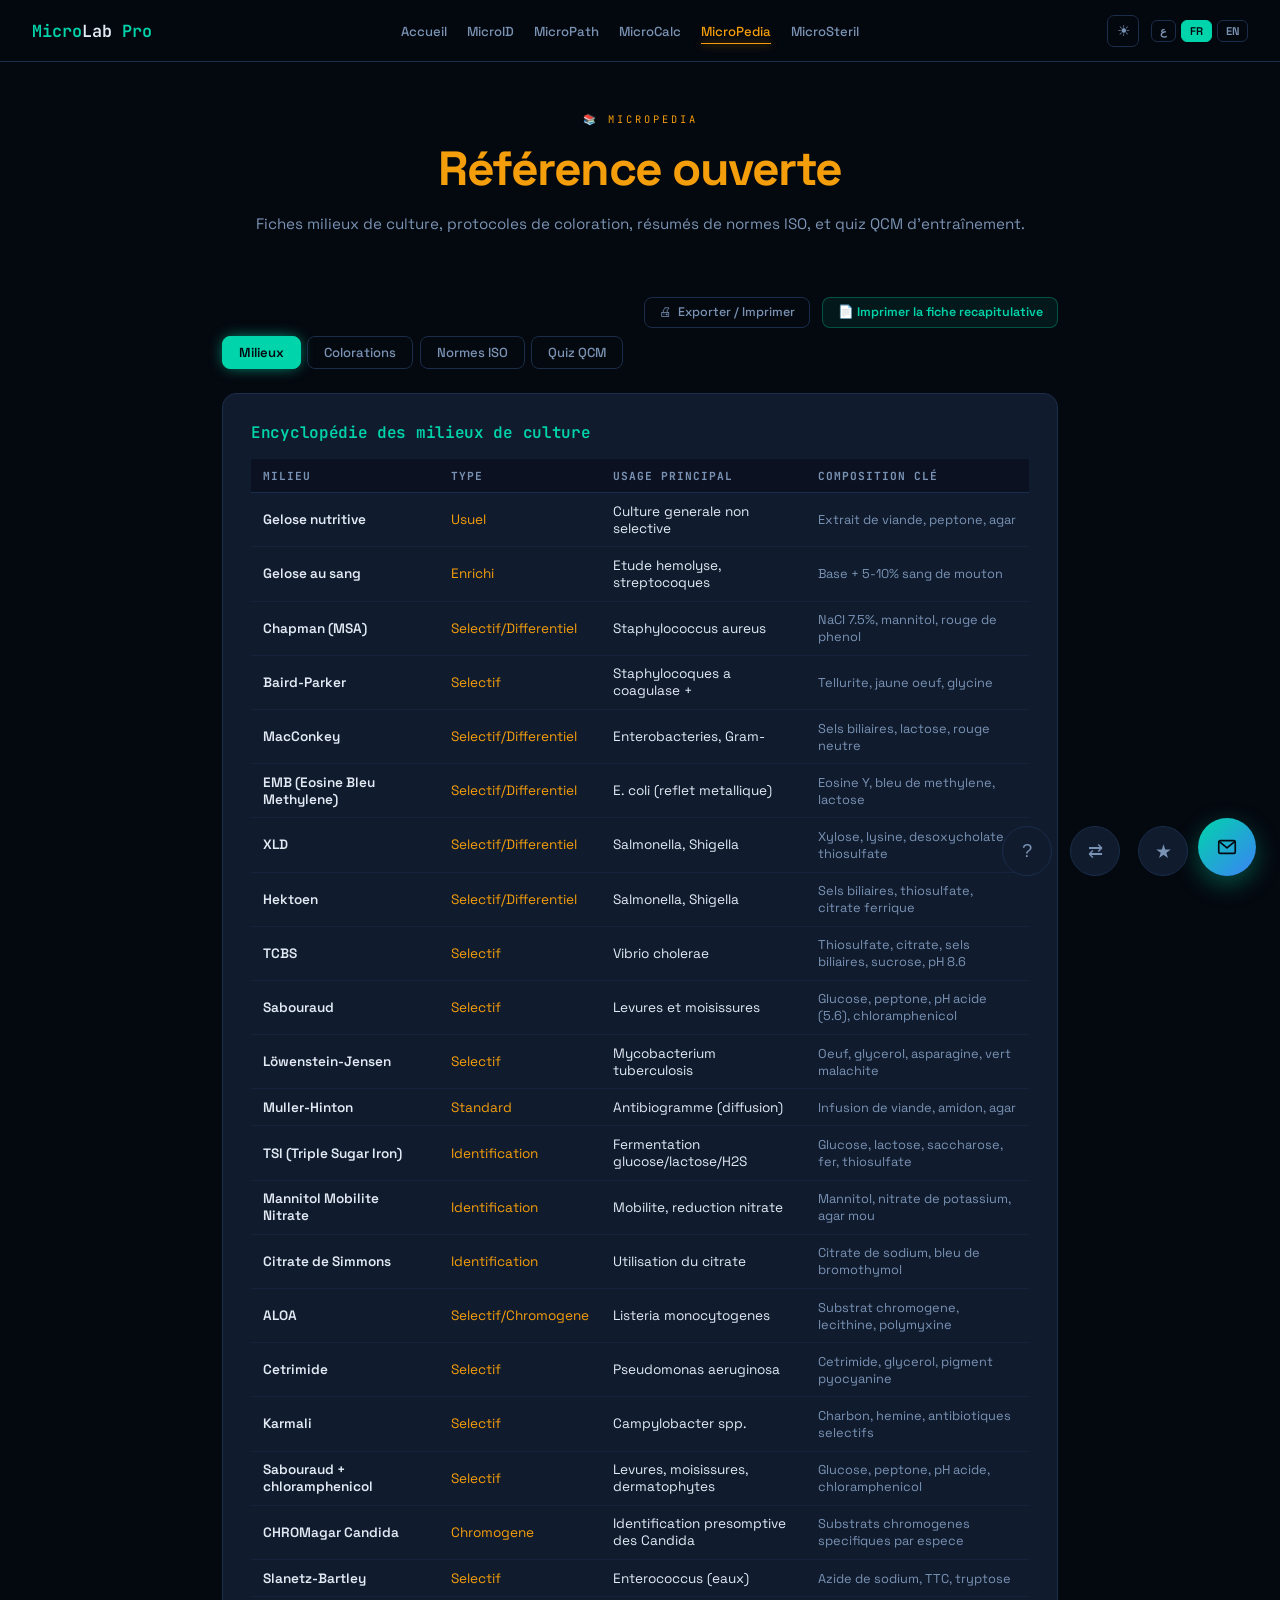
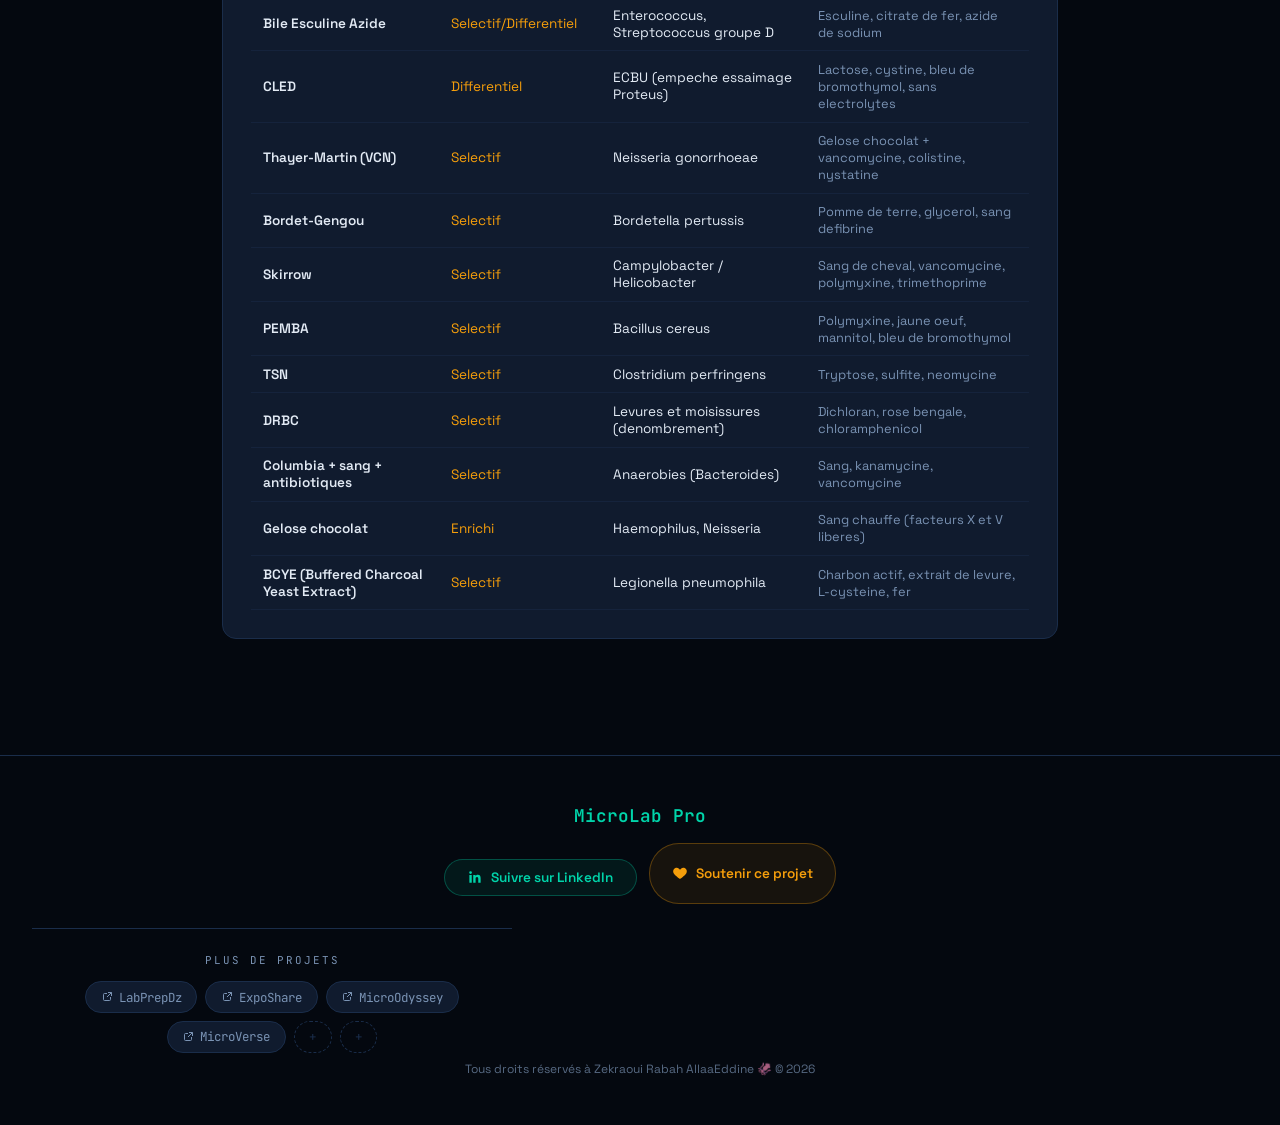
<file: tools/micropedia.html>
<!DOCTYPE html>
<html lang="fr" dir="ltr">
<head>
<meta charset="UTF-8"/>
<meta name="viewport" content="width=device-width, initial-scale=1.0"/>
<title>MicroPedia : Reference milieux de culture, colorations et normes ISO</title>
<meta name="description" content="Encyclopedie ouverte de microbiologie : milieux de culture, protocoles de coloration Gram/Ziehl-Neelsen/Giemsa, resume des normes ISO et quiz QCM d'entrainement pour etudiants."/>
<link rel="canonical" href="https://intj-boy.github.io/MicroLabPro/tools/micropedia.html"/>
<meta property="og:type" content="website"/>
<meta property="og:title" content="MicroPedia : Reference ouverte de microbiologie"/>
<meta property="og:description" content="Milieux de culture, protocoles de coloration, normes ISO et quiz QCM."/>
<meta property="og:url" content="https://intj-boy.github.io/MicroLabPro/tools/micropedia.html"/>
<meta property="og:image" content="https://intj-boy.github.io/MicroLabPro/og-image.png"/>
<script type="application/ld+json">
{
  "@context": "https://schema.org",
  "@type": "WebApplication",
  "name": "MicroPedia",
  "url": "https://intj-boy.github.io/MicroLabPro/tools/micropedia.html",
  "description": "Reference ouverte de microbiologie : milieux, colorations, normes ISO, quiz.",
  "applicationCategory": "EducationalApplication",
  "isPartOf": { "@type": "WebSite", "name": "MicroLab Pro", "url": "https://intj-boy.github.io/MicroLabPro/" }
}
</script>
<link rel="preconnect" href="https://fonts.googleapis.com"/>
<link rel="icon" type="image/x-icon" href="../favicon.ico"/>
<link rel="icon" type="image/png" sizes="32x32" href="../favicon-32x32.png"/>
<link rel="icon" type="image/png" sizes="16x16" href="../favicon-16x16.png"/>
<link rel="apple-touch-icon" sizes="180x180" href="../apple-touch-icon.png"/>
<link rel="manifest" href="../site.webmanifest"/>
<meta name="theme-color" content="#04080f"/>
<link href="https://fonts.googleapis.com/css2?family=Space+Grotesk:wght@300;400;500;600;700&family=JetBrains+Mono:wght@400;600&display=swap" rel="stylesheet"/>
<link rel="stylesheet" href="../style.css"/>
</head>
<body>

<div class="loader-screen" id="loaderScreen">
  <div class="loader-mascot">🦑</div>
  <div class="loader-bar"><div class="loader-bar-fill"></div></div>
  <div class="loader-text" data-i18n="loading_text">Chargement de la boite a outils</div>
</div>

<nav>
  <a class="nav-logo" href="../index.html">Micro<span>Lab</span> Pro</a>
  <ul class="nav-links">
    <li><a href="../index.html" data-i18n="nav_home">Accueil</a></li>
    <li><a href="microid.html" data-i18n="nav_microid">MicroID</a></li>
    <li><a href="micropath.html" data-i18n="nav_micropath">MicroPath</a></li>
    <li><a href="microcalc.html" data-i18n="nav_microcalc">MicroCalc</a></li>
    <li><a href="micropedia.html" style="color:var(--accent4)" data-i18n="nav_micropedia">MicroPedia</a></li>
    <li><a href="microsteril.html" data-i18n="nav_microsteril">MicroSteril</a></li>
  </ul>
  <div class="nav-right">
    <div class="lang-switcher">
      <button class="lang-btn" data-lang="ar" onclick="setLang('ar')">ع</button>
      <button class="lang-btn" data-lang="fr" onclick="setLang('fr')">FR</button>
      <button class="lang-btn" data-lang="en" onclick="setLang('en')">EN</button>
    </div>
  </div>
  <button class="hamburger" onclick="toggleMenu()">&#9776;</button>
</nav>
<div class="mobile-menu" id="mobileMenu">
  <a href="../index.html" data-i18n="nav_home">Accueil</a>
  <a href="microid.html" data-i18n="nav_microid">MicroID</a>
  <a href="micropath.html" data-i18n="nav_micropath">MicroPath</a>
  <a href="microcalc.html" data-i18n="nav_microcalc">MicroCalc</a>
  <a href="micropedia.html" data-i18n="nav_micropedia">MicroPedia</a>
  <a href="microsteril.html" data-i18n="nav_microsteril">MicroSteril</a>
  <div class="lang-switcher" style="margin-top:1rem;">
    <button class="lang-btn" data-lang="ar" onclick="setLang('ar');toggleMenu()">ع</button>
    <button class="lang-btn" data-lang="fr" onclick="setLang('fr');toggleMenu()">FR</button>
    <button class="lang-btn" data-lang="en" onclick="setLang('en');toggleMenu()">EN</button>
  </div>
</div>
</div>

<div class="tool-page-header">
  <div class="tool-page-eyebrow" style="color:var(--accent4)"><span data-i18n="micropedia_eyebrow">📚 MicroPedia</span></div>
  <h1 class="tool-page-title" style="color:var(--accent4)" data-i18n="micropedia_title">Reference ouverte</h1>
  <p class="tool-page-sub" data-i18n="micropedia_sub">Fiches milieux de culture, protocoles de coloration, resumes de normes ISO, et quiz QCM d'entrainement.</p>
</div>

<div class="print-header">
  <strong>MicroLab Pro</strong> &middot; <span id="printDate"></span>
</div>
<div class="tool-page-body">
  <div style="text-align:right; margin-bottom:0.5rem;">
    <button class="export-btn" onclick="printResult()">🖨 <span data-i18n="export_print">Exporter / Imprimer</span></button>
  </div>
  <div class="tabs">
    <button class="tab-btn active" onclick="switchTab('media')" data-i18n="mped_tab_media">Milieux</button>
    <button class="tab-btn" onclick="switchTab('staining')" data-i18n="mped_tab_stain">Colorations</button>
    <button class="tab-btn" onclick="switchTab('norms')" data-i18n="mped_tab_norms">Normes ISO</button>
    <button class="tab-btn" onclick="switchTab('qcm')" data-i18n="mped_tab_qcm">Quiz QCM</button>
  </div>

  <!-- MEDIA ENCYCLOPEDIA -->
  <div class="tab-content active" id="tab-media">
    <div class="calc-card">
      <h3 data-i18n="mped_media_h3">Encyclopedie des milieux de culture</h3>
      <div style="overflow-x:auto">
      <table class="ref-table">
        <thead><tr><th data-i18n="mped_media_th_name">Milieu</th><th data-i18n="mped_media_th_type">Type</th><th data-i18n="mped_media_th_use">Usage principal</th><th data-i18n="mped_media_th_comp">Composition cle</th></tr></thead>
        <tbody id="mediaEncyBody"></tbody>
      </table>
      </div>
    </div>
  </div>

  <!-- STAINING PROTOCOLS -->
  <div class="tab-content" id="tab-staining">
    <div id="stainingContainer"></div>
  </div>

  <!-- ISO NORMS -->
  <div class="tab-content" id="tab-norms">
    <div class="calc-card">
      <h3 data-i18n="mped_norms_h3">Resume des normes ISO en microbiologie</h3>
      <div style="overflow-x:auto">
      <table class="ref-table">
        <thead><tr><th data-i18n="mped_norms_th_code">Norme</th><th data-i18n="mped_norms_th_obj">Objet</th><th data-i18n="mped_norms_th_domain">Domaine</th></tr></thead>
        <tbody id="normsBody"></tbody>
      </table>
      </div>
    </div>
  </div>

  <!-- QCM QUIZ -->
  <div class="tab-content" id="tab-qcm">
    <div id="qcmContainer"></div>
    <div id="qcmScoreBox" style="display:none" class="calc-card">
      <div class="qcm-score" id="qcmScoreText"></div>
      <div style="text-align:center"><button class="btn-reset" onclick="resetQuiz()">↺ <span data-i18n="mped_qcm_reset">Recommencer le quiz</span></button></div>
    </div>
  </div>

</div>

<footer>
  <span class="footer-logo">MicroLab Pro</span>
  <a class="footer-social" href="https://www.linkedin.com/in/zekraouirabahallaaeddine" target="_blank" rel="noopener">
    <svg viewBox="0 0 24 24"><path d="M20.45 20.45h-3.56v-5.57c0-1.33-.03-3.04-1.85-3.04-1.85 0-2.14 1.45-2.14 2.94v5.67H9.34V9h3.41v1.56h.05c.48-.9 1.64-1.85 3.38-1.85 3.6 0 4.27 2.37 4.27 5.46v6.28zM5.34 7.43a2.06 2.06 0 1 1 0-4.12 2.06 2.06 0 0 1 0 4.12zM7.12 20.45H3.56V9h3.56v11.45z"/></svg>
    <span data-i18n="follow_link">Suivre sur LinkedIn</span>
  </a>
  <p class="footer-copy" data-i18n="copyright">Tous droits reserves a Zekraoui Rabah AllaaEddine 🦑 © 2026</p>
</footer>

<script src="../lang.js"></script>
<script src="../inquiry.js"></script>
<script src="../widgets.js"></script>
<script>
function toggleMenu(){ document.getElementById('mobileMenu').classList.toggle('open'); }
function switchTab(id){
  const ids=['media','staining','norms','qcm'];
  document.querySelectorAll('.tab-btn').forEach((b,i)=>b.classList.toggle('active', ids[i]===id));
  document.querySelectorAll('.tab-content').forEach(t=>t.classList.toggle('active', t.id==='tab-'+id));
}

// ── MEDIA ENCYCLOPEDIA ──
const MEDIA_ENCY = [
  {name:'Gelose nutritive', type:{fr:'Usuel',en:'General purpose',ar:'عام'}, use:{fr:'Culture generale non selective',en:'Non-selective general culture',ar:'زرع عام غير انتقائي'}, comp:'Extrait de viande, peptone, agar'},
  {name:'Gelose au sang', type:{fr:'Enrichi',en:'Enriched',ar:'مُغنى'}, use:{fr:'Etude hemolyse, streptocoques',en:'Hemolysis study, streptococci',ar:'دراسة الانحلال الدموي، المكورات السبحية'}, comp:'Base + 5-10% sang de mouton'},
  {name:'Chapman (MSA)', type:{fr:'Selectif/Differentiel',en:'Selective/Differential',ar:'انتقائي/تفريقي'}, use:{fr:'Staphylococcus aureus',en:'Staphylococcus aureus',ar:'Staphylococcus aureus'}, comp:'NaCl 7.5%, mannitol, rouge de phenol'},
  {name:'Baird-Parker', type:{fr:'Selectif',en:'Selective',ar:'انتقائي'}, use:{fr:'Staphylocoques a coagulase +',en:'Coagulase+ staphylococci',ar:'مكورات عنقودية موجبة الكواغولاز'}, comp:'Tellurite, jaune oeuf, glycine'},
  {name:'MacConkey', type:{fr:'Selectif/Differentiel',en:'Selective/Differential',ar:'انتقائي/تفريقي'}, use:{fr:'Enterobacteries, Gram-',en:'Enterobacteria, Gram-',ar:'أمعائيات، غرام سلبية'}, comp:'Sels biliaires, lactose, rouge neutre'},
  {name:'EMB (Eosine Bleu Methylene)', type:{fr:'Selectif/Differentiel',en:'Selective/Differential',ar:'انتقائي/تفريقي'}, use:{fr:'E. coli (reflet metallique)',en:'E. coli (metallic sheen)',ar:'E. coli (بريق معدني)'}, comp:'Eosine Y, bleu de methylene, lactose'},
  {name:'XLD', type:{fr:'Selectif/Differentiel',en:'Selective/Differential',ar:'انتقائي/تفريقي'}, use:{fr:'Salmonella, Shigella',en:'Salmonella, Shigella',ar:'Salmonella، Shigella'}, comp:'Xylose, lysine, desoxycholate, thiosulfate'},
  {name:'Hektoen', type:{fr:'Selectif/Differentiel',en:'Selective/Differential',ar:'انتقائي/تفريقي'}, use:{fr:'Salmonella, Shigella',en:'Salmonella, Shigella',ar:'Salmonella، Shigella'}, comp:'Sels biliaires, thiosulfate, citrate ferrique'},
  {name:'TCBS', type:{fr:'Selectif',en:'Selective',ar:'انتقائي'}, use:{fr:'Vibrio cholerae',en:'Vibrio cholerae',ar:'Vibrio cholerae'}, comp:'Thiosulfate, citrate, sels biliaires, sucrose, pH 8.6'},
  {name:'Sabouraud', type:{fr:'Selectif',en:'Selective',ar:'انتقائي'}, use:{fr:'Levures et moisissures',en:'Yeasts and molds',ar:'الخمائر والعفن'}, comp:'Glucose, peptone, pH acide (5.6), chloramphenicol'},
  {name:'Löwenstein-Jensen', type:{fr:'Selectif',en:'Selective',ar:'انتقائي'}, use:{fr:'Mycobacterium tuberculosis',en:'Mycobacterium tuberculosis',ar:'Mycobacterium tuberculosis'}, comp:'Oeuf, glycerol, asparagine, vert malachite'},
  {name:'Muller-Hinton', type:{fr:'Standard',en:'Standard',ar:'قياسي'}, use:{fr:'Antibiogramme (diffusion)',en:'Antibiogram (diffusion)',ar:'اختبار الحساسية (انتشار)'}, comp:'Infusion de viande, amidon, agar'},
  {name:'TSI (Triple Sugar Iron)', type:{fr:'Identification',en:'Identification',ar:'تعريف'}, use:{fr:'Fermentation glucose/lactose/H2S',en:'Glucose/lactose/H2S fermentation',ar:'تخمر الجلوكوز/اللاكتوز/H2S'}, comp:'Glucose, lactose, saccharose, fer, thiosulfate'},
  {name:'Mannitol Mobilite Nitrate', type:{fr:'Identification',en:'Identification',ar:'تعريف'}, use:{fr:'Mobilite, reduction nitrate',en:'Motility, nitrate reduction',ar:'الحركة، اختزال النترات'}, comp:'Mannitol, nitrate de potassium, agar mou'},
  {name:'Citrate de Simmons', type:{fr:'Identification',en:'Identification',ar:'تعريف'}, use:{fr:'Utilisation du citrate',en:'Citrate utilization',ar:'استخدام السيترات'}, comp:'Citrate de sodium, bleu de bromothymol'},
  {name:'ALOA', type:{fr:'Selectif/Chromogene',en:'Selective/Chromogenic',ar:'انتقائي/لوني'}, use:{fr:'Listeria monocytogenes',en:'Listeria monocytogenes',ar:'Listeria monocytogenes'}, comp:'Substrat chromogene, lecithine, polymyxine'},
  {name:'Cetrimide', type:{fr:'Selectif',en:'Selective',ar:'انتقائي'}, use:{fr:'Pseudomonas aeruginosa',en:'Pseudomonas aeruginosa',ar:'Pseudomonas aeruginosa'}, comp:'Cetrimide, glycerol, pigment pyocyanine'},
  {name:'Karmali', type:{fr:'Selectif',en:'Selective',ar:'انتقائي'}, use:{fr:'Campylobacter spp.',en:'Campylobacter spp.',ar:'Campylobacter spp.'}, comp:'Charbon, hemine, antibiotiques selectifs'},
  {name:'Sabouraud + chloramphenicol', type:{fr:'Selectif',en:'Selective',ar:'انتقائي'}, use:{fr:'Levures, moisissures, dermatophytes',en:'Yeasts, molds, dermatophytes',ar:'الخمائر، العفن، الفطريات الجلدية'}, comp:'Glucose, peptone, pH acide, chloramphenicol'},
  {name:'CHROMagar Candida', type:{fr:'Chromogene',en:'Chromogenic',ar:'لوني'}, use:{fr:'Identification presomptive des Candida',en:'Presumptive Candida identification',ar:'تعريف افتراضي للمبيضات'}, comp:'Substrats chromogenes specifiques par espece'},
  {name:'Slanetz-Bartley', type:{fr:'Selectif',en:'Selective',ar:'انتقائي'}, use:{fr:'Enterococcus (eaux)',en:'Enterococcus (water)',ar:'Enterococcus (المياه)'}, comp:'Azide de sodium, TTC, tryptose'},
  {name:'Bile Esculine Azide', type:{fr:'Selectif/Differentiel',en:'Selective/Differential',ar:'انتقائي/تفريقي'}, use:{fr:'Enterococcus, Streptococcus groupe D',en:'Enterococcus, group D Streptococcus',ar:'Enterococcus، المكورات السبحية المجموعة D'}, comp:'Esculine, citrate de fer, azide de sodium'},
  {name:'CLED', type:{fr:'Differentiel',en:'Differential',ar:'تفريقي'}, use:{fr:'ECBU (empeche essaimage Proteus)',en:'Urine culture (prevents Proteus swarming)',ar:'زرع البول (يمنع انتشار Proteus)'}, comp:'Lactose, cystine, bleu de bromothymol, sans electrolytes'},
  {name:'Thayer-Martin (VCN)', type:{fr:'Selectif',en:'Selective',ar:'انتقائي'}, use:{fr:'Neisseria gonorrhoeae',en:'Neisseria gonorrhoeae',ar:'Neisseria gonorrhoeae'}, comp:'Gelose chocolat + vancomycine, colistine, nystatine'},
  {name:'Bordet-Gengou', type:{fr:'Selectif',en:'Selective',ar:'انتقائي'}, use:{fr:'Bordetella pertussis',en:'Bordetella pertussis',ar:'Bordetella pertussis'}, comp:'Pomme de terre, glycerol, sang defibrine'},
  {name:'Skirrow', type:{fr:'Selectif',en:'Selective',ar:'انتقائي'}, use:{fr:'Campylobacter / Helicobacter',en:'Campylobacter / Helicobacter',ar:'Campylobacter / Helicobacter'}, comp:'Sang de cheval, vancomycine, polymyxine, trimethoprime'},
  {name:'PEMBA', type:{fr:'Selectif',en:'Selective',ar:'انتقائي'}, use:{fr:'Bacillus cereus',en:'Bacillus cereus',ar:'Bacillus cereus'}, comp:'Polymyxine, jaune oeuf, mannitol, bleu de bromothymol'},
  {name:'TSN', type:{fr:'Selectif',en:'Selective',ar:'انتقائي'}, use:{fr:'Clostridium perfringens',en:'Clostridium perfringens',ar:'Clostridium perfringens'}, comp:'Tryptose, sulfite, neomycine'},
  {name:'DRBC', type:{fr:'Selectif',en:'Selective',ar:'انتقائي'}, use:{fr:'Levures et moisissures (denombrement)',en:'Yeasts and molds (enumeration)',ar:'الخمائر والعفن (العد)'}, comp:'Dichloran, rose bengale, chloramphenicol'},
  {name:'Columbia + sang + antibiotiques', type:{fr:'Selectif',en:'Selective',ar:'انتقائي'}, use:{fr:'Anaerobies (Bacteroides)',en:'Anaerobes (Bacteroides)',ar:'اللاهوائيات (Bacteroides)'}, comp:'Sang, kanamycine, vancomycine'},
  {name:'Gelose chocolat', type:{fr:'Enrichi',en:'Enriched',ar:'مُغنى'}, use:{fr:'Haemophilus, Neisseria',en:'Haemophilus, Neisseria',ar:'Haemophilus، Neisseria'}, comp:'Sang chauffe (facteurs X et V liberes)'},
  {name:'BCYE (Buffered Charcoal Yeast Extract)', type:{fr:'Selectif',en:'Selective',ar:'انتقائي'}, use:{fr:'Legionella pneumophila',en:'Legionella pneumophila',ar:'Legionella pneumophila'}, comp:'Charbon actif, extrait de levure, L-cysteine, fer'}
];
function renderMediaEncy(){
  const lang = currentLang || 'fr';
  document.getElementById('mediaEncyBody').innerHTML = MEDIA_ENCY.map(m=>`
    <tr><td style="font-weight:600">${m.name}</td><td style="color:var(--accent4)">${m.type[lang]}</td><td>${m.use[lang]}</td><td style="color:var(--muted);font-size:0.8rem">${m.comp}</td></tr>
  `).join('');
}
renderMediaEncy();

// ── STAINING PROTOCOLS ──
const STAINING = [
  {
    id:'gram',
    name:{fr:'Coloration de Gram',en:'Gram Staining',ar:'صبغة غرام'},
    steps:{
      fr:['Fixation du frottis a la chaleur (3 passages rapides)','Violet de gentiane (cristal violet) : 1 min, rincer',"Lugol (mordant) : 1 min, rincer","Decoloration a l'alcool-acetone : quelques secondes jusqu'a decoloration, rincer immediatement",'Safranine (contre-coloration) : 30 sec, rincer, secher'],
      en:['Fix the smear with heat (3 quick passes)','Crystal violet: 1 min, rinse','Lugol\'s iodine (mordant): 1 min, rinse','Alcohol-acetone decolorization: a few seconds until decolorized, rinse immediately','Safranin (counterstain): 30 sec, rinse, dry'],
      ar:['تثبيت المسحة بالحرارة (3 تمريرات سريعة)','بنفسج الجنطيانا: دقيقة واحدة، اشطف','لوغول (مثبت): دقيقة واحدة، اشطف','إزالة اللون بالكحول-أسيتون: بضع ثوانٍ حتى إزالة اللون، اشطف فوراً','سافرانين (صبغة مقابلة): 30 ثانية، اشطف، جفف']
    },
    stepColors: ['#e8dcc8', '#5b3a8e', '#4a2f73', '#8a7358', '#e8dcc8'],
    stepDuration: [15, 60, 60, 8, 30],
    dual: true,
    resultColors: { pos:'#5b2a8e', neg:'#c94f6d' },
    result:{fr:'Gram+ : violet fonce. Gram- : rose/rouge.',en:'Gram+: dark violet. Gram-: pink/red.',ar:'غرام+: بنفسجي داكن. غرام-: وردي/أحمر.'}
  },
  {
    id:'ziehl',
    name:{fr:'Coloration de Ziehl-Neelsen (BAAR)',en:'Ziehl-Neelsen Staining (AFB)',ar:'صبغة زيل-نيلسن (BAAR)'},
    steps:{
      fr:['Fixation a la chaleur','Fuchsine phenolee a chaud (tyndallisation) : 5 min',"Decoloration a l'alcool-acide (HCl 3% dans ethanol) : jusqu'a decoloration",'Bleu de methylene (contre-coloration) : 1 min'],
      en:['Fix with heat','Hot phenolic fuchsin (tyndallization): 5 min','Acid-alcohol decolorization (3% HCl in ethanol): until decolorized','Methylene blue (counterstain): 1 min'],
      ar:['تثبيت بالحرارة','فوشين فينولي ساخن: 5 دقائق','إزالة اللون بالكحول الحمضي (HCl 3% في الإيثانول): حتى إزالة اللون','أزرق الميثيلين (صبغة مقابلة): دقيقة واحدة']
    },
    stepColors: ['#e8dcc8', '#c9264f', '#b5714a', '#e8dcc8'],
    stepDuration: [15, 300, 20, 60],
    dual: true,
    resultColors: { pos:'#c9264f', neg:'#3b6ea5' },
    result:{fr:'BAAR+ (acido-alcoolo-resistant) : rouge fuchsia. Fond : bleu.',en:'AFB+ (acid-fast): fuchsia red. Background: blue.',ar:'BAAR+ (مقاوم للحمض والكحول): أحمر فوشيني. الخلفية: زرقاء.'}
  },
  {
    id:'giemsa',
    name:{fr:'Coloration de Giemsa',en:'Giemsa Staining',ar:'صبغة غيمزا'},
    steps:{
      fr:['Fixation au methanol : 2-3 min','Dilution Giemsa 1/10 dans eau tamponnee pH 7.2','Coloration : 20-30 min',"Rincage a l'eau tamponnee, sechage a l'air"],
      en:['Methanol fixation: 2-3 min','Giemsa dilution 1/10 in buffered water pH 7.2','Staining: 20-30 min','Rinse with buffered water, air dry'],
      ar:['تثبيت بالميثانول: 2-3 دقائق','تخفيف غيمزا 1/10 في ماء مؤقلن pH 7.2','التلوين: 20-30 دقيقة','اشطف بالماء المؤقلن، جفف في الهواء']
    },
    stepColors: ['#e8dcc8', '#8e6fa8', '#c26b9e', '#c26b9e'],
    stepDuration: [150, 20, 1500, 30],
    dual: false,
    resultColors: { pos:'#c26b9e', neg:'#c26b9e' },
    result:{fr:'Utilise pour hemoparasites, morphologie cellulaire, frottis sanguins.',en:'Used for blood parasites, cell morphology, blood smears.',ar:'يُستخدم للطفيليات الدموية، شكل الخلايا، مسحات الدم.'}
  },
  {
    id:'spore',
    name:{fr:'Coloration des spores (Schaeffer-Fulton)',en:'Spore Staining (Schaeffer-Fulton)',ar:'صبغة الجراثيم (شيفر-فولتون)'},
    steps:{
      fr:['Fixation a la chaleur','Vert de malachite a chaud (vapeur) : 5-10 min',"Rincage abondant a l'eau",'Safranine (contre-coloration) : 30 sec'],
      en:['Fix with heat','Hot malachite green (steam): 5-10 min','Abundant rinse with water','Safranin (counterstain): 30 sec'],
      ar:['تثبيت بالحرارة','الأخضر الملكيتي الساخن (بخار): 5-10 دقائق','شطف وفير بالماء','سافرانين (صبغة مقابلة): 30 ثانية']
    },
    stepColors: ['#e8dcc8', '#3a8e5b', '#6fa87f', '#c9788a'],
    stepDuration: [15, 450, 15, 30],
    dual: true,
    resultColors: { pos:'#3a8e5b', neg:'#c9788a' },
    result:{fr:'Spores : vertes. Corps vegetatif : rose/rouge.',en:'Spores: green. Vegetative body: pink/red.',ar:'الجراثيم: خضراء. الجسم الخضري: وردي/أحمر.'}
  }
];
let stainState = {};
function renderStaining(){
  const lang = currentLang || 'fr';
  document.getElementById('stainingContainer').innerHTML = STAINING.map(s=>{
    if (stainState[s.id] === undefined) stainState[s.id] = 0;
    return `
    <div class="calc-card stain-card">
      <h3>${s.name[lang]}</h3>
      <div class="stain-visualizer" id="stain-vis-${s.id}">
        ${renderStainSlide(s, stainState[s.id])}
        <div class="stain-controls">
          <button class="stain-nav-btn" onclick="stainStep('${s.id}',-1)" aria-label="Previous">&larr;</button>
          <div class="stain-progress">
            ${s.steps[lang].map((_,i)=>`<span class="stain-dot ${i===stainState[s.id]?'active':''} ${i<stainState[s.id]?'done':''}" onclick="stainGoto('${s.id}',${i})"></span>`).join('')}
          </div>
          <button class="stain-nav-btn" onclick="stainStep('${s.id}',1)" aria-label="Next">&rarr;</button>
        </div>
      </div>
      <div class="stain-step-label" id="stain-label-${s.id}">${renderStainStepText(s, lang, stainState[s.id])}</div>
      <ol class="stain-steplist">
        ${s.steps[lang].map((st,i)=>`<li class="${i===stainState[s.id]?'current':''} ${i<stainState[s.id]?'past':''}" onclick="stainGoto('${s.id}',${i})">${st}</li>`).join('')}
      </ol>
      <div class="result-box show" style="display:block; margin-top:1rem;">
        <div class="result-label">${LANG[lang].mped_stain_reading}</div>
        <div style="font-size:0.9rem; display:flex; align-items:center; gap:0.6rem; flex-wrap:wrap;">
          ${s.dual ? `<span class="stain-swatch" style="background:${s.resultColors.pos}"></span><span class="stain-swatch" style="background:${s.resultColors.neg}"></span>` : `<span class="stain-swatch" style="background:${s.resultColors.pos}"></span>`}
          <span>${s.result[lang]}</span>
        </div>
      </div>
    </div>
  `;}).join('');
}

function renderStainSlide(s, stepIdx) {
  const color = s.stepColors[stepIdx];
  const isLast = stepIdx === s.steps.fr.length - 1;
  if (s.dual && isLast) {
    return `
      <div class="stain-slide-pair">
        <div class="stain-slide" style="background:${s.resultColors.pos}"><span class="stain-slide-tag">+</span></div>
        <div class="stain-slide" style="background:${s.resultColors.neg}"><span class="stain-slide-tag">-</span></div>
      </div>`;
  }
  return `<div class="stain-slide-single"><div class="stain-slide" style="background:${color}"></div></div>`;
}

function renderStainStepText(s, lang, stepIdx) {
  const stepNum = stepIdx + 1;
  const total = s.steps.fr.length;
  return `<span class="stain-step-num">${stepNum}/${total}</span> ${s.steps[lang][stepIdx]}`;
}

function stainStep(id, delta) {
  const s = STAINING.find(x => x.id === id);
  const max = s.steps.fr.length - 1;
  stainState[id] = Math.max(0, Math.min(max, (stainState[id]||0) + delta));
  updateStainVisual(id);
}
function stainGoto(id, idx) {
  stainState[id] = idx;
  updateStainVisual(id);
}
function updateStainVisual(id) {
  const s = STAINING.find(x => x.id === id);
  const lang = currentLang || 'fr';
  const stepIdx = stainState[id];
  const visEl = document.getElementById(`stain-vis-${id}`);
  const labelEl = document.getElementById(`stain-label-${id}`);
  if (visEl) {
    visEl.querySelector('.stain-slide-single, .stain-slide-pair')?.remove();
    visEl.insertAdjacentHTML('afterbegin', renderStainSlide(s, stepIdx));
  }
  if (labelEl) labelEl.innerHTML = renderStainStepText(s, lang, stepIdx);
  document.querySelectorAll(`#stain-vis-${id} .stain-dot`).forEach((dot, i) => {
    dot.classList.toggle('active', i === stepIdx);
    dot.classList.toggle('done', i < stepIdx);
  });
  const card = visEl.closest('.stain-card');
  card.querySelectorAll('.stain-steplist li').forEach((li, i) => {
    li.classList.toggle('current', i === stepIdx);
    li.classList.toggle('past', i < stepIdx);
  });
}
renderStaining();

// ── ISO NORMS ──
const NORMS = [
  {code:'ISO 7218', obj:{fr:"Regles generales pour l'examen microbiologique",en:'General rules for microbiological examination',ar:'قواعد عامة للفحص الميكروبيولوجي'}, domain:{fr:'Methode generale',en:'General method',ar:'طريقة عامة'}},
  {code:'ISO 6579-1', obj:{fr:'Recherche de Salmonella, methode horizontale',en:'Detection of Salmonella, horizontal method',ar:'الكشف عن Salmonella، طريقة أفقية'}, domain:{fr:'Alimentaire',en:'Food',ar:'غذائي'}},
  {code:'ISO 11290-1/2', obj:{fr:'Recherche et denombrement de Listeria monocytogenes',en:'Detection and enumeration of Listeria monocytogenes',ar:'الكشف والعد لـ Listeria monocytogenes'}, domain:{fr:'Alimentaire',en:'Food',ar:'غذائي'}},
  {code:'ISO 16649-1/2', obj:{fr:'Denombrement E. coli beta-glucuronidase positive',en:'Enumeration of beta-glucuronidase-positive E. coli',ar:'عد E. coli الموجبة لبيتا-غلوكورونيداز'}, domain:{fr:'Alimentaire',en:'Food',ar:'غذائي'}},
  {code:'ISO 6888-1/2', obj:{fr:'Denombrement des staphylocoques a coagulase positive',en:'Enumeration of coagulase-positive staphylococci',ar:'عد المكورات العنقودية الموجبة الكواغولاز'}, domain:{fr:'Alimentaire',en:'Food',ar:'غذائي'}},
  {code:'ISO 4831/4832', obj:{fr:'Recherche et denombrement des coliformes',en:'Detection and enumeration of coliforms',ar:'الكشف والعد للقولونيات'}, domain:{fr:'Alimentaire',en:'Food',ar:'غذائي'}},
  {code:'ISO 7932', obj:{fr:'Denombrement de Bacillus cereus presume',en:'Enumeration of presumptive Bacillus cereus',ar:'عد Bacillus cereus الافتراضي'}, domain:{fr:'Alimentaire',en:'Food',ar:'غذائي'}},
  {code:'ISO 7937', obj:{fr:'Denombrement de Clostridium perfringens',en:'Enumeration of Clostridium perfringens',ar:'عد Clostridium perfringens'}, domain:{fr:'Alimentaire',en:'Food',ar:'غذائي'}},
  {code:'ISO 21527-1/2', obj:{fr:'Denombrement des levures et moisissures',en:'Enumeration of yeasts and molds',ar:'عد الخمائر والعفن'}, domain:{fr:'Alimentaire',en:'Food',ar:'غذائي'}},
  {code:'ISO 10272-1/2', obj:{fr:'Recherche et denombrement de Campylobacter spp.',en:'Detection and enumeration of Campylobacter spp.',ar:'الكشف والعد لـ Campylobacter spp.'}, domain:{fr:'Alimentaire',en:'Food',ar:'غذائي'}},
  {code:'ISO 2859-1', obj:{fr:"Plans d'echantillonnage pour controle par attributs",en:'Sampling plans for attribute control',ar:'خطط أخذ العينات للمراقبة بالسمات'}, domain:{fr:'Contrôle qualite',en:'Quality control',ar:'مراقبة الجودة'}},
  {code:'ISO 17025', obj:{fr:'Exigences generales pour la competence des laboratoires',en:'General requirements for laboratory competence',ar:'المتطلبات العامة لكفاءة المختبرات'}, domain:{fr:'Accreditation',en:'Accreditation',ar:'اعتماد'}},
  {code:'ISO 15189', obj:{fr:'Exigences pour la qualite des laboratoires de biologie medicale',en:'Quality requirements for medical laboratories',ar:'متطلبات جودة مختبرات التحاليل الطبية'}, domain:{fr:'Accreditation',en:'Accreditation',ar:'اعتماد'}},
  {code:'ISO 21567', obj:{fr:'Recherche de Shigella spp.',en:'Detection of Shigella spp.',ar:'الكشف عن Shigella spp.'}, domain:{fr:'Alimentaire',en:'Food',ar:'غذائي'}},
  {code:'ISO 21872-1', obj:{fr:'Recherche de Vibrio parahaemolyticus et V. cholerae',en:'Detection of Vibrio parahaemolyticus and V. cholerae',ar:'الكشف عن Vibrio parahaemolyticus وV. cholerae'}, domain:{fr:'Alimentaire',en:'Food',ar:'غذائي'}},
  {code:'ISO 21528-1/2', obj:{fr:'Recherche et denombrement des Enterobacteriaceae',en:'Detection and enumeration of Enterobacteriaceae',ar:'الكشف والعد للأمعائيات'}, domain:{fr:'Alimentaire',en:'Food',ar:'غذائي'}},
  {code:'ISO 9308-1/2', obj:{fr:'Denombrement E. coli et coliformes dans les eaux',en:'Enumeration of E. coli and coliforms in water',ar:'عد E. coli والقولونيات في المياه'}, domain:{fr:'Eau',en:'Water',ar:'مياه'}},
  {code:'ISO 7899-1/2', obj:{fr:'Denombrement des enterocoques intestinaux dans les eaux',en:'Enumeration of intestinal enterococci in water',ar:'عد المكورات المعوية في المياه'}, domain:{fr:'Eau',en:'Water',ar:'مياه'}},
  {code:'ISO 6461-1/2', obj:{fr:'Recherche des spores de bacteries anaerobies sulfito-reductrices',en:'Detection of sulfite-reducing anaerobic bacteria spores',ar:'الكشف عن جراثيم البكتيريا اللاهوائية المختزلة للكبريتيت'}, domain:{fr:'Eau',en:'Water',ar:'مياه'}},
  {code:'ISO 16266', obj:{fr:'Detection et denombrement de Pseudomonas aeruginosa (eaux)',en:'Detection and enumeration of Pseudomonas aeruginosa (water)',ar:'الكشف والعد لـ Pseudomonas aeruginosa (المياه)'}, domain:{fr:'Eau',en:'Water',ar:'مياه'}},
  {code:'ISO 18593', obj:{fr:'Methodes de prelevement sur les surfaces',en:'Surface sampling methods',ar:'طرق أخذ العينات من الأسطح'}, domain:{fr:'Environnement',en:'Environment',ar:'بيئة'}},
  {code:'ISO 14698', obj:{fr:"Biocontamination de l'air, salles propres",en:'Air biocontamination, cleanrooms',ar:'التلوث الحيوي للهواء، الغرف النظيفة'}, domain:{fr:'Environnement',en:'Environment',ar:'بيئة'}},
  {code:'ISO 11137', obj:{fr:'Sterilisation par irradiation des produits de sante',en:'Radiation sterilization of health products',ar:'التعقيم بالإشعاع للمنتجات الصحية'}, domain:{fr:'Sterilisation',en:'Sterilization',ar:'تعقيم'}},
  {code:'ISO 11135', obj:{fr:"Sterilisation a l'oxyde d'ethylene",en:'Ethylene oxide sterilization',ar:'التعقيم بأكسيد الإيثيلين'}, domain:{fr:'Sterilisation',en:'Sterilization',ar:'تعقيم'}},
  {code:'ISO 20387', obj:{fr:'Biobanques, exigences generales',en:'Biobanking, general requirements',ar:'البنوك الحيوية، المتطلبات العامة'}, domain:{fr:'Accreditation',en:'Accreditation',ar:'اعتماد'}},
  {code:'ISO 22000', obj:{fr:'Systeme de management de la securite des denrees alimentaires',en:'Food safety management system',ar:'نظام إدارة سلامة الأغذية'}, domain:{fr:'Management qualite',en:'Quality management',ar:'إدارة الجودة'}},
  {code:'ISO 9001', obj:{fr:'Systeme de management de la qualite, exigences generales',en:'Quality management system, general requirements',ar:'نظام إدارة الجودة، المتطلبات العامة'}, domain:{fr:'Management qualite',en:'Quality management',ar:'إدارة الجودة'}}
];
function renderNorms(){
  const lang = currentLang || 'fr';
  document.getElementById('normsBody').innerHTML = NORMS.map(n=>`
    <tr><td style="font-family:var(--mono); color:var(--accent4); font-weight:600">${n.code}</td><td>${n.obj[lang]}</td><td style="color:var(--muted)">${n.domain[lang]}</td></tr>
  `).join('');
}
renderNorms();

// ── QCM QUIZ ──
const QCM = [
  {
    q:{fr:"Quel test permet de differencier Staphylococcus aureus des autres staphylocoques ?",en:"Which test differentiates Staphylococcus aureus from other staphylococci?",ar:"ما الاختبار الذي يميز Staphylococcus aureus عن باقي المكورات العنقودية؟"},
    opts:{fr:["Catalase","Coagulase","Oxydase","Indole"],en:["Catalase","Coagulase","Oxidase","Indole"],ar:["كاتالاز","كواغولاز","أوكسيداز","إندول"]},
    correct:1,
    exp:{fr:"La coagulase (libre ou liee) est le test de reference : S. aureus est coagulase positive, contrairement aux staphylocoques a coagulase negative (SCN).",en:"Coagulase (free or bound) is the reference test: S. aureus is coagulase positive, unlike coagulase-negative staphylococci (CoNS).",ar:"الكواغولاز (الحر أو المرتبط) هو الاختبار المرجعي: S. aureus موجب الكواغولاز، بخلاف المكورات العنقودية سلبية الكواغولاز."}
  },
  {
    q:{fr:"Quelle est la limite m pour E. coli dans un produit RTE selon les criteres usuels ?",en:"What is the m limit for E. coli in an RTE product per usual criteria?",ar:"ما هو الحد m لـ E. coli في منتج جاهز للأكل وفق المعايير المعتادة؟"},
    opts:{fr:["1 UFC/g","10 UFC/g","100 UFC/g","1000 UFC/g"],en:["1 CFU/g","10 CFU/g","100 CFU/g","1000 CFU/g"],ar:["1 CFU/g","10 CFU/g","100 CFU/g","1000 CFU/g"]},
    correct:1,
    exp:{fr:"Pour les produits prets a consommer, m = 10 UFC/g est une valeur seuil courante en reglementation alimentaire.",en:"For ready-to-eat products, m = 10 CFU/g is a common threshold value in food regulation.",ar:"للمنتجات الجاهزة للأكل، m = 10 CFU/g قيمة حدية شائعة في التنظيم الغذائي."}
  },
  {
    q:{fr:"Quel milieu est selectif pour Listeria monocytogenes ?",en:"Which medium is selective for Listeria monocytogenes?",ar:"أي وسط انتقائي لـ Listeria monocytogenes؟"},
    opts:{fr:["Chapman","XLD","ALOA","TCBS"],en:["Chapman","XLD","ALOA","TCBS"],ar:["Chapman","XLD","ALOA","TCBS"]},
    correct:2,
    exp:{fr:"ALOA (Agar Listeria Ottaviani-Agosti) est le milieu chromogene selectif de reference pour Listeria selon ISO 11290.",en:"ALOA (Agar Listeria Ottaviani-Agosti) is the reference selective chromogenic medium for Listeria per ISO 11290.",ar:"ALOA هو الوسط اللوني الانتقائي المرجعي لليستيريا وفق ISO 11290."}
  },
  {
    q:{fr:"Dans le systeme IMViC, que signifie le profil + + - - ?",en:"In the IMViC system, what does the + + - - profile mean?",ar:"في نظام IMViC، ماذا يعني النمط + + - -؟"},
    opts:{fr:["Salmonella typique","Escherichia coli typique","Klebsiella typique","Proteus typique"],en:["Typical Salmonella","Typical Escherichia coli","Typical Klebsiella","Typical Proteus"],ar:["Salmonella نموذجية","Escherichia coli نموذجية","Klebsiella نموذجية","Proteus نموذجية"]},
    correct:1,
    exp:{fr:"Le profil Indole+ / Rouge de methyle+ / Voges-Proskauer- / Citrate- est caracteristique d'E. coli.",en:"The Indole+ / Methyl Red+ / Voges-Proskauer- / Citrate- profile is characteristic of E. coli.",ar:"نمط إندول+ / أحمر الميثيل+ / فوجس-بروسكاور- / سيترات- مميز لـ E. coli."}
  },
  {
    q:{fr:"Quelle temperature d'incubation est utilisee pour la recherche de Campylobacter ?",en:"What incubation temperature is used to detect Campylobacter?",ar:"ما درجة حرارة الحضانة المستخدمة للكشف عن Campylobacter؟"},
    opts:{fr:["25°C","37°C","42°C","55°C"],en:["25°C","37°C","42°C","55°C"],ar:["25°C","37°C","42°C","55°C"]},
    correct:2,
    exp:{fr:"Campylobacter est thermophile et microaerophile : il est incube a 42°C en atmosphere controlee (5% O2, 10% CO2).",en:"Campylobacter is thermophilic and microaerophilic: incubated at 42°C in controlled atmosphere (5% O2, 10% CO2).",ar:"Campylobacter محب للحرارة وميكروهوائي: يُحضّن عند 42°C في جو متحكم به (5% O2، 10% CO2)."}
  },
  {
    q:{fr:"Que mesure la valeur D en thermobacteriologie ?",en:"What does the D-value measure in thermobacteriology?",ar:"ماذا تقيس القيمة D في علم الأحياء الحراري؟"},
    opts:{fr:["La temperature de sterilisation","Le temps necessaire pour reduire la population microbienne d'un facteur 10","Le pH optimal de croissance","La duree de conservation du produit"],en:["The sterilization temperature","The time needed to reduce the microbial population by a factor of 10","The optimal growth pH","The product shelf life"],ar:["حرارة التعقيم","الزمن اللازم لتخفيض التعداد الميكروبي بمعامل 10","الأس الهيدروجيني الأمثل للنمو","مدة صلاحية المنتج"]},
    correct:1,
    exp:{fr:"La valeur D (temps de reduction decimale) est le temps necessaire, a une temperature donnee, pour reduire la population microbienne de 90% (facteur 10).",en:"The D-value (decimal reduction time) is the time needed, at a given temperature, to reduce the microbial population by 90% (factor 10).",ar:"القيمة D (زمن التخفيض العشري) هي الزمن اللازم عند حرارة معينة لتخفيض التعداد الميكروبي بنسبة 90% (معامل 10)."}
  },
  {
    q:{fr:"Quel antiseptique est utilise en coloration de Ziehl-Neelsen pour reveler les BAAR ?",en:"Which dye is used in Ziehl-Neelsen staining to reveal AFB?",ar:"أي صبغة تُستخدم في تلوين زيل-نيلسن للكشف عن BAAR؟"},
    opts:{fr:["Violet de gentiane","Fuchsine phenolee","Bleu de methylene seul","Vert de malachite"],en:["Gentian violet","Phenolic fuchsin","Methylene blue alone","Malachite green"],ar:["البنفسج الجنطياني","الفوشين الفينولي","أزرق الميثيلين وحده","الأخضر الملكيتي"]},
    correct:1,
    exp:{fr:"La fuchsine phenolee, appliquee a chaud, penetre la paroi riche en acides mycoliques des mycobacteries et resiste a la decoloration acide.",en:"Phenolic fuchsin, applied hot, penetrates the mycolic acid-rich wall of mycobacteria and resists acid decolorization.",ar:"الفوشين الفينولي، يُطبق ساخناً، يخترق جدار الميكوباكتيريا الغني بالأحماض الميكوليك ويقاوم إزالة اللون الحمضي."}
  },
  {
    q:{fr:"Un lot alimentaire avec n=5, c=1 a 2 unites non conformes est-il accepte ?",en:"Is a food lot with n=5, c=1 and 2 non-compliant units accepted?",ar:"هل تُقبل دفعة غذائية بـ n=5، c=1 مع وحدتين غير مطابقتين؟"},
    opts:{fr:["Oui, car c=1 tolere jusqu'a 2 non conformites","Non, car le nombre de non-conformites depasse c","Oui, systematiquement","Cela depend uniquement de la valeur M"],en:["Yes, because c=1 tolerates up to 2 non-conformities","No, because the number of non-conformities exceeds c","Yes, always","It depends only on the M value"],ar:["نعم، لأن c=1 يسمح بحتى وحدتين غير مطابقتين","لا، لأن عدد الوحدات غير المطابقة يتجاوز c","نعم، دائماً","يعتمد فقط على قيمة M"]},
    correct:1,
    exp:{fr:"Avec c=1, un maximum d'une seule unite peut etre non conforme (entre m et M). Deux unites non conformes depassent la tolerance : le lot est rejete.",en:"With c=1, a maximum of one unit may be non-compliant (between m and M). Two non-compliant units exceed the tolerance: the lot is rejected.",ar:"مع c=1، يمكن لوحدة واحدة فقط أن تكون غير مطابقة (بين m و M). وحدتان غير مطابقتين يتجاوزان التسامح: تُرفض الدفعة."}
  },
  {
    q:{fr:"Quel milieu est utilise pour la recherche de Vibrio cholerae ?",en:"Which medium is used to detect Vibrio cholerae?",ar:"أي وسط يُستخدم للكشف عن Vibrio cholerae؟"},
    opts:{fr:["XLD","TCBS","Hektoen","Chapman"],en:["XLD","TCBS","Hektoen","Chapman"],ar:["XLD","TCBS","Hektoen","Chapman"]},
    correct:1,
    exp:{fr:"Le milieu TCBS (Thiosulfate Citrate Bile Sucrose), a pH alcalin 8.6, est selectif pour les vibrions qui y forment des colonies jaunes.",en:"TCBS medium (Thiosulfate Citrate Bile Sucrose), at alkaline pH 8.6, is selective for vibrios which form yellow colonies on it.",ar:"وسط TCBS، بدرجة حموضة قلوية 8.6، انتقائي للضمات التي تكوّن مستعمرات صفراء عليه."}
  },
  {
    q:{fr:"Quelle est la fonction du Lugol dans la coloration de Gram ?",en:"What is the function of Lugol's iodine in Gram staining?",ar:"ما وظيفة لوغول في تلوين غرام؟"},
    opts:{fr:["Colorant primaire","Mordant (fixe le complexe colorant)","Decolorant","Contre-colorant"],en:["Primary stain","Mordant (fixes the stain complex)","Decolorizer","Counterstain"],ar:["الصبغة الأساسية","المثبت (يثبت مركب الصبغة)","المزيل للون","الصبغة المقابلة"]},
    correct:1,
    exp:{fr:"Le Lugol agit comme mordant : il forme un complexe insoluble avec le violet de gentiane, retenu par la paroi epaisse des Gram positifs.",en:"Lugol's iodine acts as a mordant: it forms an insoluble complex with crystal violet, retained by the thick wall of Gram-positive bacteria.",ar:"يعمل لوغول كمثبت: يكوّن مركباً غير ذائب مع البنفسج الجنطياني، يُحتجز داخل الجدار السميك للبكتيريا الموجبة."}
  },
  {
    q:{fr:"Quelle bacterie est associee a la maladie du legionnaire ?",en:"Which bacterium is associated with Legionnaires' disease?",ar:"أي بكتيريا مرتبطة بداء الفيالقة؟"},
    opts:{fr:["Legionella pneumophila","Bordetella pertussis","Brucella melitensis","Pasteurella multocida"],en:["Legionella pneumophila","Bordetella pertussis","Brucella melitensis","Pasteurella multocida"],ar:["Legionella pneumophila","Bordetella pertussis","Brucella melitensis","Pasteurella multocida"]},
    correct:0,
    exp:{fr:"Legionella pneumophila cause une pneumopathie severe, transmise par aerosols d'eau contaminee (climatisation, tours de refroidissement).",en:"Legionella pneumophila causes severe pneumonia, transmitted by aerosols of contaminated water (air conditioning, cooling towers).",ar:"تسبب Legionella pneumophila التهاباً رئوياً حاداً، تنتقل عبر رذاذ المياه الملوثة (التكييف، أبراج التبريد)."}
  },
  {
    q:{fr:"Quel test biochimique differencie Klebsiella d'Escherichia coli ?",en:"Which biochemical test differentiates Klebsiella from Escherichia coli?",ar:"أي اختبار بيوكيميائي يميز Klebsiella عن Escherichia coli؟"},
    opts:{fr:["Catalase","Test de l'uree et mobilite","Gram","Oxydase"],en:["Catalase","Urease and motility test","Gram","Oxidase"],ar:["كاتالاز","اختبار اليورياز والحركة","غرام","أوكسيداز"]},
    correct:1,
    exp:{fr:"Klebsiella est immobile et uree positive, tandis qu'E. coli est generalement mobile et uree negative. Le profil IMViC les differencie egalement (- - + + vs + + - -).",en:"Klebsiella is non-motile and urease positive, while E. coli is generally motile and urease negative. The IMViC profile also differentiates them (- - + + vs + + - -).",ar:"Klebsiella غير متحركة وموجبة اليورياز، بينما E. coli متحركة عموماً وسلبية اليورياز. نمط IMViC يميزهما أيضاً."}
  },
  {
    q:{fr:"Quelle est la limite M (rejet) habituelle pour Staphylococcus aureus dans un produit RTE ?",en:"What is the usual M (rejection) limit for Staphylococcus aureus in an RTE product?",ar:"ما هو الحد M المعتاد (الرفض) لـ Staphylococcus aureus في منتج جاهز للأكل؟"},
    opts:{fr:["10 UFC/g","100 UFC/g","1000 UFC/g","10000 UFC/g"],en:["10 CFU/g","100 CFU/g","1000 CFU/g","10000 CFU/g"],ar:["10 CFU/g","100 CFU/g","1000 CFU/g","10000 CFU/g"]},
    correct:2,
    exp:{fr:"Pour les staphylocoques a coagulase positive dans les produits prets a consommer, M = 1000 UFC/g est une valeur seuil courante avant rejet.",en:"For coagulase-positive staphylococci in ready-to-eat products, M = 1000 CFU/g is a common threshold before rejection.",ar:"للمكورات العنقودية الموجبة الكواغولاز في المنتجات الجاهزة، M = 1000 CFU/g قيمة حدية شائعة قبل الرفض."}
  },
  {
    q:{fr:"Quel colorant revele les spores bacteriennes dans la coloration de Schaeffer-Fulton ?",en:"Which dye reveals bacterial spores in Schaeffer-Fulton staining?",ar:"أي صبغة تكشف الجراثيم البكتيرية في تلوين شيفر-فولتون؟"},
    opts:{fr:["Safranine","Vert de malachite","Bleu de methylene","Fuchsine"],en:["Safranin","Malachite green","Methylene blue","Fuchsin"],ar:["السافرانين","الأخضر الملكيتي","أزرق الميثيلين","الفوشين"]},
    correct:1,
    exp:{fr:"Le vert de malachite, applique a chaud (vapeur), penetre la paroi resistante des spores qui apparaissent vertes, le corps vegetatif restant rose apres contre-coloration.",en:"Malachite green, applied hot (steam), penetrates the resistant spore wall which appears green, the vegetative body remaining pink after counterstaining.",ar:"الأخضر الملكيتي، يُطبق ساخناً (بخار)، يخترق جدار الجراثيم المقاوم فتظهر خضراء، ويبقى الجسم الخضري وردياً بعد الصبغة المقابلة."}
  },
  {
    q:{fr:"Quel est le role du facteur X et du facteur V pour Haemophilus influenzae ?",en:"What is the role of factor X and factor V for Haemophilus influenzae?",ar:"ما دور العامل X والعامل V لـ Haemophilus influenzae؟"},
    opts:{fr:["Facteurs de virulence uniquement","Nutriments essentiels a la croissance (hemine et NAD)","Facteurs de resistance aux antibiotiques","Antigenes de surface"],en:["Virulence factors only","Essential growth nutrients (hemin and NAD)","Antibiotic resistance factors","Surface antigens"],ar:["عوامل ضراوة فقط","مغذيات أساسية للنمو (الهيمين وNAD)","عوامل مقاومة المضادات الحيوية","مستضدات سطحية"]},
    correct:1,
    exp:{fr:"Haemophilus influenzae est un germe exigeant necessitant l'hemine (facteur X) et le NAD (facteur V), presents dans le sang chauffe de la gelose chocolat.",en:"Haemophilus influenzae is a fastidious organism requiring hemin (factor X) and NAD (factor V), present in the heated blood of chocolate agar.",ar:"Haemophilus influenzae كائن دقيق نزق يحتاج الهيمين (العامل X) وNAD (العامل V)، الموجودين في الدم المسخن لأجار الشوكولاتة."}
  },
  {
    q:{fr:"Quelle enzyme produite par certaines Klebsiella confere une resistance aux beta-lactamines ?",en:"Which enzyme produced by some Klebsiella confers resistance to beta-lactams?",ar:"أي إنزيم تنتجه بعض Klebsiella يمنح مقاومة للبيتا-لاكتام؟"},
    opts:{fr:["Coagulase","Beta-lactamase a spectre etendu (BLSE)","Catalase","Uréase"],en:["Coagulase","Extended-spectrum beta-lactamase (ESBL)","Catalase","Urease"],ar:["كواغولاز","بيتا-لاكتاماز واسع الطيف (BLSE)","كاتالاز","يورياز"]},
    correct:1,
    exp:{fr:"Les BLSE hydrolysent la plupart des penicillines et cephalosporines, representant un enjeu majeur de resistance bacterienne en milieu hospitalier.",en:"ESBLs hydrolyze most penicillins and cephalosporins, representing a major bacterial resistance issue in hospital settings.",ar:"تحلل BLSE معظم البنسلينات والسيفالوسبورينات، وتمثل تحدياً كبيراً لمقاومة البكتيريا في المستشفيات."}
  },
  {
    q:{fr:"Sur quel milieu observe-t-on le test de la corde pour identifier Vibrio cholerae ?",en:"On which medium is the string test performed to identify Vibrio cholerae?",ar:"على أي وسط يُجرى اختبار الخيط لتحديد Vibrio cholerae؟"},
    opts:{fr:["Gelose nutritive avec desoxycholate de sodium","MacConkey","Chapman","Sabouraud"],en:["Nutrient agar with sodium deoxycholate","MacConkey","Chapman","Sabouraud"],ar:["أجار مغذي مع ديوكسيكولات الصوديوم","MacConkey","Chapman","Sabouraud"]},
    correct:0,
    exp:{fr:"Le test de la corde (mucoid string test) utilise le desoxycholate de sodium a 0.5% : une colonie de Vibrio forme un filet visqueux caracteristique en presence de ce reactif.",en:"The string test uses 0.5% sodium deoxycholate: a Vibrio colony forms a characteristic viscous strand in the presence of this reagent.",ar:"يستخدم اختبار الخيط ديوكسيكولات الصوديوم 0.5%: تكوّن مستعمرة الضمة خيطاً لزجاً مميزاً بوجود هذا الكاشف."}
  },
  {
    q:{fr:"Quelle est la difference entre les criteres m et M dans un plan d'echantillonnage ?",en:"What is the difference between the m and M criteria in a sampling plan?",ar:"ما الفرق بين معياري m وM في خطة أخذ العينات؟"},
    opts:{fr:["m est le seuil de rejet, M le seuil satisfaisant","m est le seuil satisfaisant, M le seuil de rejet absolu","Il n'y a pas de difference","m s'applique aux liquides, M aux solides"],en:["m is the rejection threshold, M the satisfactory threshold","m is the satisfactory threshold, M the absolute rejection threshold","There is no difference","m applies to liquids, M to solids"],ar:["m هو حد الرفض، M الحد المُرضي","m هو الحد المُرضي، M حد الرفض المطلق","لا يوجد فرق","m يُطبق على السوائل، M على الصلبة"]},
    correct:1,
    exp:{fr:"m est la limite en dessous de laquelle le resultat est satisfaisant. M est la limite absolue : au-dela, le produit est toujours rejete, quel que soit c.",en:"m is the limit below which the result is satisfactory. M is the absolute limit: beyond it, the product is always rejected, regardless of c.",ar:"m هو الحد الذي دونه تكون النتيجة مُرضية. M هو الحد المطلق: فوقه يُرفض المنتج دائماً بغض النظر عن c."}
  },
  {
    q:{fr:"Quel champignon est responsable de la production d'aflatoxines dans les cereales mal stockees ?",en:"Which fungus produces aflatoxins in poorly stored cereals?",ar:"أي فطر مسؤول عن إنتاج الأفلاتوكسين في الحبوب سيئة التخزين؟"},
    opts:{fr:["Aspergillus fumigatus","Aspergillus flavus","Candida albicans","Mucor sp."],en:["Aspergillus fumigatus","Aspergillus flavus","Candida albicans","Mucor sp."],ar:["Aspergillus fumigatus","Aspergillus flavus","Candida albicans","Mucor sp."]},
    correct:1,
    exp:{fr:"Aspergillus flavus produit des aflatoxines, des mycotoxines cancerigenes, particulierement problematiques dans les arachides et cereales stockees en milieu humide.",en:"Aspergillus flavus produces aflatoxins, carcinogenic mycotoxins, particularly problematic in peanuts and cereals stored in humid conditions.",ar:"ينتج Aspergillus flavus الأفلاتوكسين، وهو سموم فطرية مسرطنة، تمثل مشكلة خاصة في الفول السوداني والحبوب المخزنة في بيئة رطبة."}
  },
  {
    q:{fr:"Quelle technique permet de confirmer une mucormycose invasive ?",en:"Which technique confirms invasive mucormycosis?",ar:"أي تقنية تؤكد داء الفطر الطحلبي الغازي؟"},
    opts:{fr:["Coloration de Gram simple","Observation d'hyphes larges non cloisonnes en anatomopathologie","Antibiogramme","Test de coagulase"],en:["Simple Gram stain","Observation of wide non-septate hyphae in histopathology","Antibiogram","Coagulase test"],ar:["تلوين غرام بسيط","ملاحظة خيوط عريضة غير مقسمة في الفحص النسيجي","اختبار الحساسية للمضادات","اختبار الكواغولاز"]},
    correct:1,
    exp:{fr:"Les Mucorales (Mucor, Rhizopus) presentent des hyphes larges, irreguliers, non cloisonnes, visibles en histopathologie, caracteristique cle du diagnostic.",en:"Mucorales (Mucor, Rhizopus) show wide, irregular, non-septate hyphae, visible in histopathology, a key diagnostic feature.",ar:"تُظهر الفطريات الطحلبية (Mucor، Rhizopus) خيوطاً عريضة غير منتظمة وغير مقسمة، تظهر في الفحص النسيجي، وهي سمة تشخيصية أساسية."}
  },
  {
    q:{fr:"Quel est l'agent causal de la coqueluche ?",en:"What is the causative agent of whooping cough?",ar:"ما العامل المسبب للسعال الديكي؟"},
    opts:{fr:["Bordetella pertussis","Corynebacterium diphtheriae","Neisseria meningitidis","Haemophilus influenzae"],en:["Bordetella pertussis","Corynebacterium diphtheriae","Neisseria meningitidis","Haemophilus influenzae"],ar:["Bordetella pertussis","Corynebacterium diphtheriae","Neisseria meningitidis","Haemophilus influenzae"]},
    correct:0,
    exp:{fr:"Bordetella pertussis, coccobacille Gram- fastidieux, provoque la coqueluche caracterisee par une toux quinteuse prolongee, prevenue par le vaccin DTCaP.",en:"Bordetella pertussis, a fastidious Gram- coccobacillus, causes whooping cough characterized by prolonged paroxysmal coughing, prevented by the DTaP vaccine.",ar:"تسبب Bordetella pertussis، وهي مكورة عصوية غرام سلبية نزقة، السعال الديكي المتميز بسعال نوبي طويل، ويُمنع باللقاح DTCaP."}
  },
  {
    q:{fr:"Pourquoi Enterococcus est-il un indicateur de qualite des eaux de baignade ?",en:"Why is Enterococcus a bathing water quality indicator?",ar:"لماذا يُعد Enterococcus مؤشراً لجودة مياه السباحة؟"},
    opts:{fr:["Il est pathogene pour les poissons","Il indique une contamination fecale recente et resiste au milieu marin","Il produit des toxines dans l'eau","Il n'est pas utilise comme indicateur"],en:["It is pathogenic to fish","It indicates recent fecal contamination and survives in marine environments","It produces toxins in water","It is not used as an indicator"],ar:["إنه ممرض للأسماك","يدل على تلوث برازي حديث ويقاوم البيئة البحرية","ينتج سموماً في الماء","لا يُستخدم كمؤشر"]},
    correct:1,
    exp:{fr:"Les enterocoques survivent mieux que les coliformes en milieu marin sale, ce qui en fait un indicateur fiable de contamination fecale pour les eaux de baignade.",en:"Enterococci survive better than coliforms in salty marine environments, making them a reliable fecal contamination indicator for bathing water.",ar:"تبقى المكورات المعوية حية بشكل أفضل من القولونيات في البيئة البحرية المالحة، مما يجعلها مؤشراً موثوقاً للتلوث البرازي لمياه السباحة."}
  },
  {
    q:{fr:"Quelle est la particularite de Nocardia en coloration de Ziehl-Neelsen modifiee ?",en:"What is distinctive about Nocardia in modified Ziehl-Neelsen staining?",ar:"ما الخاصية المميزة لـ Nocardia في تلوين زيل-نيلسن المعدل؟"},
    opts:{fr:["Acido-resistance totale comme les mycobacteries","Acido-resistance partielle (Ziehl modifie a l'acide faible)","Aucune acido-resistance","Coloration Gram negative uniquement"],en:["Full acid-fastness like mycobacteria","Partial acid-fastness (modified Ziehl with weak acid)","No acid-fastness","Gram-negative staining only"],ar:["مقاومة كاملة للحمض مثل الميكوباكتيريا","مقاومة جزئية للحمض (زيل معدل بحمض ضعيف)","لا مقاومة للحمض","تلوين غرام سلبي فقط"]},
    correct:1,
    exp:{fr:"Nocardia presente une acido-alcoolo-resistance partielle, revelee par une methode de Ziehl-Neelsen modifiee utilisant un acide plus faible que pour les mycobacteries.",en:"Nocardia shows partial acid-fastness, revealed by a modified Ziehl-Neelsen method using a weaker acid than for mycobacteria.",ar:"تُظهر Nocardia مقاومة جزئية للحمض والكحول، تُكشف بطريقة زيل-نيلسن المعدلة باستخدام حمض أضعف من المستخدم للميكوباكتيريا."}
  }
];
let qcmScore = 0;
let qcmAnswered = new Array(QCM.length).fill(false);

function renderQCM(){
  const container = document.getElementById('qcmContainer');
  const lang = currentLang || 'fr';
  container.innerHTML = QCM.map((item, qi)=>`
    <div class="qcm-card">
      <div class="qcm-q">${qi+1}. ${item.q[lang]}</div>
      <div class="qcm-options">
        ${item.opts[lang].map((opt,oi)=>`<button class="qcm-opt" id="qcm-${qi}-${oi}" onclick="answerQCM(${qi},${oi})">${opt}</button>`).join('')}
      </div>
      <div class="qcm-explain" id="qcm-exp-${qi}">${item.exp[lang]}</div>
    </div>
  `).join('');
  document.getElementById('qcmScoreBox').style.display='none';
  qcmScore = 0;
  qcmAnswered = new Array(QCM.length).fill(false);
}

function answerQCM(qi, oi){
  if(qcmAnswered[qi]) return;
  qcmAnswered[qi] = true;
  const item = QCM[qi];
  document.getElementById(`qcm-${qi}-${oi}`).classList.add(oi===item.correct ? 'correct' : 'wrong');
  if(oi===item.correct) qcmScore++;
  else document.getElementById(`qcm-${qi}-${item.correct}`).classList.add('correct');
  document.getElementById(`qcm-exp-${qi}`).style.display='block';

  if(qcmAnswered.every(a=>a)){
    document.getElementById('qcmScoreBox').style.display='block';
    document.getElementById('qcmScoreText').textContent = LANG[currentLang || 'fr'].mped_qcm_score_text.replace('{score}',qcmScore).replace('{total}',QCM.length);
  }
}
function resetQuiz(){ renderQCM(); }

window.addEventListener('load', ()=>{
  initLang(); renderQCM();
  const loader = document.getElementById('loaderScreen');
  setTimeout(() => { loader.classList.add('hidden'); setTimeout(() => loader.remove(), 600); }, 500);
  window.CHEATSHEET_DATA = {
    title: 'MicroPedia Cheat Sheet',
    sections: [
      { heading: 'Culture media quick reference', headers: ['Medium','Type','Main use'],
        rows: MEDIA_ENCY.map(m=>[m.name, m.type[currentLang]||m.type.fr, m.use[currentLang]||m.use.fr]) },
      { heading: 'Key ISO norms', headers: ['Norm','Purpose'],
        rows: NORMS.map(n=>[n.code, n.obj[currentLang]||n.obj.fr]) }
    ]
  };
  injectCheatSheetButton('.tool-page-body > div:first-child');
});
window.addEventListener('langchange', () => {
  renderStaining(); renderQCM(); renderMediaEncy(); renderNorms();
  window.CHEATSHEET_DATA.sections[0].rows = MEDIA_ENCY.map(m=>[m.name, m.type[currentLang]||m.type.fr, m.use[currentLang]||m.use.fr]);
  window.CHEATSHEET_DATA.sections[1].rows = NORMS.map(n=>[n.code, n.obj[currentLang]||n.obj.fr]);
});
</script>
</body>
</html>
</file>
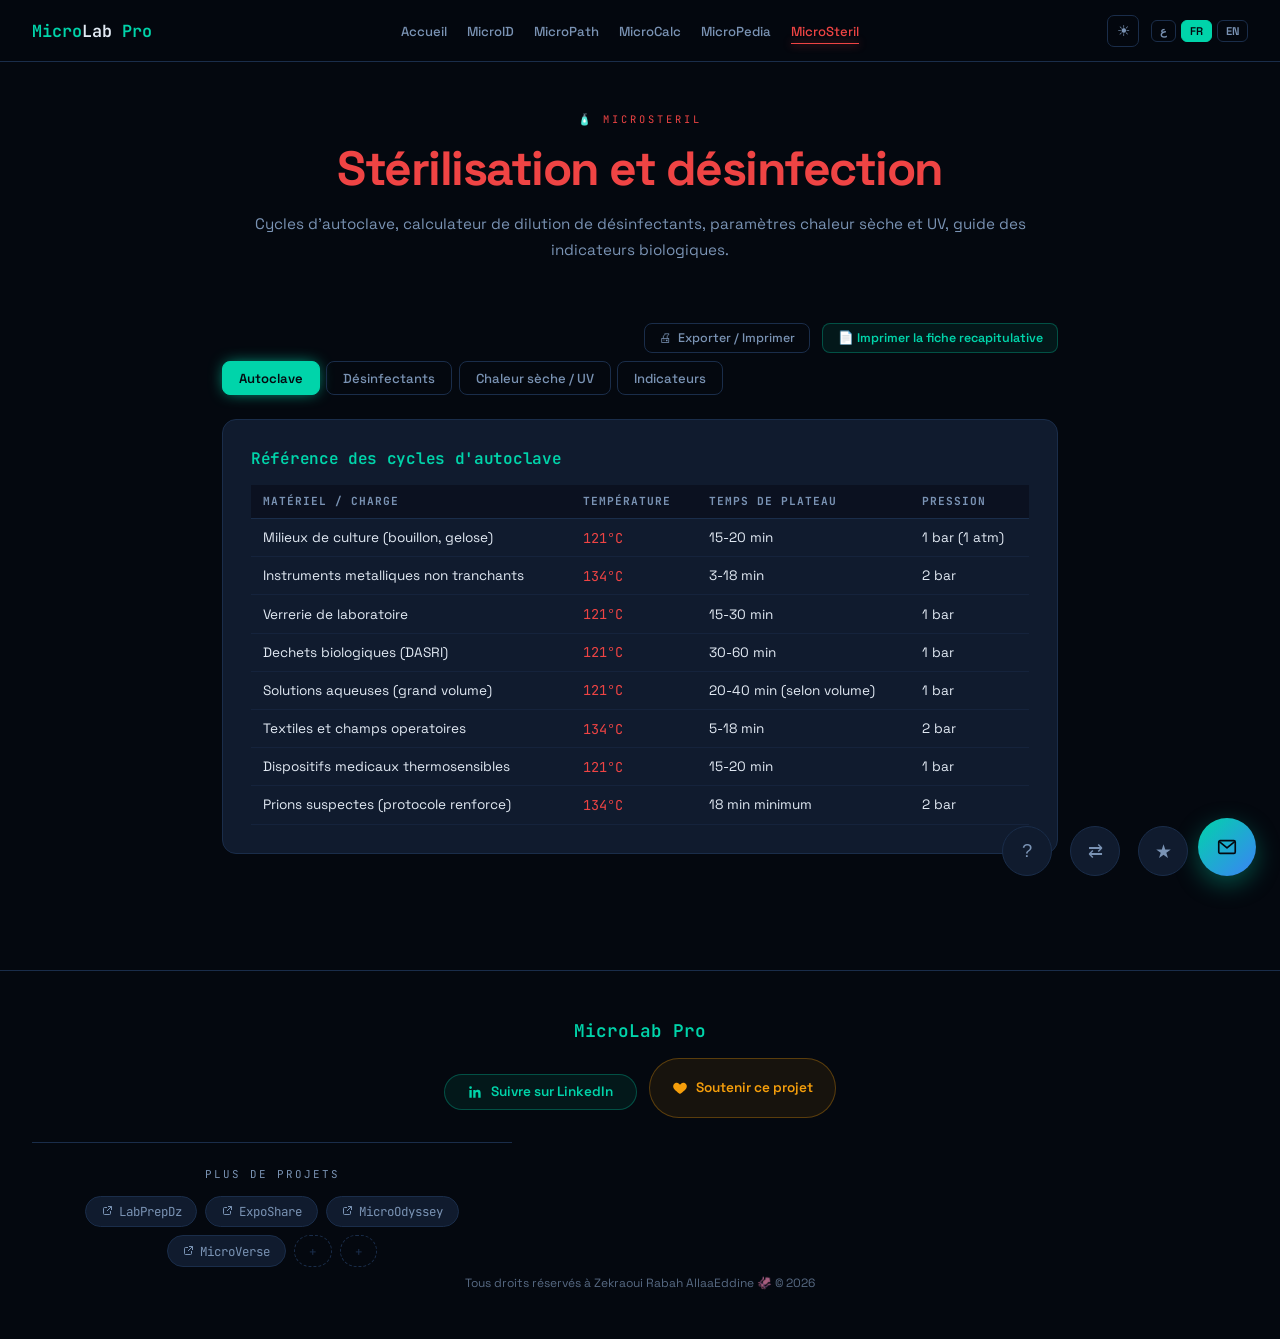
<file: tools/microsteril.html>
<!DOCTYPE html>
<html lang="fr" dir="ltr">
<head>
<meta charset="UTF-8"/>
<meta name="viewport" content="width=device-width, initial-scale=1.0"/>
<title>MicroSteril : Sterilisation, desinfection et autoclave</title>
<meta name="description" content="Reference gratuite de sterilisation microbiologique : cycles d'autoclave, calculateur de dilution de desinfectants, chaleur seche, UV germicide et indicateurs biologiques."/>
<meta name="author" content="Zekraoui Rabah AllaaEddine"/>
<link rel="canonical" href="https://intj-boy.github.io/MicroLabPro/tools/microsteril.html"/>
<meta property="og:type" content="website"/>
<meta property="og:site_name" content="MicroLab Pro"/>
<meta property="og:title" content="MicroSteril : Sterilisation et desinfection"/>
<meta property="og:description" content="Cycles d'autoclave, calculateur de dilution de desinfectants, chaleur seche, UV germicide et indicateurs biologiques."/>
<meta property="og:url" content="https://intj-boy.github.io/MicroLabPro/tools/microsteril.html"/>
<meta property="og:image" content="https://intj-boy.github.io/MicroLabPro/og-image.png"/>
<meta property="og:image:width" content="1200"/>
<meta property="og:image:height" content="630"/>
<meta property="og:image:alt" content="MicroLab Pro : boite a outils gratuite de microbiologie"/>
<meta property="og:locale" content="fr_FR"/>
<meta name="twitter:card" content="summary_large_image"/>
<meta name="twitter:title" content="MicroSteril : Sterilisation et desinfection"/>
<meta name="twitter:description" content="Cycles d'autoclave, dilution de desinfectants, chaleur seche et indicateurs biologiques."/>
<meta name="twitter:image" content="https://intj-boy.github.io/MicroLabPro/og-image.png"/>
<script type="application/ld+json">
{
  "@context": "https://schema.org",
  "@type": "WebApplication",
  "name": "MicroSteril",
  "url": "https://intj-boy.github.io/MicroLabPro/tools/microsteril.html",
  "description": "Reference de sterilisation et desinfection pour laboratoires de microbiologie.",
  "applicationCategory": "EducationalApplication",
  "isPartOf": { "@type": "WebSite", "name": "MicroLab Pro", "url": "https://intj-boy.github.io/MicroLabPro/" }
}
</script>
<link rel="preconnect" href="https://fonts.googleapis.com"/>
<link rel="icon" type="image/x-icon" href="../favicon.ico"/>
<link rel="icon" type="image/png" sizes="32x32" href="../favicon-32x32.png"/>
<link rel="icon" type="image/png" sizes="16x16" href="../favicon-16x16.png"/>
<link rel="apple-touch-icon" sizes="180x180" href="../apple-touch-icon.png"/>
<link rel="manifest" href="../site.webmanifest"/>
<meta name="theme-color" content="#04080f"/>
<link href="https://fonts.googleapis.com/css2?family=Space+Grotesk:wght@300;400;500;600;700&family=JetBrains+Mono:wght@400;600&display=swap" rel="stylesheet"/>
<link rel="stylesheet" href="../style.css"/>
</head>
<body>

<div class="loader-screen" id="loaderScreen">
  <div class="loader-mascot">🦑</div>
  <div class="loader-bar"><div class="loader-bar-fill"></div></div>
  <div class="loader-text" data-i18n="loading_text">Chargement de la boite a outils</div>
</div>

<nav>
  <a class="nav-logo" href="../index.html">Micro<span>Lab</span> Pro</a>
  <ul class="nav-links">
    <li><a href="../index.html" data-i18n="nav_home">Accueil</a></li>
    <li><a href="microid.html" data-i18n="nav_microid">MicroID</a></li>
    <li><a href="micropath.html" data-i18n="nav_micropath">MicroPath</a></li>
    <li><a href="microcalc.html" data-i18n="nav_microcalc">MicroCalc</a></li>
    <li><a href="micropedia.html" data-i18n="nav_micropedia">MicroPedia</a></li>
    <li><a href="microsteril.html" style="color:#ef4444" data-i18n="nav_microsteril">MicroSteril</a></li>
  </ul>
  <div class="nav-right">
    <div class="lang-switcher">
      <button class="lang-btn" data-lang="ar" onclick="setLang('ar')">ع</button>
      <button class="lang-btn" data-lang="fr" onclick="setLang('fr')">FR</button>
      <button class="lang-btn" data-lang="en" onclick="setLang('en')">EN</button>
    </div>
  </div>
  <button class="hamburger" onclick="toggleMenu()">&#9776;</button>
</nav>
<div class="mobile-menu" id="mobileMenu">
  <a href="../index.html" data-i18n="nav_home">Accueil</a>
  <a href="microid.html" data-i18n="nav_microid">MicroID</a>
  <a href="micropath.html" data-i18n="nav_micropath">MicroPath</a>
  <a href="microcalc.html" data-i18n="nav_microcalc">MicroCalc</a>
  <a href="micropedia.html" data-i18n="nav_micropedia">MicroPedia</a>
  <a href="microsteril.html" data-i18n="nav_microsteril">MicroSteril</a>
  <div class="lang-switcher" style="margin-top:1rem;">
    <button class="lang-btn" data-lang="ar" onclick="setLang('ar');toggleMenu()">ع</button>
    <button class="lang-btn" data-lang="fr" onclick="setLang('fr');toggleMenu()">FR</button>
    <button class="lang-btn" data-lang="en" onclick="setLang('en');toggleMenu()">EN</button>
  </div>
</div>

<div class="tool-page-header">
  <div class="tool-page-eyebrow" style="color:#ef4444" data-i18n="microsteril_eyebrow">🧴 MicroSteril</div>
  <h1 class="tool-page-title" style="color:#ef4444" data-i18n="microsteril_title">Sterilisation et desinfection</h1>
  <p class="tool-page-sub" data-i18n="microsteril_sub">Cycles d'autoclave, calculateur de dilution de desinfectants, parametres chaleur seche et UV, guide des indicateurs biologiques.</p>
</div>

<div class="print-header">
  <strong>MicroLab Pro</strong> &middot; <span id="printDate"></span>
</div>
<div class="tool-page-body">
  <div style="text-align:right; margin-bottom:0.5rem;">
    <button class="export-btn" onclick="printResult()">🖨 <span data-i18n="export_print">Exporter / Imprimer</span></button>
  </div>
  <div class="tabs">
    <button class="tab-btn active" onclick="switchTab('autoclave')" data-i18n="ms_tab_autoclave">Autoclave</button>
    <button class="tab-btn" onclick="switchTab('disinfect')" data-i18n="ms_tab_disinfect">Desinfectants</button>
    <button class="tab-btn" onclick="switchTab('dryheat')" data-i18n="ms_tab_dryheat">Chaleur seche / UV</button>
    <button class="tab-btn" onclick="switchTab('indicators')" data-i18n="ms_tab_indicators">Indicateurs</button>
  </div>

  <!-- AUTOCLAVE -->
  <div class="tab-content active" id="tab-autoclave">
    <div class="calc-card">
      <h3 data-i18n="ms_auto_h3">Reference des cycles d'autoclave</h3>
      <div style="overflow-x:auto">
      <table class="ref-table">
        <thead><tr>
          <th data-i18n="ms_auto_th_material">Materiel / charge</th>
          <th data-i18n="ms_auto_th_temp">Temperature</th>
          <th data-i18n="ms_auto_th_time">Temps de plateau</th>
          <th data-i18n="ms_auto_th_pressure">Pression</th>
        </tr></thead>
        <tbody id="autoclaveBody"></tbody>
      </table>
      </div>
    </div>
  </div>

  <!-- DISINFECTANTS -->
  <div class="tab-content" id="tab-disinfect">
    <div class="calc-card">
      <h3 data-i18n="ms_dis_h3">Calculateur de dilution de desinfectant</h3>
      <div class="field-row">
        <div class="field">
          <label data-i18n="ms_dis_product">Desinfectant</label>
          <select id="disProduct"></select>
        </div>
        <div class="field">
          <label data-i18n="ms_dis_stock">Concentration mere (%)</label>
          <input type="number" id="disStock" step="any" oninput="calcDisinfect()"/>
        </div>
        <div class="field">
          <label data-i18n="ms_dis_target">Concentration cible (%)</label>
          <input type="number" id="disTarget" step="any" oninput="calcDisinfect()"/>
        </div>
        <div class="field">
          <label data-i18n="ms_dis_volume">Volume final souhaite (mL)</label>
          <input type="number" id="disVolume" oninput="calcDisinfect()"/>
        </div>
      </div>
      <div class="result-box" id="disResult">
        <div class="result-label" data-i18n="ms_dis_result">Volume de solution mere a prelever</div>
        <div class="result-value" id="disValue"></div>
        <div class="result-sub" id="disSub"></div>
      </div>
    </div>
    <div class="calc-card">
      <h3 data-i18n="ms_dis_table_h3">Reference des desinfectants courants</h3>
      <div style="overflow-x:auto">
      <table class="ref-table">
        <thead><tr>
          <th data-i18n="ms_dis_th_name">Produit</th>
          <th data-i18n="ms_dis_th_conc">Concentration d'usage</th>
          <th data-i18n="ms_dis_th_contact">Temps de contact</th>
          <th data-i18n="ms_dis_th_use">Spectre</th>
        </tr></thead>
        <tbody id="disinfectBody"></tbody>
      </table>
      </div>
    </div>
  </div>

  <!-- DRY HEAT / UV -->
  <div class="tab-content" id="tab-dryheat">
    <div class="calc-card">
      <h3 data-i18n="ms_dry_h3">Sterilisation par chaleur seche (four Poupinel)</h3>
      <div style="overflow-x:auto">
      <table class="ref-table">
        <thead><tr>
          <th data-i18n="ms_dry_th_temp">Temperature</th>
          <th data-i18n="ms_dry_th_time">Temps minimum</th>
          <th data-i18n="ms_dry_th_use">Usage typique</th>
        </tr></thead>
        <tbody id="dryHeatBody"></tbody>
      </table>
      </div>
    </div>
    <div class="calc-card">
      <h3 data-i18n="ms_uv_h3">Desinfection germicide UV</h3>
      <p style="color:var(--muted); font-size:0.85rem; margin-bottom:1rem;" data-i18n="ms_uv_p1">Les UV-C (254nm) inactivent les micro-organismes en endommageant l'ADN/ARN.</p>
      <div style="overflow-x:auto">
      <table class="ref-table">
        <thead><tr>
          <th data-i18n="ms_uv_th_app">Application</th>
          <th data-i18n="ms_uv_th_dose">Dose typique</th>
          <th data-i18n="ms_uv_th_note">Remarque</th>
        </tr></thead>
        <tbody id="uvBody"></tbody>
      </table>
      </div>
    </div>
  </div>

  <!-- INDICATORS -->
  <div class="tab-content" id="tab-indicators">
    <div class="calc-card">
      <h3 data-i18n="ms_ind_h3">Guide des indicateurs biologiques et chimiques</h3>
      <div style="overflow-x:auto">
      <table class="ref-table">
        <thead><tr>
          <th data-i18n="ms_ind_th_type">Type d'indicateur</th>
          <th data-i18n="ms_ind_th_organism">Organisme test / classe</th>
          <th data-i18n="ms_ind_th_use">Verifie</th>
        </tr></thead>
        <tbody id="indicatorsBody"></tbody>
      </table>
      </div>
    </div>
  </div>

</div>

<footer>
  <span class="footer-logo">MicroLab Pro</span>
  <a class="footer-social" href="https://www.linkedin.com/in/zekraouirabahallaaeddine" target="_blank" rel="noopener">
    <svg viewBox="0 0 24 24"><path d="M20.45 20.45h-3.56v-5.57c0-1.33-.03-3.04-1.85-3.04-1.85 0-2.14 1.45-2.14 2.94v5.67H9.34V9h3.41v1.56h.05c.48-.9 1.64-1.85 3.38-1.85 3.6 0 4.27 2.37 4.27 5.46v6.28zM5.34 7.43a2.06 2.06 0 1 1 0-4.12 2.06 2.06 0 0 1 0 4.12zM7.12 20.45H3.56V9h3.56v11.45z"/></svg>
    <span data-i18n="follow_link">Suivre sur LinkedIn</span>
  </a>
  <p class="footer-copy" data-i18n="copyright">Tous droits reserves a Zekraoui Rabah AllaaEddine 🦑 © 2026</p>
</footer>

<script src="../lang.js"></script>
<script src="../inquiry.js"></script>
<script src="../widgets.js"></script>
<script>
function toggleMenu(){ document.getElementById('mobileMenu').classList.toggle('open'); }
function switchTab(id){
  const ids=['autoclave','disinfect','dryheat','indicators'];
  document.querySelectorAll('.tab-btn').forEach((b,i)=>b.classList.toggle('active', ids[i]===id));
  document.querySelectorAll('.tab-content').forEach(t=>t.classList.toggle('active', t.id==='tab-'+id));
}

// ── AUTOCLAVE DATA ──
const AUTOCLAVE = {
  fr: [
    {material:'Milieux de culture (bouillon, gelose)', temp:'121°C', time:'15-20 min', pressure:'1 bar (1 atm)'},
    {material:'Instruments metalliques non tranchants', temp:'134°C', time:'3-18 min', pressure:'2 bar'},
    {material:'Verrerie de laboratoire', temp:'121°C', time:'15-30 min', pressure:'1 bar'},
    {material:'Dechets biologiques (DASRI)', temp:'121°C', time:'30-60 min', pressure:'1 bar'},
    {material:'Solutions aqueuses (grand volume)', temp:'121°C', time:'20-40 min (selon volume)', pressure:'1 bar'},
    {material:'Textiles et champs operatoires', temp:'134°C', time:'5-18 min', pressure:'2 bar'},
    {material:'Dispositifs medicaux thermosensibles', temp:'121°C', time:'15-20 min', pressure:'1 bar'},
    {material:'Prions suspectes (protocole renforce)', temp:'134°C', time:'18 min minimum', pressure:'2 bar'}
  ],
  en: [
    {material:'Culture media (broth, agar)', temp:'121°C', time:'15-20 min', pressure:'1 bar (1 atm)'},
    {material:'Non-sharp metal instruments', temp:'134°C', time:'3-18 min', pressure:'2 bar'},
    {material:'Laboratory glassware', temp:'121°C', time:'15-30 min', pressure:'1 bar'},
    {material:'Biological waste (DASRI)', temp:'121°C', time:'30-60 min', pressure:'1 bar'},
    {material:'Aqueous solutions (large volume)', temp:'121°C', time:'20-40 min (volume dependent)', pressure:'1 bar'},
    {material:'Textiles and surgical drapes', temp:'134°C', time:'5-18 min', pressure:'2 bar'},
    {material:'Heat-sensitive medical devices', temp:'121°C', time:'15-20 min', pressure:'1 bar'},
    {material:'Suspected prions (enhanced protocol)', temp:'134°C', time:'18 min minimum', pressure:'2 bar'}
  ],
  ar: [
    {material:'أوساط الزرع (مرق، أجار)', temp:'121°C', time:'15-20 دقيقة', pressure:'1 بار'},
    {material:'أدوات معدنية غير حادة', temp:'134°C', time:'3-18 دقيقة', pressure:'2 بار'},
    {material:'أدوات زجاجية مخبرية', temp:'121°C', time:'15-30 دقيقة', pressure:'1 بار'},
    {material:'نفايات بيولوجية', temp:'121°C', time:'30-60 دقيقة', pressure:'1 بار'},
    {material:'محاليل مائية (حجم كبير)', temp:'121°C', time:'20-40 دقيقة', pressure:'1 بار'},
    {material:'أقمشة وحقول جراحية', temp:'134°C', time:'5-18 دقيقة', pressure:'2 بار'},
    {material:'أجهزة طبية حساسة للحرارة', temp:'121°C', time:'15-20 دقيقة', pressure:'1 بار'},
    {material:'بريونات مشتبهة (بروتوكول معزز)', temp:'134°C', time:'18 دقيقة على الأقل', pressure:'2 بار'}
  ]
};

// ── DISINFECTANTS DATA ──
const DISINFECT_PRODUCTS = [
  {id:'javel', name:{fr:'Eau de Javel (hypochlorite)',en:'Bleach (sodium hypochlorite)',ar:'ماء جافيل (هيبوكلوريت)'}, stock:9.6},
  {id:'ethanol', name:{fr:'Ethanol',en:'Ethanol',ar:'إيثانول'}, stock:96},
  {id:'ammoniumq', name:{fr:"Ammonium quaternaire",en:'Quaternary ammonium',ar:'أمونيوم رباعي'}, stock:10},
  {id:'h2o2', name:{fr:'Peroxyde d\'hydrogene',en:'Hydrogen peroxide',ar:'بيروكسيد الهيدروجين'}, stock:30},
  {id:'iode', name:{fr:'Iode/Povidone',en:'Iodine/Povidone',ar:'يود/بوفيدون'}, stock:10}
];
const DISINFECT_TABLE = {
  fr: [
    {name:'Eau de Javel', conc:'0.5% (5000 ppm) surfaces / 0.1% mains', contact:'10-30 min', use:'Bacteries, virus, spores (large spectre)'},
    {name:'Ethanol 70%', conc:'70% (v/v)', contact:'1-2 min', use:'Bacteries vegetatives, virus enveloppes (pas les spores)'},
    {name:'Ammonium quaternaire', conc:'0.1-0.5%', contact:'10-15 min', use:'Bacteries, champignons (pas les spores ni tous virus)'},
    {name:'Peroxyde d\'hydrogene', conc:'3-6%', contact:'10-30 min', use:'Large spectre incluant spores a forte concentration'},
    {name:'Glutaraldehyde', conc:'2%', contact:'20-90 min', use:'Desinfection de haut niveau, dispositifs thermosensibles'},
    {name:'Alcool isopropylique', conc:'70-90%', contact:'1-2 min', use:'Surfaces, peau, pas efficace sur spores'}
  ],
  en: [
    {name:'Bleach', conc:'0.5% (5000 ppm) surfaces / 0.1% hands', contact:'10-30 min', use:'Bacteria, viruses, spores (broad spectrum)'},
    {name:'Ethanol 70%', conc:'70% (v/v)', contact:'1-2 min', use:'Vegetative bacteria, enveloped viruses (not spores)'},
    {name:'Quaternary ammonium', conc:'0.1-0.5%', contact:'10-15 min', use:'Bacteria, fungi (not spores or all viruses)'},
    {name:'Hydrogen peroxide', conc:'3-6%', contact:'10-30 min', use:'Broad spectrum including spores at high concentration'},
    {name:'Glutaraldehyde', conc:'2%', contact:'20-90 min', use:'High-level disinfection, heat-sensitive devices'},
    {name:'Isopropyl alcohol', conc:'70-90%', contact:'1-2 min', use:'Surfaces, skin, not effective on spores'}
  ],
  ar: [
    {name:'ماء جافيل', conc:'0.5% للأسطح / 0.1% لليدين', contact:'10-30 دقيقة', use:'بكتيريا، فيروسات، جراثيم (طيف واسع)'},
    {name:'إيثانول 70%', conc:'70%', contact:'1-2 دقيقة', use:'بكتيريا نباتية، فيروسات مغلفة (ليس الجراثيم)'},
    {name:'أمونيوم رباعي', conc:'0.1-0.5%', contact:'10-15 دقيقة', use:'بكتيريا، فطريات (ليس الجراثيم أو كل الفيروسات)'},
    {name:'بيروكسيد الهيدروجين', conc:'3-6%', contact:'10-30 دقيقة', use:'طيف واسع يشمل الجراثيم بتركيز عالٍ'},
    {name:'غلوتارالدهيد', conc:'2%', contact:'20-90 دقيقة', use:'تطهير عالي المستوى، أجهزة حساسة للحرارة'},
    {name:'كحول إيزوبروبيلي', conc:'70-90%', contact:'1-2 دقيقة', use:'أسطح، جلد، غير فعال على الجراثيم'}
  ]
};

// ── DRY HEAT DATA ──
const DRYHEAT = {
  fr: [
    {temp:'160°C', time:'2 heures', use:'Verrerie, instruments metalliques resistants'},
    {temp:'170°C', time:'1 heure', use:'Instruments et poudres thermostables'},
    {temp:'180°C', time:'30 minutes', use:'Sterilisation rapide de petit materiel'}
  ],
  en: [
    {temp:'160°C', time:'2 hours', use:'Glassware, resistant metal instruments'},
    {temp:'170°C', time:'1 hour', use:'Heat-stable instruments and powders'},
    {temp:'180°C', time:'30 minutes', use:'Rapid sterilization of small equipment'}
  ],
  ar: [
    {temp:'160°C', time:'ساعتان', use:'زجاجيات، أدوات معدنية مقاومة'},
    {temp:'170°C', time:'ساعة واحدة', use:'أدوات ومساحيق مقاومة للحرارة'},
    {temp:'180°C', time:'30 دقيقة', use:'تعقيم سريع لأدوات صغيرة'}
  ]
};

// ── UV DATA ──
const UV_DATA = {
  fr: [
    {app:'Postes de securite microbiologique (PSM)', dose:'253.7nm, 15-30 min avant usage', note:'Ne remplace pas le nettoyage, agit en surface directe uniquement'},
    {app:'Traitement de l\'eau', dose:'40 mJ/cm²', note:'Efficace sur bacteries, virus, protozoaires'},
    {app:'Desinfection de l\'air ambiant', dose:'Variable selon debit d\'air', note:'Necessite exposition directe, ombres = zones non traitees'},
    {app:'Surfaces de laboratoire', dose:'15-30 min a courte distance', note:'Risque pour les yeux et la peau, ne pas s\'exposer directement'}
  ],
  en: [
    {app:'Biosafety cabinets (BSC)', dose:'253.7nm, 15-30 min before use', note:'Does not replace cleaning, acts only on directly exposed surfaces'},
    {app:'Water treatment', dose:'40 mJ/cm²', note:'Effective against bacteria, viruses, protozoa'},
    {app:'Ambient air disinfection', dose:'Variable by airflow', note:'Requires direct exposure, shadows = untreated zones'},
    {app:'Laboratory surfaces', dose:'15-30 min at short distance', note:'Eye and skin hazard, avoid direct exposure'}
  ],
  ar: [
    {app:'خزائن السلامة الحيوية (PSM)', dose:'253.7 نانومتر، 15-30 دقيقة قبل الاستخدام', note:'لا يغني عن التنظيف، يعمل فقط على الأسطح المعرضة مباشرة'},
    {app:'معالجة المياه', dose:'40 mJ/cm²', note:'فعال ضد البكتيريا والفيروسات والأوليات'},
    {app:'تطهير الهواء المحيط', dose:'متغير حسب تدفق الهواء', note:'يتطلب تعرضاً مباشراً، الظلال = مناطق غير معالجة'},
    {app:'أسطح المختبر', dose:'15-30 دقيقة من مسافة قريبة', note:'خطر على العين والجلد، تجنب التعرض المباشر'}
  ]
};

// ── INDICATORS DATA ──
const INDICATORS = {
  fr: [
    {type:'Indicateur biologique (autoclave 121°C)', organism:'Geobacillus stearothermophilus (spores)', use:'Efficacite reelle du cycle de sterilisation vapeur'},
    {type:'Indicateur biologique (chaleur seche)', organism:'Bacillus atrophaeus (spores)', use:'Efficacite du cycle chaleur seche'},
    {type:'Indicateur biologique (oxyde d\'ethylene)', organism:'Bacillus atrophaeus (spores)', use:'Efficacite de sterilisation a l\'oxyde d\'ethylene'},
    {type:'Indicateur chimique classe 1', organism:'Ruban adhesif indicateur', use:'Distinction traite/non traite (passage dans l\'autoclave)'},
    {type:'Indicateur chimique classe 4-6', organism:'Bandelette multiparametrique', use:'Verification de plusieurs parametres (temps, temperature, pression)'},
    {type:'Test de Bowie-Dick', organism:'Feuille indicatrice specifique', use:'Verification de la penetration de la vapeur (elimination d\'air)'}
  ],
  en: [
    {type:'Biological indicator (autoclave 121°C)', organism:'Geobacillus stearothermophilus (spores)', use:'Real effectiveness of the steam sterilization cycle'},
    {type:'Biological indicator (dry heat)', organism:'Bacillus atrophaeus (spores)', use:'Dry heat cycle effectiveness'},
    {type:'Biological indicator (ethylene oxide)', organism:'Bacillus atrophaeus (spores)', use:'Ethylene oxide sterilization effectiveness'},
    {type:'Chemical indicator class 1', organism:'Indicator adhesive tape', use:'Distinguishes processed/unprocessed (passed through autoclave)'},
    {type:'Chemical indicator class 4-6', organism:'Multi-parameter strip', use:'Verification of multiple parameters (time, temperature, pressure)'},
    {type:'Bowie-Dick test', organism:'Specific indicator sheet', use:'Verifies steam penetration (air removal)'}
  ],
  ar: [
    {type:'مؤشر بيولوجي (أوتوكلاف 121°C)', organism:'Geobacillus stearothermophilus (جراثيم)', use:'الفعالية الحقيقية لدورة التعقيم بالبخار'},
    {type:'مؤشر بيولوجي (حرارة جافة)', organism:'Bacillus atrophaeus (جراثيم)', use:'فعالية دورة الحرارة الجافة'},
    {type:'مؤشر بيولوجي (أكسيد الإيثيلين)', organism:'Bacillus atrophaeus (جراثيم)', use:'فعالية التعقيم بأكسيد الإيثيلين'},
    {type:'مؤشر كيميائي فئة 1', organism:'شريط لاصق مؤشر', use:'تمييز المعالج من غير المعالج (مرّ بالأوتوكلاف)'},
    {type:'مؤشر كيميائي فئة 4-6', organism:'شريط متعدد المعايير', use:'التحقق من عدة معايير (الزمن، الحرارة، الضغط)'},
    {type:'اختبار Bowie-Dick', organism:'ورقة مؤشر خاصة', use:'التحقق من تغلغل البخار (إزالة الهواء)'}
  ]
};

function renderMSData(){
  const lang = currentLang || 'fr';
  document.getElementById('autoclaveBody').innerHTML = AUTOCLAVE[lang].map(r=>`
    <tr><td>${r.material}</td><td style="font-family:var(--mono);color:#ef4444">${r.temp}</td><td>${r.time}</td><td>${r.pressure}</td></tr>
  `).join('');
  document.getElementById('disinfectBody').innerHTML = DISINFECT_TABLE[lang].map(r=>`
    <tr><td style="font-weight:600">${r.name}</td><td style="font-family:var(--mono);font-size:0.8rem">${r.conc}</td><td>${r.contact}</td><td style="color:var(--muted)">${r.use}</td></tr>
  `).join('');
  document.getElementById('dryHeatBody').innerHTML = DRYHEAT[lang].map(r=>`
    <tr><td style="font-family:var(--mono);color:#ef4444;font-weight:600">${r.temp}</td><td>${r.time}</td><td style="color:var(--muted)">${r.use}</td></tr>
  `).join('');
  document.getElementById('uvBody').innerHTML = UV_DATA[lang].map(r=>`
    <tr><td style="font-weight:600">${r.app}</td><td style="font-family:var(--mono);font-size:0.8rem">${r.dose}</td><td style="color:var(--muted)">${r.note}</td></tr>
  `).join('');
  document.getElementById('indicatorsBody').innerHTML = INDICATORS[lang].map(r=>`
    <tr><td style="font-weight:600">${r.type}</td><td style="font-style:italic">${r.organism}</td><td style="color:var(--muted)">${r.use}</td></tr>
  `).join('');
  const sel = document.getElementById('disProduct');
  sel.innerHTML = DISINFECT_PRODUCTS.map(p=>`<option value="${p.id}" data-stock="${p.stock}">${p.name[lang]}</option>`).join('');
  updateStockField();
}

function updateStockField(){
  const sel = document.getElementById('disProduct');
  const opt = sel.options[sel.selectedIndex];
  if(opt) document.getElementById('disStock').value = opt.dataset.stock;
  calcDisinfect();
}
document.getElementById('disProduct')?.addEventListener('change', updateStockField);

function calcDisinfect(){
  const stock = +document.getElementById('disStock').value;
  const target = +document.getElementById('disTarget').value;
  const volume = +document.getElementById('disVolume').value;
  const box = document.getElementById('disResult');
  if(!stock || !target || !volume || target > stock){ box.classList.remove('show'); return; }
  const volStock = (target * volume) / stock;
  const volDiluent = volume - volStock;
  box.classList.add('show');
  document.getElementById('disValue').textContent = volStock.toFixed(1) + ' mL';
  const lang = currentLang || 'fr';
  const subTexts = {
    fr: `Prelever ${volStock.toFixed(1)}mL de solution mere et completer avec ${volDiluent.toFixed(1)}mL d'eau pour obtenir ${volume}mL a ${target}%.`,
    en: `Take ${volStock.toFixed(1)}mL of stock solution and top up with ${volDiluent.toFixed(1)}mL of water to obtain ${volume}mL at ${target}%.`,
    ar: `خذ ${volStock.toFixed(1)} مل من المحلول الأصلي وأكمل بـ ${volDiluent.toFixed(1)} مل من الماء للحصول على ${volume} مل بتركيز ${target}%.`
  };
  document.getElementById('disSub').textContent = subTexts[lang];
}

function buildSterilCheatsheet(){
  const lang = currentLang || 'fr';
  window.CHEATSHEET_DATA = {
    title: 'MicroSteril Cheat Sheet',
    sections: [
      { heading: 'Autoclave cycles', headers: ['Material','Temperature','Time','Pressure'],
        rows: AUTOCLAVE[lang].map(r=>[r.material, r.temp, r.time, r.pressure]) },
      { heading: 'Common disinfectants', headers: ['Product','Usage concentration','Contact time'],
        rows: DISINFECT_TABLE[lang].map(r=>[r.name, r.conc, r.contact]) },
      { heading: 'Dry heat sterilization', headers: ['Temperature','Minimum time'],
        rows: DRYHEAT[lang].map(r=>[r.temp, r.time]) }
    ]
  };
}
window.addEventListener('load', () => {
  initLang();
  renderMSData();
  buildSterilCheatsheet();
  injectCheatSheetButton('.tool-page-body > div:first-child');
  const loader = document.getElementById('loaderScreen');
  setTimeout(() => { loader.classList.add('hidden'); setTimeout(() => loader.remove(), 600); }, 500);
});
window.addEventListener('langchange', () => { renderMSData(); buildSterilCheatsheet(); });
</script>
</body>
</html>
</file>
<file: style.css>
:root {
  --bg: #04080f;
  --surface: #0b1120;
  --card: #101b2e;
  --border: #1a2d4a;
  --accent: #00d4aa;
  --accent2: #3b82f6;
  --accent3: #a855f7;
  --accent4: #f59e0b;
  --text: #e2eaf4;
  --muted: #7a93b4;
  --font: 'Space Grotesk', sans-serif;
  --mono: 'JetBrains Mono', monospace;
  --nav-bg: rgba(4,8,15,0.9);
}
html[data-theme="light"] {
  --bg: #f4f7fb;
  --surface: #ffffff;
  --card: #ffffff;
  --border: #dde4ee;
  --accent: #009e82;
  --accent2: #2563eb;
  --accent3: #9333ea;
  --accent4: #d97706;
  --text: #16202e;
  --muted: #5c6b80;
  --nav-bg: rgba(244,247,251,0.9);
}
html[data-theme="light"] body { background: var(--bg); }
html[data-theme="light"] .card, html[data-theme="light"] .tool-card,
html[data-theme="light"] .calc-card, html[data-theme="light"] .qcm-card,
html[data-theme="light"] .tree-step, html[data-theme="light"] .result-organism {
  box-shadow: 0 2px 10px rgba(20,30,50,0.06);
}
html[data-theme="light"] .grid-bg { opacity: 0.03; }
html[data-theme="light"] .hero::before {
  background:
    radial-gradient(ellipse 80% 60% at 50% 0%, rgba(0,158,130,0.07) 0%, transparent 65%),
    radial-gradient(ellipse 50% 40% at 80% 50%, rgba(37,99,235,0.05) 0%, transparent 60%);
}
body, .loader-screen, .card, .tool-card, .calc-card, nav, footer, .inquiry-panel, .favorites-panel, .converter-panel {
  transition: background-color 0.35s ease, color 0.35s ease, border-color 0.35s ease;
}
*, *::before, *::after { box-sizing: border-box; margin: 0; padding: 0; }
html { scroll-behavior: smooth; }
a, button, input, select, textarea, .tool-card, .feature-pill, .spec-row, .path-chip,
.tab-btn, .tree-btn, .qcm-opt, .ref-table tr, .lang-btn, .btn-reset {
  transition: color 0.22s ease, background-color 0.22s ease, border-color 0.22s ease,
              transform 0.22s cubic-bezier(.2,.8,.2,1), box-shadow 0.22s ease, opacity 0.22s ease;
}
body {
  background: var(--bg);
  color: var(--text);
  font-family: var(--font);
  min-height: 100vh;
  overflow-x: hidden;
}

/* NAV */
nav {
  position: fixed; top: 0; left: 0; right: 0; z-index: 100;
  background: var(--nav-bg);
  backdrop-filter: blur(14px);
  border-bottom: 1px solid var(--border);
  padding: 0 2rem;
  height: 62px;
  display: flex; align-items: center; justify-content: space-between;
  gap: 1rem;
}
.nav-logo {
  font-family: var(--mono);
  font-size: 1.05rem;
  font-weight: 600;
  color: var(--accent);
  text-decoration: none;
  white-space: nowrap;
  flex-shrink: 0;
}
.nav-logo span { color: var(--text); }
.nav-links {
  display: flex; gap: 1.25rem; list-style: none;
  flex: 1; justify-content: center;
}
.nav-links a {
  color: var(--muted);
  text-decoration: none;
  font-size: 0.82rem;
  font-weight: 500;
  white-space: nowrap;
  position: relative;
  padding-bottom: 2px;
}
.nav-links a::after {
  content: '';
  position: absolute; left: 0; bottom: -2px;
  width: 0; height: 1.5px;
  background: currentColor;
  box-shadow: 0 0 8px currentColor;
  transition: width 0.25s ease;
}
.nav-links a:hover { color: var(--accent); }
.nav-links a[style*="color"]::after { width: 100%; }
.nav-links a:hover::after { width: 100%; }
.nav-right { display: flex; align-items: center; gap: 0.75rem; flex-shrink: 0; }
.nav-badge {
  background: rgba(0,212,170,0.12);
  color: var(--accent);
  border: 1px solid rgba(0,212,170,0.3);
  font-size: 0.65rem;
  font-weight: 700;
  padding: 3px 10px;
  border-radius: 20px;
  font-family: var(--mono);
  white-space: nowrap;
}

/* LANG SWITCHER */
.lang-switcher { display: flex; gap: 0.3rem; }
.lang-btn {
  background: transparent;
  border: 1px solid var(--border);
  color: var(--muted);
  font-size: 0.7rem;
  font-weight: 600;
  padding: 3px 8px;
  border-radius: 6px;
  cursor: pointer;
  font-family: var(--font);
  transition: all 0.2s;
}
.lang-btn:hover { border-color: var(--accent); color: var(--accent); }
.lang-btn.active { background: var(--accent); border-color: var(--accent); color: var(--bg); }

/* HAMBURGER */
.hamburger {
  display: none;
  background: none; border: 1px solid var(--border);
  color: var(--text); font-size: 1.1rem;
  width: 36px; height: 36px;
  border-radius: 6px; cursor: pointer;
  align-items: center; justify-content: center;
  flex-shrink: 0;
}

/* MOBILE MENU */
.mobile-menu {
  display: none;
  flex-direction: column;
  position: fixed; top: 62px; left: 0; right: 0; z-index: 99;
  background: var(--surface);
  border-bottom: 1px solid var(--border);
  padding: 1.5rem 2rem;
  gap: 1rem;
}
.mobile-menu.open { display: flex; }
.mobile-menu a {
  color: var(--text); text-decoration: none;
  font-size: 1rem; font-weight: 500;
  padding: 0.4rem 0;
  border-bottom: 1px solid var(--border);
}

/* HERO */
.hero {
  min-height: 100vh;
  display: flex; flex-direction: column;
  align-items: center; justify-content: center;
  text-align: center;
  padding: 6rem 2rem 4rem;
  position: relative; overflow: hidden;
}
.hero::before {
  content: '';
  position: absolute; inset: 0;
  background:
    radial-gradient(ellipse 80% 60% at 50% 0%, rgba(0,212,170,0.09) 0%, transparent 65%),
    radial-gradient(ellipse 50% 40% at 80% 50%, rgba(59,130,246,0.06) 0%, transparent 60%);
  pointer-events: none;
}
.grid-bg {
  position: absolute; inset: 0; pointer-events: none; opacity: 0.05;
  background-image:
    linear-gradient(rgba(255,255,255,0.5) 1px, transparent 1px),
    linear-gradient(90deg, rgba(255,255,255,0.5) 1px, transparent 1px);
  background-size: 120px 120px;
  mask-image: radial-gradient(ellipse 70% 60% at 50% 30%, black 0%, transparent 75%);
  -webkit-mask-image: radial-gradient(ellipse 70% 60% at 50% 30%, black 0%, transparent 75%);
}
@media (max-width: 860px) {
  .grid-bg { background-size: 60px 60px; opacity: 0.035; }
}
.hero-eyebrow {
  font-family: var(--mono);
  font-size: 0.72rem;
  color: var(--accent);
  letter-spacing: 3px;
  text-transform: uppercase;
  margin-bottom: 1.5rem;
  display: flex; align-items: center; gap: 0.75rem;
}
.hero-eyebrow::before, .hero-eyebrow::after {
  content: ''; width: 40px; height: 1px;
  background: var(--accent); opacity: 0.4;
}
.hero h1 {
  font-size: clamp(2.5rem, 5.5vw, 4.8rem);
  font-weight: 700;
  line-height: 1.07;
  letter-spacing: -2px;
  margin-bottom: 1.5rem;
}
.hero h1 .accent { color: var(--accent); position: relative; z-index: 1; }
.hero h1 .dim { color: #a8bdd6; font-weight: 400; position: relative; z-index: 1; }
.hero h1 { position: relative; z-index: 1; }
.hero-sub { position: relative; z-index: 1; }
.hero-stats { position: relative; z-index: 1; }
.hero-cta { position: relative; z-index: 1; }
.hero-eyebrow { position: relative; z-index: 1; }
.hero-sub {
  font-size: 1.05rem;
  color: var(--muted);
  max-width: 560px;
  line-height: 1.75;
  margin-bottom: 2.75rem;
}
.hero-stats {
  display: flex; gap: 2.5rem;
  margin-bottom: 3rem;
  flex-wrap: wrap; justify-content: center;
}
.stat { text-align: center; }
.stat-num {
  font-family: var(--mono);
  font-size: 1.9rem;
  font-weight: 600;
  color: var(--accent);
  display: block;
}
.stat-label {
  font-size: 0.72rem;
  color: var(--muted);
  text-transform: uppercase;
  letter-spacing: 1px;
}
.hero-cta { display: flex; gap: 1rem; flex-wrap: wrap; justify-content: center; }

/* BUTTONS */
.btn-primary {
  background: var(--accent);
  color: var(--bg);
  padding: 0.75rem 1.75rem;
  border-radius: 8px;
  font-weight: 600;
  font-size: 0.92rem;
  text-decoration: none;
  transition: opacity 0.2s, transform 0.2s;
  font-family: var(--font);
  display: inline-flex; align-items: center; gap: 0.4rem;
}
.btn-primary:hover { opacity: 0.92; transform: translateY(-2px); box-shadow: 0 8px 24px -4px var(--accent); }
.btn-ghost {
  border: 1px solid var(--border);
  color: var(--text);
  padding: 0.75rem 1.75rem;
  border-radius: 8px;
  font-weight: 500;
  font-size: 0.92rem;
  text-decoration: none;
  transition: border-color 0.2s, transform 0.2s;
}
.btn-ghost:hover { border-color: var(--accent); color: var(--accent); transform: translateY(-2px); }

/* TOOLS SECTION */
.tools-section {
  padding: 6rem 2rem;
  max-width: 1200px;
  margin: 0 auto;
}
.section-header { text-align: center; margin-bottom: 3.5rem; }
.section-eyebrow {
  font-family: var(--mono);
  font-size: 0.68rem;
  color: var(--accent);
  letter-spacing: 3px;
  text-transform: uppercase;
  margin-bottom: 0.75rem;
}
.section-title {
  font-size: clamp(1.7rem, 3vw, 2.5rem);
  font-weight: 700;
  letter-spacing: -1px;
  margin-bottom: 0.6rem;
}
.section-sub { color: var(--muted); font-size: 0.95rem; }

.tools-grid {
  display: grid;
  grid-template-columns: repeat(auto-fit, minmax(300px, 1fr));
  gap: 1.25rem;
}
.tool-card {
  background: var(--card);
  border: 1px solid var(--border);
  border-radius: 16px;
  padding: 1.75rem;
  text-decoration: none;
  color: inherit;
  display: flex; flex-direction: column;
  transition: border-color 0.25s, transform 0.25s, box-shadow 0.25s;
  position: relative; overflow: hidden;
}
.tool-card::before {
  content: '';
  position: absolute; top: 0; left: 0; right: 0; height: 2px;
  background: var(--card-accent);
  opacity: 0; transition: opacity 0.25s;
}
.tool-card:hover {
  border-color: var(--card-accent);
  transform: translateY(-6px);
  box-shadow: 0 20px 50px rgba(0,0,0,0.4), 0 0 0 1px var(--card-accent), 0 0 28px -6px var(--card-accent);
}
.tool-card:hover::before { opacity: 1; box-shadow: 0 0 12px 1px var(--card-accent); }
.tool-icon {
  width: 48px; height: 48px;
  border-radius: 10px;
  display: flex; align-items: center; justify-content: center;
  font-size: 1.4rem;
  margin-bottom: 1.1rem;
  background: rgba(255,255,255,0.03);
  border: 1px solid var(--border);
}
.tool-tag {
  font-family: var(--mono);
  font-size: 0.62rem;
  letter-spacing: 2px;
  text-transform: uppercase;
  color: var(--card-accent);
  margin-bottom: 0.4rem;
}
.tool-name {
  font-size: 1.2rem;
  font-weight: 700;
  margin-bottom: 0.5rem;
  letter-spacing: -0.5px;
}
.tool-desc {
  font-size: 0.88rem;
  color: var(--muted);
  line-height: 1.65;
  flex: 1;
  margin-bottom: 1.25rem;
}
.tool-features { display: flex; flex-wrap: wrap; gap: 0.35rem; }
.feature-pill {
  font-size: 0.67rem;
  padding: 2px 9px;
  border-radius: 20px;
  border: 1px solid var(--border);
  color: var(--muted);
  font-family: var(--mono);
  transition: border-color 0.3s ease, color 0.3s ease;
}
.tool-card:hover .feature-pill { border-color: var(--card-accent); color: var(--card-accent); }
.tool-arrow {
  position: absolute; top: 1.6rem; right: 1.6rem;
  color: var(--muted); font-size: 1.1rem;
  transition: transform 0.2s, color 0.2s;
}
.tool-card:hover .tool-arrow { transform: translate(3px,-3px); color: var(--card-accent); }

/* ABOUT */
.about-section {
  padding: 6rem 2rem;
  background: var(--surface);
  border-top: 1px solid var(--border);
  border-bottom: 1px solid var(--border);
}
.about-inner {
  max-width: 900px; margin: 0 auto;
  display: grid; grid-template-columns: 1fr 1fr;
  gap: 4rem; align-items: center;
}
.about-title { font-size: 1.9rem; font-weight: 700; letter-spacing: -1px; margin-bottom: 1rem; }
.about-text { color: var(--muted); line-height: 1.8; margin-bottom: 0.85rem; font-size: 0.92rem; }
.about-sig { font-family: var(--mono); font-size: 0.75rem; color: var(--accent); margin-top: 1.25rem; }
.about-specs { display: flex; flex-direction: column; gap: 0.75rem; }
.spec-row {
  display: flex; justify-content: space-between; align-items: center;
  padding: 0.65rem 1rem;
  background: var(--card);
  border-radius: 8px;
  border: 1px solid var(--border);
  font-size: 0.82rem;
}
.spec-row:hover { border-color: var(--accent); transform: translateX(3px); }
[dir="rtl"] .spec-row:hover { transform: translateX(-3px); }
.spec-key { color: var(--muted); font-family: var(--mono); font-size: 0.72rem; }
.spec-val { color: var(--accent); font-weight: 600; font-size: 0.8rem; }

/* FOOTER */
footer {
  padding: 3rem 2rem;
  text-align: center;
  border-top: 1px solid var(--border);
  color: var(--muted);
  font-size: 0.8rem;
}
.footer-logo {
  font-family: var(--mono);
  font-size: 1.1rem;
  color: var(--accent);
  margin-bottom: 0.75rem;
  display: block;
  font-weight: 600;
}
.footer-copy { margin-top: 0.5rem; font-size: 0.75rem; opacity: 0.7; }

/* SOCIAL FOLLOW LINK */
.footer-social {
  display: inline-flex; align-items: center; gap: 0.5rem;
  margin: 1rem 0 0.5rem;
  padding: 0.55rem 1.4rem;
  background: rgba(0,212,170,0.08);
  border: 1px solid rgba(0,212,170,0.3);
  border-radius: 30px;
  color: var(--accent);
  text-decoration: none;
  font-size: 0.85rem;
  font-weight: 600;
  transition: all 0.25s;
}
.footer-social:hover {
  background: rgba(0,212,170,0.16);
  border-color: var(--accent);
  transform: translateY(-2px);
  box-shadow: 0 8px 20px rgba(0,212,170,0.15);
}
.footer-social svg { width: 16px; height: 16px; fill: currentColor; }

/* FLOATING INQUIRY BUTTON */
.inquiry-fab {
  position: fixed;
  bottom: 24px; right: 24px;
  z-index: 200;
  width: 58px; height: 58px;
  border-radius: 50%;
  background: linear-gradient(135deg, var(--accent), var(--accent2));
  border: none;
  color: var(--bg);
  font-size: 1.5rem;
  cursor: pointer;
  display: flex; align-items: center; justify-content: center;
  box-shadow: 0 8px 24px rgba(0,212,170,0.35), 0 0 0 0 rgba(0,212,170,0.4);
  transition: transform 0.3s cubic-bezier(.34,1.56,.64,1), box-shadow 0.3s;
  animation: fabPulse 2.8s ease-in-out infinite;
}
.inquiry-fab svg { transition: transform 0.3s cubic-bezier(.34,1.56,.64,1); }
.inquiry-fab:hover { transform: scale(1.1); }
.inquiry-fab:hover svg { transform: scale(1.08); }
.inquiry-fab.open { transform: scale(1.02); }
.inquiry-fab.open:hover { transform: scale(1.1); }
@keyframes fabPulse {
  0%, 100% { box-shadow: 0 8px 24px rgba(0,212,170,0.35), 0 0 0 0 rgba(0,212,170,0.3); }
  50% { box-shadow: 0 8px 24px rgba(0,212,170,0.45), 0 0 0 10px rgba(0,212,170,0); }
}
[dir="rtl"] .inquiry-fab { right: auto; left: 24px; }

/* INQUIRY MODAL */
.inquiry-overlay {
  position: fixed; inset: 0; z-index: 199;
  background: rgba(4,8,15,0.75);
  backdrop-filter: blur(6px);
  display: flex; align-items: flex-end; justify-content: center;
  opacity: 0; pointer-events: none;
  transition: opacity 0.3s;
}
.inquiry-overlay.open { opacity: 1; pointer-events: auto; }
.inquiry-panel {
  width: 100%; max-width: 480px;
  background: var(--card);
  border: 1px solid var(--border);
  border-radius: 20px 20px 0 0;
  padding: 1.75rem 1.75rem 2rem;
  transform: translateY(100%);
  transition: transform 0.4s cubic-bezier(.16,1,.3,1);
  max-height: 85vh;
  overflow-y: auto;
}
@media (min-width: 640px) {
  .inquiry-overlay { align-items: center; }
  .inquiry-panel { border-radius: 20px; transform: translateY(24px) scale(0.96); opacity: 0; }
  .inquiry-overlay.open .inquiry-panel { opacity: 1; transform: translateY(0) scale(1); }
}
.inquiry-overlay.open .inquiry-panel { transform: translateY(0); }
.inquiry-header { display: flex; justify-content: space-between; align-items: flex-start; margin-bottom: 1.25rem; }
.inquiry-title { font-size: 1.3rem; font-weight: 700; letter-spacing: -0.5px; }
.inquiry-sub { color: var(--muted); font-size: 0.85rem; margin-top: 0.3rem; line-height: 1.5; }
.inquiry-close {
  background: transparent; border: 1px solid var(--border);
  color: var(--muted); width: 32px; height: 32px; border-radius: 8px;
  cursor: pointer; font-size: 1rem; flex-shrink: 0;
  transition: all 0.2s;
}
.inquiry-close:hover { border-color: var(--accent); color: var(--accent); }
.inquiry-field { margin-bottom: 1rem; }
.inquiry-field label {
  display: block; font-size: 0.72rem; color: var(--muted);
  text-transform: uppercase; letter-spacing: 1px;
  font-family: var(--mono); margin-bottom: 0.4rem;
}
.inquiry-field input, .inquiry-field select, .inquiry-field textarea {
  width: 100%; background: var(--surface); border: 1px solid var(--border);
  color: var(--text); padding: 0.65rem 0.85rem; border-radius: 8px;
  font-family: var(--font); font-size: 0.9rem; transition: border-color 0.2s;
  resize: vertical;
}
.inquiry-field input:focus, .inquiry-field select:focus, .inquiry-field textarea:focus { outline: none; border-color: var(--accent); }
.inquiry-submit {
  width: 100%; background: var(--accent); color: var(--bg);
  border: none; padding: 0.8rem; border-radius: 10px;
  font-weight: 700; font-size: 0.95rem; cursor: pointer;
  font-family: var(--font); transition: opacity 0.2s, transform 0.2s;
  margin-top: 0.5rem;
}
.inquiry-submit:hover { opacity: 0.88; transform: translateY(-1px); }
.inquiry-note { font-size: 0.72rem; color: var(--muted); text-align: center; margin-top: 0.75rem; line-height: 1.5; }

/* PRINT EXPORT BUTTON */
.export-btn {
  display: inline-flex; align-items: center; gap: 0.4rem;
  background: transparent; border: 1px solid var(--border);
  color: var(--muted); padding: 0.4rem 0.9rem;
  border-radius: 8px; cursor: pointer;
  font-family: var(--font); font-size: 0.78rem; font-weight: 500;
  margin-top: 0.75rem;
}
.export-btn:hover { border-color: var(--accent); color: var(--accent); transform: translateY(-1px); }
.export-btn svg { width: 14px; height: 14px; }

@media print {
  nav, .mobile-menu, .hamburger, .lang-switcher, .inquiry-fab, .inquiry-overlay,
  .tool-page-header .export-btn, .tabs, footer, .loader-screen, .btn-reset,
  .tree-options, .qcm-opt:not(.correct):not(.wrong) { display: none !important; }
  body { background: #fff !important; color: #000 !important; }
  .calc-card, .result-organism, .qcm-card {
    background: #fff !important; border: 1px solid #ccc !important;
    color: #000 !important; page-break-inside: avoid;
  }
  .result-box { background: #f0faf7 !important; border-color: #0a8 !important; }
  .result-value, .result-label, h1, h2, h3 { color: #000 !important; }
  .print-header { display: block !important; margin-bottom: 1.5rem; }
}
.print-header { display: none; }

/* FAVORITES / BOOKMARKS */
.fav-btn {
  position: absolute; top: 1.6rem; right: 1.6rem;
  background: transparent; border: none; cursor: pointer;
  font-size: 1.3rem; color: var(--muted);
  transition: color 0.2s ease, transform 0.2s ease;
  z-index: 2; line-height: 1;
}
.fav-btn:hover { transform: scale(1.15); }
.fav-btn.active { color: #f59e0b; }
[dir="rtl"] .fav-btn { right: auto; left: 1.6rem; }
.favorites-panel {
  position: fixed; top: 62px; z-index: 150;
  right: 24px; width: 320px; max-height: 70vh; overflow-y: auto;
  background: var(--card); border: 1px solid var(--border);
  border-radius: 14px; padding: 1.25rem;
  box-shadow: 0 20px 60px rgba(0,0,0,0.5);
  transform: translateY(-12px); opacity: 0; pointer-events: none;
  transition: opacity 0.25s ease, transform 0.25s ease;
}
.favorites-panel.open { transform: translateY(0); opacity: 1; pointer-events: auto; }
[dir="rtl"] .favorites-panel { right: auto; left: 24px; }
.favorites-header { display:flex; justify-content:space-between; align-items:center; margin-bottom: 0.9rem; }
.favorites-title { font-weight: 700; font-size: 0.95rem; }
.favorites-empty { color: var(--muted); font-size: 0.85rem; text-align: center; padding: 1.5rem 0; }
.fav-item {
  display: flex; justify-content: space-between; align-items: center;
  padding: 0.6rem 0.75rem; border-radius: 8px;
  background: var(--surface); border: 1px solid var(--border);
  margin-bottom: 0.5rem; font-size: 0.82rem;
}
.fav-item a { color: var(--text); text-decoration: none; flex: 1; }
.fav-item a:hover { color: var(--accent); }
.fav-item button { background: none; border: none; color: var(--muted); cursor: pointer; font-size: 0.9rem; padding: 0 0.3rem; }
.fav-item button:hover { color: #ef4444; }
.favorites-fab {
  position: fixed; bottom: 24px; right: 92px; z-index: 200;
  width: 50px; height: 50px; border-radius: 50%;
  background: var(--card); border: 1px solid var(--border);
  color: var(--muted); font-size: 1.2rem;
  display: flex; align-items: center; justify-content: center; cursor: pointer;
  transition: all 0.25s ease;
}
.favorites-fab:hover { border-color: #f59e0b; color: #f59e0b; transform: scale(1.08); box-shadow: 0 0 18px -4px #f59e0b; }
.favorites-fab .fav-count {
  position: absolute; top: -4px; right: -4px;
  background: #f59e0b; color: #04080f;
  font-size: 0.62rem; font-weight: 800;
  width: 17px; height: 17px; border-radius: 50%;
  display: flex; align-items: center; justify-content: center;
  font-family: var(--mono);
}
[dir="rtl"] .favorites-fab { right: auto; left: 92px; }
[dir="rtl"] .favorites-fab .fav-count { right: auto; left: -4px; }

/* UNIT CONVERTER WIDGET */
.converter-fab {
  position: fixed; bottom: 24px; right: 160px; z-index: 200;
  width: 50px; height: 50px; border-radius: 50%;
  background: var(--card); border: 1px solid var(--border);
  color: var(--muted); font-size: 1.15rem;
  display: flex; align-items: center; justify-content: center; cursor: pointer;
  transition: all 0.25s ease;
}
.converter-fab:hover { border-color: var(--accent3); color: var(--accent3); transform: scale(1.08); box-shadow: 0 0 18px -4px var(--accent3); }
[dir="rtl"] .converter-fab { right: auto; left: 160px; }
.converter-panel {
  position: fixed; bottom: 86px; right: 24px; z-index: 201;
  width: 320px; background: var(--card); border: 1px solid var(--border);
  border-radius: 14px; padding: 1.25rem;
  box-shadow: 0 20px 60px rgba(0,0,0,0.5);
  transform: translateY(12px) scale(0.97); opacity: 0; pointer-events: none;
  transition: opacity 0.25s ease, transform 0.25s ease;
}
.converter-panel.open { transform: translateY(0) scale(1); opacity: 1; pointer-events: auto; }
[dir="rtl"] .converter-panel { right: auto; left: 24px; }
.converter-tabs { display: flex; gap: 0.35rem; margin-bottom: 1rem; }
.converter-tab {
  flex: 1; background: transparent; border: 1px solid var(--border);
  color: var(--muted); padding: 0.4rem; border-radius: 7px;
  font-family: var(--font); font-size: 0.72rem; cursor: pointer;
}
.converter-tab.active { background: var(--accent3); border-color: var(--accent3); color: #fff; font-weight: 600; }
.converter-body input {
  width: 100%; background: var(--surface); border: 1px solid var(--border);
  color: var(--text); padding: 0.55rem 0.75rem; border-radius: 8px;
  font-family: var(--font); font-size: 0.9rem; margin-bottom: 0.6rem;
}
.converter-result {
  background: rgba(168,85,247,0.08); border: 1px solid rgba(168,85,247,0.25);
  border-radius: 8px; padding: 0.7rem 0.9rem;
  font-family: var(--mono); font-size: 1rem; color: var(--accent3); font-weight: 700;
  text-align: center;
}

/* STAINING VISUALIZER */
.stain-card { position: relative; }
.stain-visualizer {
  display: flex; flex-direction: column; align-items: center; gap: 1rem;
  padding: 1.25rem 0 1rem;
}
.stain-slide-single, .stain-slide-pair {
  display: flex; gap: 0.6rem; justify-content: center;
}
.stain-slide {
  width: 90px; height: 60px; border-radius: 6px;
  border: 2px solid rgba(0,0,0,0.2);
  box-shadow: 0 6px 20px rgba(0,0,0,0.25), inset 0 0 20px rgba(255,255,255,0.12);
  transition: background-color 0.6s cubic-bezier(.4,0,.2,1), transform 0.4s ease;
  position: relative;
  animation: slideAppear 0.45s cubic-bezier(.34,1.4,.64,1);
}
html[data-theme="light"] .stain-slide {
  border-color: rgba(0,0,0,0.12);
  box-shadow: 0 4px 14px rgba(20,30,50,0.18), inset 0 0 16px rgba(255,255,255,0.25);
}
@keyframes slideAppear {
  from { opacity: 0; transform: scale(0.85) translateY(6px); }
  to { opacity: 1; transform: scale(1) translateY(0); }
}
.stain-slide-tag {
  position: absolute; top: 4px; right: 6px;
  font-family: var(--mono); font-weight: 800; font-size: 0.85rem;
  color: rgba(255,255,255,0.85); text-shadow: 0 1px 3px rgba(0,0,0,0.5);
}
.stain-controls {
  display: flex; align-items: center; gap: 1rem;
}
.stain-nav-btn {
  width: 34px; height: 34px; border-radius: 50%;
  background: var(--surface); border: 1px solid var(--border);
  color: var(--text); cursor: pointer; font-size: 1rem;
  display: flex; align-items: center; justify-content: center;
}
.stain-nav-btn:hover { border-color: var(--accent4); color: var(--accent4); transform: scale(1.08); }
.stain-progress { display: flex; gap: 0.4rem; }
.stain-dot {
  width: 9px; height: 9px; border-radius: 50%;
  background: var(--border); cursor: pointer;
  transition: all 0.25s ease;
}
.stain-dot:hover { transform: scale(1.3); }
.stain-dot.active { background: var(--accent4); transform: scale(1.4); box-shadow: 0 0 10px rgba(245,158,11,0.6); }
.stain-dot.done { background: var(--accent); }
.stain-step-label {
  text-align: center; font-size: 0.85rem; color: var(--text);
  padding: 0.6rem 1rem; background: var(--surface); border-radius: 8px;
  margin-bottom: 1rem; min-height: 2.6em;
}
.stain-step-num {
  font-family: var(--mono); font-weight: 700; color: var(--accent4);
  margin-right: 0.4rem;
}
[dir="rtl"] .stain-step-num { margin-right: 0; margin-left: 0.4rem; }
.stain-steplist {
  list-style: none; padding: 0; margin: 0 0 1rem;
  display: flex; flex-direction: column; gap: 0.3rem;
}
.stain-steplist li {
  padding: 0.5rem 0.75rem; border-radius: 7px; cursor: pointer;
  font-size: 0.82rem; color: var(--muted);
  border-left: 2px solid transparent;
  transition: all 0.2s ease;
}
[dir="rtl"] .stain-steplist li { border-left: none; border-right: 2px solid transparent; }
.stain-steplist li:hover { background: var(--surface); color: var(--text); }
.stain-steplist li.past { color: var(--accent); text-decoration: line-through; opacity: 0.6; }
.stain-steplist li.current {
  background: rgba(245,158,11,0.08); color: var(--text); font-weight: 600;
  border-left-color: var(--accent4);
}
[dir="rtl"] .stain-steplist li.current { border-right-color: var(--accent4); }
.stain-swatch {
  width: 18px; height: 18px; border-radius: 50%;
  border: 2px solid rgba(0,0,0,0.2);
  display: inline-block; flex-shrink: 0;
}
html[data-theme="light"] .stain-swatch { border-color: rgba(0,0,0,0.15); }

/* SKELETON LOADERS */
@keyframes skeletonPulse {
  0% { background-position: -200px 0; }
  100% { background-position: calc(200px + 100%) 0; }
}
.skeleton {
  background: linear-gradient(90deg, var(--surface) 25%, rgba(255,255,255,0.06) 50%, var(--surface) 75%);
  background-size: 400px 100%;
  animation: skeletonPulse 1.6s ease-in-out infinite;
  border-radius: 8px;
}
html[data-theme="light"] .skeleton {
  background: linear-gradient(90deg, #eef1f6 25%, #dfe5ee 50%, #eef1f6 75%);
  background-size: 400px 100%;
}
.skeleton-card {
  background: var(--card); border: 1px solid var(--border);
  border-radius: 16px; padding: 1.75rem; display: flex; flex-direction: column; gap: 0.9rem;
}
.skeleton-line { height: 12px; }
.skeleton-line.w-60 { width: 60%; }
.skeleton-line.w-80 { width: 80%; }
.skeleton-line.w-40 { width: 40%; }
.skeleton-icon { width: 48px; height: 48px; border-radius: 10px; }
.skeleton-pill { height: 20px; width: 70px; border-radius: 20px; }
.skeleton-row { display: flex; gap: 0.5rem; }

/* NEON GLOW UTILITIES */
.neon-text {
  text-shadow: 0 0 8px currentColor, 0 0 22px currentColor;
}
.neon-border {
  box-shadow: 0 0 0 1px currentColor, 0 0 16px -2px currentColor;
}
@keyframes neonFlicker {
  0%, 100% { opacity: 1; }
  92% { opacity: 1; }
  93% { opacity: 0.7; }
  94% { opacity: 1; }
  96% { opacity: 0.85; }
  97% { opacity: 1; }
}

/* DAILY QUIZ WIDGET */
.dailyquiz-fab {
  position: fixed; bottom: 24px; right: 228px; z-index: 200;
  width: 50px; height: 50px; border-radius: 50%;
  background: var(--card); border: 1px solid var(--border);
  color: var(--muted); font-size: 1.15rem;
  display: flex; align-items: center; justify-content: center; cursor: pointer;
  transition: all 0.25s ease;
}
.dailyquiz-fab:hover { border-color: var(--accent4); color: var(--accent4); transform: scale(1.08); box-shadow: 0 0 18px -4px var(--accent4); }
[dir="rtl"] .dailyquiz-fab { right: auto; left: 228px; }
@media (max-width: 480px) {
  .inquiry-fab { bottom: 20px; right: 16px; width: 52px; height: 52px; }
  .favorites-fab, .converter-fab, .dailyquiz-fab { right: 16px; width: 44px; height: 44px; font-size: 1rem; }
  .favorites-fab { bottom: 82px; }
  .converter-fab { bottom: 134px; }
  .dailyquiz-fab { bottom: 186px; }
  [dir="rtl"] .inquiry-fab { right: auto; left: 16px; }
  [dir="rtl"] .favorites-fab, [dir="rtl"] .converter-fab, [dir="rtl"] .dailyquiz-fab { right: auto; left: 16px; }
  .converter-panel, .favorites-panel { right: 12px; left: 12px; width: auto; }
  [dir="rtl"] .converter-panel, [dir="rtl"] .favorites-panel { right: 12px; left: 12px; }
}
.dailyquiz-overlay {
  position: fixed; inset: 0; z-index: 199;
  background: rgba(4,8,15,0.75); backdrop-filter: blur(6px);
  display: flex; align-items: center; justify-content: center;
  opacity: 0; pointer-events: none; transition: opacity 0.3s;
}
.dailyquiz-overlay.open { opacity: 1; pointer-events: auto; }
.dailyquiz-panel {
  width: 92%; max-width: 460px;
  background: var(--card); border: 1px solid var(--border);
  border-radius: 18px; padding: 1.75rem;
  transform: translateY(16px) scale(0.96); opacity: 0;
  transition: transform 0.35s cubic-bezier(.16,1,.3,1), opacity 0.35s;
}
.dailyquiz-overlay.open .dailyquiz-panel { transform: translateY(0) scale(1); opacity: 1; }
.dailyquiz-header { display: flex; justify-content: space-between; align-items: center; margin-bottom: 1rem; }
.dailyquiz-badge {
  font-family: var(--mono); font-size: 0.65rem; letter-spacing: 1.5px;
  color: var(--accent4); text-transform: uppercase;
  background: rgba(245,158,11,0.1); border: 1px solid rgba(245,158,11,0.3);
  padding: 3px 10px; border-radius: 20px;
}
.dailyquiz-q { font-size: 0.98rem; font-weight: 600; margin-bottom: 1.1rem; line-height: 1.5; }
.dailyquiz-streak {
  font-family: var(--mono); font-size: 0.72rem; color: var(--muted);
  display: flex; align-items: center; gap: 0.3rem;
}
.dailyquiz-streak .flame { filter: drop-shadow(0 0 4px rgba(245,158,11,0.6)); }
.dailyquiz-next {
  width: 100%; background: var(--accent4); color: #1a1206;
  border: none; padding: 0.7rem; border-radius: 10px;
  font-weight: 700; font-size: 0.88rem; cursor: pointer;
  margin-top: 0.5rem; font-family: var(--font);
}
.dailyquiz-next:hover { opacity: 0.9; transform: translateY(-1px); box-shadow: 0 8px 20px -4px var(--accent4); }

/* SUPPORT / DONATION */
.footer-actions {
  display: flex; gap: 0.75rem; flex-wrap: wrap; justify-content: center;
  margin: 1rem 0 0.5rem;
}
.support-btn {
  display: inline-flex; align-items: center; gap: 0.5rem;
  padding: 0.55rem 1.4rem;
  background: rgba(245,158,11,0.08);
  border: 1px solid rgba(245,158,11,0.3);
  border-radius: 30px;
  color: var(--accent4);
  text-decoration: none;
  font-size: 0.85rem;
  font-weight: 600;
  cursor: pointer;
  font-family: var(--font);
  transition: all 0.25s;
}
.support-btn:hover {
  background: rgba(245,158,11,0.16);
  border-color: var(--accent4);
  transform: translateY(-2px);
  box-shadow: 0 8px 20px -4px var(--accent4);
}
.support-btn svg { width: 16px; height: 16px; }

.support-overlay {
  position: fixed; inset: 0; z-index: 300;
  background: rgba(4,8,15,0.8); backdrop-filter: blur(8px);
  display: flex; align-items: center; justify-content: center;
  opacity: 0; pointer-events: none; transition: opacity 0.3s;
  padding: 1rem;
}
.support-overlay.open { opacity: 1; pointer-events: auto; }
.support-panel {
  width: 100%; max-width: 460px; max-height: 88vh; overflow-y: auto;
  background: var(--card); border: 1px solid var(--border);
  border-radius: 20px; padding: 2rem;
  transform: translateY(16px) scale(0.96); opacity: 0;
  transition: transform 0.35s cubic-bezier(.16,1,.3,1), opacity 0.35s;
}
.support-overlay.open .support-panel { transform: translateY(0) scale(1); opacity: 1; }
.support-header { display: flex; justify-content: space-between; align-items: flex-start; margin-bottom: 1.25rem; }
.support-icon-badge {
  width: 48px; height: 48px; border-radius: 14px;
  background: linear-gradient(135deg, var(--accent4), #ef4444);
  display: flex; align-items: center; justify-content: center;
  font-size: 1.4rem; margin-bottom: 0.9rem;
  box-shadow: 0 8px 20px -4px var(--accent4);
}
.support-title { font-size: 1.25rem; font-weight: 700; margin-bottom: 0.4rem; }
.support-sub { color: var(--muted); font-size: 0.85rem; line-height: 1.6; margin-bottom: 1.4rem; }
.support-quote {
  font-style: italic; font-size: 0.88rem; color: var(--text);
  border-left: 3px solid var(--accent4); padding: 0.75rem 1rem;
  background: rgba(245,158,11,0.06); border-radius: 0 10px 10px 0;
  margin-bottom: 1.5rem; line-height: 1.7;
}
[dir="rtl"] .support-quote { border-left: none; border-right: 3px solid var(--accent4); border-radius: 10px 0 0 10px; }
.support-quote cite { display: block; font-style: normal; font-size: 0.72rem; color: var(--muted); margin-top: 0.5rem; }
.support-method {
  background: var(--surface); border: 1px solid var(--border);
  border-radius: 12px; padding: 1rem 1.1rem; margin-bottom: 0.9rem;
}
.support-method-label {
  font-family: var(--mono); font-size: 0.68rem; letter-spacing: 1.5px;
  color: var(--accent4); text-transform: uppercase; margin-bottom: 0.6rem;
  display: flex; align-items: center; gap: 0.4rem;
}
.support-row {
  display: flex; justify-content: space-between; align-items: center;
  padding: 0.4rem 0; font-size: 0.85rem;
  border-bottom: 1px solid var(--border);
}
.support-row:last-child { border-bottom: none; }
.support-row-key { color: var(--muted); }
.support-row-val {
  font-family: var(--mono); font-weight: 700; color: var(--text);
  display: flex; align-items: center; gap: 0.5rem;
}
.copy-btn {
  background: transparent; border: 1px solid var(--border);
  color: var(--muted); width: 26px; height: 26px; border-radius: 6px;
  cursor: pointer; font-size: 0.78rem; flex-shrink: 0;
  display: flex; align-items: center; justify-content: center;
}
.copy-btn:hover { border-color: var(--accent); color: var(--accent); }
.copy-btn.copied { border-color: var(--accent); color: var(--accent); background: rgba(0,212,170,0.1); }
.support-close-btn {
  width: 100%; background: var(--surface); border: 1px solid var(--border);
  color: var(--text); padding: 0.7rem; border-radius: 10px;
  font-weight: 600; font-size: 0.85rem; cursor: pointer;
  margin-top: 0.5rem; font-family: var(--font);
}
.support-close-btn:hover { border-color: var(--accent); color: var(--accent); }

/* OTHER PROJECTS / SITES */
.other-sites {
  margin-top: 1.5rem; padding-top: 1.5rem;
  border-top: 1px solid var(--border);
  width: 100%; max-width: 480px;
}
.other-sites-title {
  font-family: var(--mono); font-size: 0.68rem; letter-spacing: 2px;
  color: var(--muted); text-transform: uppercase;
  text-align: center; margin-bottom: 0.9rem;
}
.other-sites-grid {
  display: flex; flex-wrap: wrap; gap: 0.5rem; justify-content: center;
}
.other-site-link {
  display: inline-flex; align-items: center; gap: 0.4rem;
  padding: 0.4rem 0.9rem;
  background: var(--card); border: 1px solid var(--border);
  border-radius: 20px; color: var(--muted);
  text-decoration: none; font-size: 0.78rem; font-family: var(--mono);
  transition: all 0.25s;
}
.other-site-link:hover {
  border-color: var(--accent2); color: var(--accent2);
  transform: translateY(-2px); box-shadow: 0 6px 16px -4px var(--accent2);
}
.other-site-link svg { width: 12px; height: 12px; }
.other-site-slot {
  padding: 0.4rem 0.9rem; border-radius: 20px;
  border: 1px dashed var(--border); color: var(--border);
  font-size: 0.78rem; font-family: var(--mono);
}

/* THEME TOGGLE */
.theme-toggle {
  background: transparent; border: 1px solid var(--border);
  color: var(--muted); width: 32px; height: 32px;
  border-radius: 7px; cursor: pointer;
  display: flex; align-items: center; justify-content: center;
  font-size: 0.95rem; flex-shrink: 0;
}
.theme-toggle:hover { border-color: var(--accent); color: var(--accent); transform: translateY(-1px); }

/* PRINTABLE CHEAT SHEET */
.cheatsheet-btn {
  display: inline-flex; align-items: center; gap: 0.4rem;
  background: rgba(0,212,170,0.08); border: 1px solid rgba(0,212,170,0.3);
  color: var(--accent); padding: 0.4rem 0.9rem;
  border-radius: 8px; cursor: pointer;
  font-family: var(--font); font-size: 0.78rem; font-weight: 600;
  margin-top: 0.75rem; margin-left: 0.5rem;
}
[dir="rtl"] .cheatsheet-btn { margin-left: 0; margin-right: 0.5rem; }
.cheatsheet-btn:hover { background: rgba(0,212,170,0.16); transform: translateY(-1px); }
.cheatsheet-page { display: none; }
@media print {
  body.printing-cheatsheet > *:not(.cheatsheet-page) { display: none !important; }
  body.printing-cheatsheet .cheatsheet-page {
    display: block !important; background: #fff !important; color: #000 !important;
    padding: 20px; font-family: var(--font);
  }
  body.printing-cheatsheet .cheatsheet-page table { width: 100%; border-collapse: collapse; margin-bottom: 16px; }
  body.printing-cheatsheet .cheatsheet-page th, body.printing-cheatsheet .cheatsheet-page td {
    border: 1px solid #ccc; padding: 4px 8px; font-size: 11px; text-align: left; color: #000;
  }
  body.printing-cheatsheet .cheatsheet-page th { background: #f0f0f0; font-weight: 700; }
  body.printing-cheatsheet .cheatsheet-page h1 { font-size: 18px; margin-bottom: 4px; }
  body.printing-cheatsheet .cheatsheet-page h2 { font-size: 13px; margin: 12px 0 6px; color: #000; }
  body.printing-cheatsheet .cheatsheet-page .cs-footer { font-size: 9px; color: #666; margin-top: 16px; }
}

/* LOADING SCREEN */
.loader-screen {
  position: fixed; inset: 0; z-index: 999;
  background: var(--bg);
  display: flex; flex-direction: column;
  align-items: center; justify-content: center;
  gap: 1.5rem;
  transition: opacity 0.6s ease, visibility 0.6s ease;
  overflow: hidden;
}
.loader-screen.hidden { opacity: 0; visibility: hidden; pointer-events: none; }
.loader-screen::before {
  content: '';
  position: absolute; width: 280px; height: 280px; border-radius: 50%;
  background: radial-gradient(circle, rgba(0,212,170,0.18) 0%, transparent 70%);
  animation: loaderGlowPulse 2.2s ease-in-out infinite;
}
@keyframes loaderGlowPulse {
  0%, 100% { transform: scale(0.9); opacity: 0.6; }
  50% { transform: scale(1.15); opacity: 1; }
}
.loader-mascot {
  font-size: 4.5rem;
  animation: mascotFloat 1.8s ease-in-out infinite;
  filter: drop-shadow(0 0 24px rgba(0,212,170,0.55)) drop-shadow(0 0 48px rgba(59,130,246,0.25));
  position: relative; z-index: 1;
}
@keyframes mascotFloat {
  0%, 100% { transform: translateY(0) rotate(-4deg); }
  50% { transform: translateY(-14px) rotate(4deg); }
}
.loader-bar {
  width: 180px; height: 4px;
  background: var(--border);
  border-radius: 4px;
  overflow: hidden;
}
.loader-bar-fill {
  width: 40%; height: 100%;
  background: linear-gradient(90deg, var(--accent), var(--accent2));
  border-radius: 4px;
  animation: loaderSlide 1.1s ease-in-out infinite;
}
@keyframes loaderSlide {
  0% { transform: translateX(-100%); }
  100% { transform: translateX(250%); }
}
.loader-text {
  font-family: var(--mono);
  font-size: 0.78rem;
  color: var(--muted);
  letter-spacing: 2px;
  text-transform: uppercase;
}

/* TOOL PAGES SHARED */
.tool-page-header {
  padding: 7rem 2rem 3rem;
  max-width: 900px; margin: 0 auto;
  text-align: center;
}
.tool-page-eyebrow {
  font-family: var(--mono); font-size: 0.65rem;
  letter-spacing: 3px; text-transform: uppercase;
  margin-bottom: 0.75rem;
}
.tool-page-title { font-size: clamp(2rem,4vw,3rem); font-weight: 700; letter-spacing: -1.5px; margin-bottom: 0.75rem; }
.tool-page-sub { color: var(--muted); font-size: 0.95rem; line-height: 1.7; }
.tool-page-body {
  max-width: 900px; margin: 0 auto;
  padding: 0 2rem 6rem;
}

/* CARDS inside tools */
.calc-card {
  background: var(--card);
  border: 1px solid var(--border);
  border-radius: 14px;
  padding: 1.75rem;
  margin-bottom: 1.25rem;
  transition: border-color 0.25s ease, transform 0.25s ease;
}
.calc-card:hover { border-color: rgba(255,255,255,0.14); }
.calc-card h3 {
  font-size: 1rem; font-weight: 600; margin-bottom: 1rem;
  color: var(--accent); font-family: var(--mono); letter-spacing: -0.3px;
}
.field-row { display: flex; flex-wrap: wrap; gap: 0.75rem; margin-bottom: 1rem; align-items: flex-end; }
.field { display: flex; flex-direction: column; gap: 0.35rem; flex: 1; min-width: 140px; }
.field label { font-size: 0.72rem; color: var(--muted); text-transform: uppercase; letter-spacing: 1px; font-family: var(--mono); }
.field input, .field select {
  background: var(--surface); border: 1px solid var(--border);
  color: var(--text); padding: 0.55rem 0.75rem;
  border-radius: 8px; font-family: var(--font);
  font-size: 0.9rem; transition: border-color 0.2s;
  width: 100%;
}
.field input:focus, .field select:focus { outline: none; border-color: var(--accent); box-shadow: 0 0 0 3px rgba(0,212,170,0.12); }
.btn-calc {
  background: var(--accent); color: var(--bg);
  border: none; padding: 0.6rem 1.5rem;
  border-radius: 8px; font-weight: 600;
  font-size: 0.88rem; cursor: pointer;
  font-family: var(--font); transition: opacity 0.2s;
  white-space: nowrap;
}
.btn-calc:hover { opacity: 0.85; }
.result-box {
  background: rgba(0,212,170,0.07);
  border: 1px solid rgba(0,212,170,0.25);
  border-radius: 10px; padding: 0; margin-top: 0;
  max-height: 0; overflow: hidden;
  opacity: 0;
  transition: opacity 0.3s ease, max-height 0.35s ease, margin-top 0.3s ease, padding 0.3s ease;
}
.result-box.show { display: block; opacity: 1; max-height: 400px; margin-top: 1rem; padding: 1rem 1.25rem; }
.result-label { font-size: 0.7rem; color: var(--muted); text-transform: uppercase; letter-spacing: 1px; font-family: var(--mono); margin-bottom: 0.3rem; }
.result-value {
  font-size: 1.3rem; font-weight: 700; color: var(--accent); font-family: var(--mono);
  text-shadow: 0 0 14px rgba(0,212,170,0.25);
  animation: resultPop 0.35s cubic-bezier(.34,1.4,.64,1);
}
@keyframes resultPop {
  from { opacity: 0; transform: scale(0.9); }
  to { opacity: 1; transform: scale(1); }
}
.result-sub { font-size: 0.8rem; color: var(--muted); margin-top: 0.25rem; }
.verdict { font-size: 1rem; font-weight: 700; padding: 0.4rem 0.8rem; border-radius: 6px; display: inline-block; margin-top: 0.4rem; }
.verdict.ok { background: rgba(0,212,170,0.15); color: #00d4aa; }
.verdict.warn { background: rgba(245,158,11,0.15); color: #f59e0b; }
.verdict.fail { background: rgba(239,68,68,0.15); color: #ef4444; }

/* DECISION TREE */
.tree-step {
  background: var(--card); border: 1px solid var(--border);
  border-radius: 14px; padding: 1.75rem; margin-bottom: 1rem;
}
.tree-question { font-size: 1rem; font-weight: 600; margin-bottom: 1.25rem; }
.tree-options { display: flex; flex-wrap: wrap; gap: 0.6rem; }
.tree-btn {
  background: var(--surface); border: 1px solid var(--border);
  color: var(--text); padding: 0.55rem 1.25rem;
  border-radius: 8px; font-size: 0.88rem;
  cursor: pointer; font-family: var(--font);
  font-weight: 500;
}
.tree-btn:hover { border-color: var(--accent); color: var(--accent); transform: translateY(-2px); box-shadow: 0 6px 16px rgba(0,212,170,0.12); }
.tree-path {
  display: flex; flex-wrap: wrap; gap: 0.4rem;
  margin-bottom: 1.5rem;
}
.path-chip {
  font-size: 0.7rem; font-family: var(--mono);
  background: rgba(0,212,170,0.1); color: var(--accent);
  border: 1px solid rgba(0,212,170,0.2);
  padding: 2px 10px; border-radius: 20px;
}
.result-organism {
  background: var(--card); border: 2px solid var(--accent);
  border-radius: 14px; padding: 2rem; text-align: center;
}
.result-organism h2 { font-size: 1.8rem; color: var(--accent); font-style: italic; margin-bottom: 0.5rem; }
.result-organism p { color: var(--muted); font-size: 0.9rem; line-height: 1.7; }
.btn-reset {
  background: transparent; border: 1px solid var(--border);
  color: var(--muted); padding: 0.5rem 1.25rem;
  border-radius: 8px; cursor: pointer;
  font-family: var(--font); font-size: 0.85rem;
  margin-top: 1rem; transition: all 0.2s;
}
.btn-reset:hover { border-color: var(--accent); color: var(--accent); }

/* TABS */
.tabs { display: flex; gap: 0.4rem; flex-wrap: wrap; margin-bottom: 1.5rem; }
.tab-btn {
  background: transparent; border: 1px solid var(--border);
  color: var(--muted); padding: 0.45rem 1rem;
  border-radius: 8px; cursor: pointer;
  font-family: var(--font); font-size: 0.82rem;
  font-weight: 500;
}
.tab-btn:hover:not(.active) { border-color: var(--accent); color: var(--accent); transform: translateY(-1px); }
.tab-btn.active { background: var(--accent); border-color: var(--accent); color: var(--bg); font-weight: 600; box-shadow: 0 0 16px -4px var(--accent); }
.tab-content { display: none; }
.tab-content.active { display: block; }

/* REFERENCE TABLE */
.ref-table { width: 100%; border-collapse: collapse; font-size: 0.85rem; }
.ref-table th {
  background: var(--surface); color: var(--muted);
  font-family: var(--mono); font-size: 0.7rem;
  text-transform: uppercase; letter-spacing: 1px;
  padding: 0.6rem 0.75rem; text-align: left;
  border-bottom: 1px solid var(--border);
}
.ref-table td {
  padding: 0.6rem 0.75rem;
  border-bottom: 1px solid rgba(26,45,74,0.5);
  color: var(--text); vertical-align: middle;
}
.ref-table tr:hover td { background: rgba(255,255,255,0.03); }
.badge-s { color: #00d4aa; font-weight: 700; font-family: var(--mono); font-size: 0.85rem; }
.badge-i { color: #f59e0b; font-weight: 700; font-family: var(--mono); font-size: 0.85rem; }
.badge-r { color: #ef4444; font-weight: 700; font-family: var(--mono); font-size: 0.85rem; }

/* QCM */
.qcm-card { background: var(--card); border: 1px solid var(--border); border-radius: 14px; padding: 1.75rem; margin-bottom: 1rem; }
.qcm-q { font-size: 0.95rem; font-weight: 600; margin-bottom: 1rem; line-height: 1.5; }
.qcm-options { display: flex; flex-direction: column; gap: 0.5rem; }
.qcm-opt {
  background: var(--surface); border: 1px solid var(--border);
  color: var(--text); padding: 0.55rem 1rem;
  border-radius: 8px; cursor: pointer;
  font-family: var(--font); font-size: 0.87rem;
  text-align: left;
}
.qcm-opt:hover { border-color: var(--accent); transform: translateX(4px); }
[dir="rtl"] .qcm-opt:hover { transform: translateX(-4px); }
.qcm-opt.correct { background: rgba(0,212,170,0.1); border-color: #00d4aa; color: #00d4aa; }
.qcm-opt.wrong { background: rgba(239,68,68,0.1); border-color: #ef4444; color: #ef4444; }
.qcm-explain { font-size: 0.82rem; color: var(--muted); margin-top: 0.75rem; padding: 0.6rem 0.75rem; background: var(--surface); border-radius: 8px; display: none; line-height: 1.6; }
.qcm-score { font-family: var(--mono); font-size: 1.4rem; color: var(--accent); font-weight: 700; text-align: center; padding: 1.5rem; }

/* ANIMATIONS */
@keyframes fadeUp { from { opacity:0; transform:translateY(20px); } to { opacity:1; transform:translateY(0); } }
.hero > * { animation: fadeUp 0.55s ease both; }
.hero > *:nth-child(1) { animation-delay: 0.1s; }
.hero > *:nth-child(2) { animation-delay: 0.2s; }
.hero > *:nth-child(3) { animation-delay: 0.3s; }
.hero > *:nth-child(4) { animation-delay: 0.4s; }
.hero > *:nth-child(5) { animation-delay: 0.5s; }

/* RTL SUPPORT */
[dir="rtl"] .hero-eyebrow::before, [dir="rtl"] .hero-eyebrow::after { content: none; }
[dir="rtl"] .tool-arrow { right: auto; left: 1.6rem; }
[dir="rtl"] .field-row { flex-direction: row-reverse; }
[dir="rtl"] .about-sig { font-family: var(--font); }
[dir="rtl"] .spec-key { font-family: var(--font); }

/* RESPONSIVE */
@media (max-width: 860px) {
  .nav-links { display: none; }
  .hamburger { display: flex; }
  .about-inner { grid-template-columns: 1fr; gap: 2.5rem; }
  .hero-stats { gap: 1.5rem; }
  .tools-grid { grid-template-columns: 1fr; }
  .field-row { flex-direction: column; }
}
@media (max-width: 480px) {
  nav { padding: 0 1rem; }
  .hero { padding: 5rem 1.25rem 3rem; }
  .tools-section { padding: 4rem 1.25rem; }
  .tool-page-body { padding: 0 1.25rem 4rem; }
}
</file>
